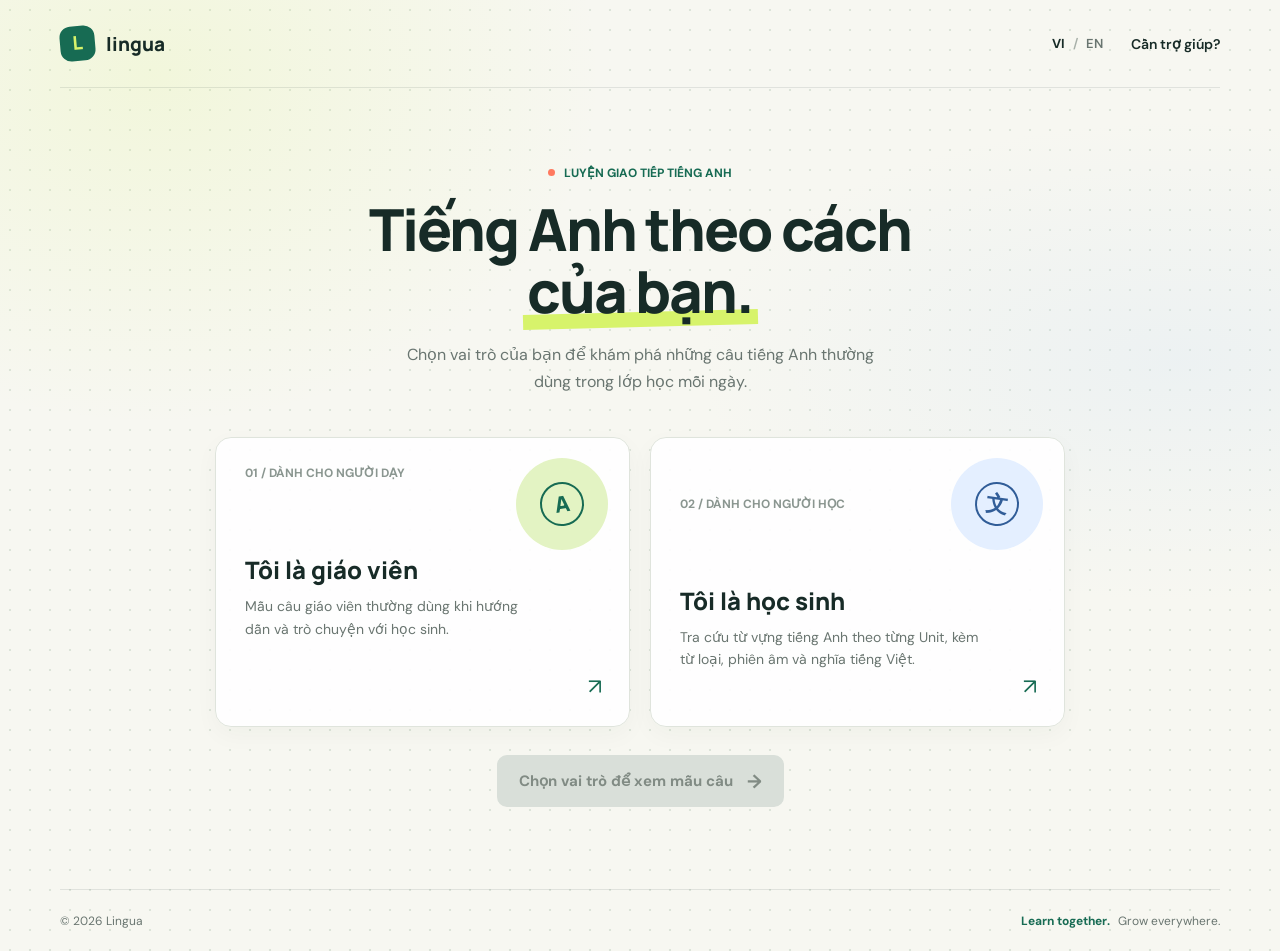
<file: index.html>
<!DOCTYPE html>
<html lang="vi">
<head>
  <meta charset="UTF-8">
  <meta name="viewport" content="width=device-width, initial-scale=1.0">
  <meta name="theme-color" content="#f7f7f1">
  <title>Lingua — Bắt đầu hành trình tiếng Anh</title>
  <link rel="preconnect" href="https://fonts.googleapis.com">
  <link rel="preconnect" href="https://fonts.gstatic.com" crossorigin>
  <link href="https://fonts.googleapis.com/css2?family=DM+Sans:wght@400;500;600;700&family=Manrope:wght@400;500;600;700;800&display=swap" rel="stylesheet">
  <style>
    :root {
      color-scheme: light;
      --paper: #f7f7f1;
      --ink: #172b27;
      --muted: #697570;
      --line: #dfe4dc;
      --green: #176b53;
      --green-dark: #10543f;
      --lime: #d7f36b;
      --coral: #ff795f;
      --blue: #bed8f8;
      --white: #fff;
      font-family: "DM Sans", sans-serif;
    }

    * { box-sizing: border-box; }

    body {
      min-width: 320px;
      min-height: 100vh;
      margin: 0;
      color: var(--ink);
      background-color: var(--paper);
      background-image: radial-gradient(#dce4d9 0.8px, transparent 0.8px);
      background-size: 20px 20px;
    }

    button, a { font: inherit; }
    button:focus-visible, a:focus-visible { outline: 3px solid var(--coral); outline-offset: 4px; }

    .page-shell {
      width: min(1160px, calc(100% - 64px));
      margin: 0 auto;
    }

    .topbar {
      height: 88px;
      display: flex;
      align-items: center;
      justify-content: space-between;
      border-bottom: 1px solid rgba(23, 43, 39, 0.1);
    }

    .brand {
      display: inline-flex;
      align-items: center;
      gap: 11px;
      color: var(--ink);
      text-decoration: none;
      font-family: "Manrope", sans-serif;
      font-size: 19px;
      font-weight: 800;
    }

    .brand-mark {
      width: 35px;
      height: 35px;
      display: grid;
      place-items: center;
      border-radius: 11px;
      background: var(--green);
      color: var(--lime);
      font-size: 19px;
      line-height: 1;
      transform: rotate(-5deg);
    }

    .topbar-right { display: flex; align-items: center; gap: 28px; }

    .language {
      color: var(--muted);
      font-size: 13px;
      font-weight: 600;
      letter-spacing: 0;
    }

    .language strong { color: var(--ink); }
    .language span { padding: 0 8px; color: #a8b0a9; }

    .help-link {
      color: var(--ink);
      text-decoration: none;
      font-size: 14px;
      font-weight: 600;
    }

    .main-content { padding: 72px 0 48px; }

    .intro {
      position: relative;
      max-width: 740px;
      margin: 0 auto 42px;
      text-align: center;
      animation: rise-in 650ms ease-out both;
    }

    .eyebrow {
      display: inline-flex;
      align-items: center;
      gap: 9px;
      margin: 0 0 17px;
      color: var(--green);
      font-size: 12px;
      font-weight: 700;
      letter-spacing: 0;
      text-transform: uppercase;
    }

    .eyebrow::before {
      width: 7px;
      height: 7px;
      border-radius: 50%;
      background: var(--coral);
      content: "";
    }

    h1 {
      margin: 0;
      font-family: "Manrope", sans-serif;
      font-size: clamp(36px, 5vw, 58px);
      font-weight: 800;
      line-height: 1.08;
      letter-spacing: 0;
    }

    h1 span {
      position: relative;
      z-index: 0;
      white-space: nowrap;
    }

    h1 span::after {
      position: absolute;
      z-index: -1;
      right: -4px;
      bottom: 3px;
      left: -4px;
      height: 15px;
      background: var(--lime);
      content: "";
      transform: rotate(-1.5deg);
    }

    .intro-copy {
      max-width: 470px;
      margin: 18px auto 0;
      color: var(--muted);
      font-size: 16px;
      line-height: 1.7;
    }

    .role-grid {
      display: grid;
      grid-template-columns: repeat(2, minmax(0, 1fr));
      gap: 20px;
      max-width: 850px;
      margin: 0 auto;
    }

    .role-card {
      position: relative;
      display: block;
      width: 100%;
      min-height: 290px;
      overflow: hidden;
      padding: 27px 29px 25px;
      border: 1px solid var(--line);
      border-radius: 8px;
      background: rgba(255, 255, 255, 0.88);
      color: var(--ink);
      font: inherit;
      text-align: left;
      text-decoration: none;
      cursor: pointer;
      transition: border-color 180ms ease, box-shadow 180ms ease, transform 180ms ease;
      animation: rise-in 650ms ease-out both;
    }

    .role-card:nth-child(2) { animation-delay: 100ms; }

    .role-card:hover {
      border-color: #a9cabb;
      box-shadow: 0 12px 30px rgba(23, 43, 39, 0.07);
      transform: translateY(-3px);
    }

    .role-card[aria-pressed="true"] {
      border: 2px solid var(--green);
      padding: 26px 28px 24px;
      box-shadow: 0 0 0 4px rgba(23, 107, 83, 0.09);
    }

    .role-art {
      position: absolute;
      top: 20px;
      right: 21px;
      width: 92px;
      height: 92px;
      display: grid;
      place-items: center;
      border-radius: 50%;
    }

    .teacher-art { background: #e3f3c3; }
    .student-art { background: #e4efff; }

    .art-sun {
      width: 44px;
      height: 44px;
      border: 2px solid var(--green);
      border-radius: 50%;
      color: var(--green);
      display: grid;
      place-items: center;
      font-family: "Manrope", sans-serif;
      font-size: 22px;
      font-weight: 800;
      transform: rotate(-9deg);
    }

    .student-art .art-sun {
      border-color: #315d98;
      color: #315d98;
      transform: rotate(8deg);
    }

    .role-number {
      display: block;
      margin-bottom: 72px;
      color: #8a9690;
      font-size: 12px;
      font-weight: 700;
    }

    .role-card h2 {
      margin: 0 0 9px;
      font-family: "Manrope", sans-serif;
      font-size: 24px;
      font-weight: 800;
      letter-spacing: 0;
    }

    .role-card p {
      max-width: 300px;
      margin: 0;
      color: var(--muted);
      font-size: 14px;
      line-height: 1.6;
    }

    .card-arrow {
      position: absolute;
      right: 27px;
      bottom: 25px;
      color: var(--green);
      font-size: 22px;
      transition: transform 180ms ease;
    }

    .role-card:hover .card-arrow { transform: translateX(4px); }

    .continue-area {
      display: flex;
      flex-direction: column;
      align-items: center;
      margin: 28px auto 0;
    }

    .continue-button {
      min-width: 240px;
      min-height: 52px;
      display: inline-flex;
      align-items: center;
      justify-content: center;
      gap: 14px;
      padding: 0 22px;
      border: 0;
      border-radius: 5px;
      background: var(--green);
      color: var(--white);
      font-size: 15px;
      font-weight: 700;
      cursor: pointer;
      transition: background 180ms ease, transform 180ms ease;
    }

    .continue-button:hover:not(:disabled) { background: var(--green-dark); transform: translateY(-2px); }

    .continue-button:disabled {
      background: #d9dfd9;
      color: #818b84;
      cursor: not-allowed;
    }

    .continue-button .arrow { font-size: 19px; line-height: 1; }

    .student-actions {
      display: flex;
      align-items: center;
      justify-content: center;
      gap: 12px;
    }

    .game-button {
      min-width: 150px;
      min-height: 52px;
      display: inline-flex;
      align-items: center;
      justify-content: center;
      gap: 10px;
      padding: 0 22px;
      border: 1px solid var(--green);
      border-radius: 5px;
      background: var(--white);
      color: var(--green-dark);
      font-size: 15px;
      font-weight: 700;
      text-decoration: none;
      transition: background 180ms ease, transform 180ms ease;
    }

    .game-button:hover { background: #edf5ef; transform: translateY(-2px); }
    .game-button[hidden] { display: none; }
    .game-button .arrow { font-size: 19px; line-height: 1; }

    .selection-message {
      min-height: 22px;
      margin: 12px 0 0;
      color: var(--green-dark);
      font-size: 13px;
      text-align: center;
    }

    .lesson-preview {
      max-width: 850px;
      margin: 44px auto 0;
      padding: 28px 0 12px;
      border-top: 1px solid var(--line);
      animation: rise-in 450ms ease-out both;
    }

    .lesson-heading { margin-bottom: 26px; }

    .lesson-heading .eyebrow { margin-bottom: 10px; }

    .lesson-heading h2 {
      margin: 0;
      font-family: "Manrope", sans-serif;
      font-size: 27px;
      font-weight: 800;
      letter-spacing: 0;
    }

    .lesson-description {
      margin: 8px 0 0;
      color: var(--muted);
      font-size: 14px;
      line-height: 1.6;
    }

    .lesson-groups {
      display: grid;
      grid-template-columns: repeat(2, minmax(0, 1fr));
      gap: 28px;
    }

    .lesson-group h3 {
      margin: 0;
      padding: 0 0 12px;
      border-bottom: 2px solid var(--green);
      color: var(--green-dark);
      font-size: 13px;
      font-weight: 700;
    }

    .phrase-list { margin: 0; padding: 0; list-style: none; }

    .phrase-row {
      display: grid;
      gap: 5px;
      padding: 14px 0;
      border-bottom: 1px solid var(--line);
    }

    .phrase-english { font-size: 14px; font-weight: 700; }
    .phrase-vietnamese { color: var(--muted); font-size: 13px; line-height: 1.5; }

    [hidden] { display: none !important; }

    .footer {
      min-height: 62px;
      display: flex;
      align-items: center;
      justify-content: space-between;
      border-top: 1px solid rgba(23, 43, 39, 0.1);
      color: var(--muted);
      font-size: 12px;
    }

    .footer-note { display: flex; align-items: center; gap: 8px; }
    .footer-note strong { color: var(--green); font-weight: 700; }

    @keyframes rise-in {
      from { opacity: 0; transform: translateY(12px); }
      to { opacity: 1; transform: translateY(0); }
    }

    @media (max-width: 640px) {
      .page-shell { width: min(100% - 36px, 460px); }
      .topbar { height: 72px; }
      .topbar-right { gap: 16px; }
      .help-link { font-size: 13px; }
      .main-content { padding: 51px 0 38px; }
      .intro { margin-bottom: 30px; }
      .intro-copy { max-width: 350px; font-size: 15px; }
      .role-grid { grid-template-columns: 1fr; gap: 13px; }
      .role-card { min-height: 220px; padding: 22px 23px; }
      .role-card[aria-pressed="true"] { padding: 21px 22px; }
      .role-number { margin-bottom: 38px; }
      .role-art { top: 16px; right: 17px; width: 75px; height: 75px; }
      .art-sun { width: 38px; height: 38px; font-size: 19px; }
      .role-card h2 { font-size: 21px; }
      .role-card p { max-width: 260px; padding-right: 5px; }
      .continue-area { margin-top: 20px; }
      .student-actions { width: 100%; flex-direction: column; }
      .continue-button, .game-button { width: 100%; }
      .lesson-preview { margin-top: 34px; padding-top: 23px; }
      .lesson-heading h2 { font-size: 23px; }
      .lesson-groups { grid-template-columns: 1fr; gap: 24px; }
      .footer { min-height: 58px; font-size: 11px; }
    }

    @media (prefers-reduced-motion: reduce) {
      *, *::before, *::after { animation-duration: 0.01ms !important; transition-duration: 0.01ms !important; }
    }
  </style>
  <link rel="stylesheet" href="shared.css">
</head>
<body>
  <div class="page-shell">
    <header class="topbar">
      <a class="brand" href="#top" aria-label="Lingua, trang chủ">
        <span class="brand-mark" aria-hidden="true">L</span>
        <span>lingua</span>
      </a>
      <div class="topbar-right">
        <span class="language" aria-label="Ngôn ngữ: Tiếng Việt"><strong>VI</strong><span>/</span>EN</span>
        <a class="help-link" href="mailto:hello@lingua.example">Cần trợ giúp?</a>
      </div>
    </header>

    <main class="main-content" id="top">
      <section class="intro" aria-labelledby="page-title">
        <p class="eyebrow">Luyện giao tiếp tiếng Anh</p>
        <h1 id="page-title">Tiếng Anh theo cách <span>của bạn.</span></h1>
        <p class="intro-copy">Chọn vai trò của bạn để khám phá những câu tiếng Anh thường dùng trong lớp học mỗi ngày.</p>
      </section>

      <section class="role-grid" aria-label="Chọn vai trò của bạn">
        <a class="role-card" href="teacher.html">
          <span class="role-art teacher-art" aria-hidden="true"><span class="art-sun">A</span></span>
          <span class="role-number">01 / DÀNH CHO NGƯỜI DẠY</span>
          <h2>Tôi là giáo viên</h2>
          <p>Mẫu câu giáo viên thường dùng khi hướng dẫn và trò chuyện với học sinh.</p>
          <span class="card-arrow" aria-hidden="true">↗</span>
        </a>

        <button class="role-card" type="button" data-role="student" aria-pressed="false">
          <span class="role-art student-art" aria-hidden="true"><span class="art-sun">文</span></span>
          <span class="role-number">02 / DÀNH CHO NGƯỜI HỌC</span>
          <h2>Tôi là học sinh</h2>
          <p>Tra cứu từ vựng tiếng Anh theo từng Unit, kèm từ loại, phiên âm và nghĩa tiếng Việt.</p>
          <span class="card-arrow" aria-hidden="true">↗</span>
        </button>
      </section>

      <div class="continue-area">
        <div class="student-actions">
          <button class="continue-button" id="continue-button" type="button" disabled>
            <span id="continue-label">Chọn vai trò để xem mẫu câu</span>
            <span class="arrow" aria-hidden="true">→</span>
          </button>
          <a class="game-button" id="game-button" href="https://fenrysargyle.github.io/english-rush/" hidden>
            <span>Trò chơi</span>
            <span class="arrow" aria-hidden="true">↗</span>
          </a>
        </div>
        <p class="selection-message" id="selection-message" aria-live="polite"></p>
      </div>

      <section class="lesson-preview" id="lesson-preview" aria-labelledby="lesson-title" hidden>
        <div class="lesson-heading">
          <p class="eyebrow">Mẫu câu giao tiếp</p>
          <h2 id="lesson-title"></h2>
          <p class="lesson-description" id="lesson-description"></p>
        </div>
        <div class="lesson-groups" id="lesson-groups"></div>
      </section>
    </main>

    <footer class="footer">
      <span>© 2026 Lingua</span>
      <span class="footer-note"><strong>Learn together.</strong> Grow everywhere.</span>
    </footer>
  </div>

  <script>
    const roleCards = document.querySelectorAll('.role-card[data-role="student"]');
    const continueButton = document.querySelector("#continue-button");
    const continueLabel = document.querySelector("#continue-label");
    const gameButton = document.querySelector("#game-button");
    const selectionMessage = document.querySelector("#selection-message");
    const lessonPreview = document.querySelector("#lesson-preview");
    const lessonTitle = document.querySelector("#lesson-title");
    const lessonDescription = document.querySelector("#lesson-description");
    const lessonGroups = document.querySelector("#lesson-groups");
    let selectedRole = null;

    const lessons = {
      teacher: {
        title: "Tiếng Anh giao tiếp dành cho giáo viên",
        description: "Mẫu câu dùng trong các tình huống thường gặp: chào lớp, điểm danh, hướng dẫn hoạt động và kết thúc buổi học.",
        groups: [
          {
            title: "CHÀO HỎI VÀ ỔN ĐỊNH LỚP",
            phrases: [
              ["Good morning, class!", "Chào buổi sáng cả lớp!"],
              ["How are you today?", "Hôm nay các em thế nào?"],
              ["Sit down, please.", "Mời các em ngồi xuống."],
              ["Stand up, please.", "Mời các em đứng lên."],
              ["Please settle down and get ready to start.", "Các em ổn định chỗ ngồi và chuẩn bị bắt đầu nhé."]
            ]
          },
          {
            title: "ĐIỂM DANH VÀ TRỰC NHẬT",
            phrases: [
              ["Who is absent today?", "Hôm nay bạn nào vắng mặt?"],
              ["Is everyone here today?", "Hôm nay các em có mặt đầy đủ không?"],
              ["Hoa is absent today.", "Hôm nay Hoa vắng mặt."],
              ["Hoa and Lan are absent today.", "Hôm nay Hoa và Lan vắng mặt."],
              ["Nobody is absent today.", "Hôm nay không có bạn nào vắng mặt."],
              ["Who is on duty today?", "Hôm nay bàn nào trực nhật?"]
            ]
          },
          {
            title: "HỎI NGÀY THÁNG",
            phrases: [
              ["What is the date today?", "Hôm nay là ngày bao nhiêu?"],
              ["What day is it today?", "Hôm nay là thứ mấy?"],
              ["Today is Tuesday, March 23rd.", "Hôm nay là thứ Ba, ngày 23 tháng 3."]
            ]
          },
          {
            title: "BẮT ĐẦU BÀI HỌC",
            phrases: [
              ["Is everybody ready to start?", "Các em đã sẵn sàng bắt đầu chưa?"],
              ["I think we can start now.", "Thầy/cô nghĩ chúng ta có thể bắt đầu rồi."],
              ["Let's start now.", "Chúng ta bắt đầu nhé."],
              ["I'm waiting for everyone to be quiet.", "Thầy/cô đang chờ cả lớp giữ trật tự."],
              ["Hurry up so that we can start the lesson.", "Các em nhanh lên để chúng ta bắt đầu bài học nhé."]
            ]
          },
          {
            title: "SÁCH VỞ VÀ BÀI TẬP",
            phrases: [
              ["Please take out your books.", "Các em lấy sách ra nhé."],
              ["Open your books to page 10.", "Mở sách đến trang 10 nhé."],
              ["Turn to page 10, please.", "Các em mở đến trang 10 nhé."],
              ["Close your books, please.", "Các em đóng sách lại nhé."],
              ["Look at exercise 1 on page 10.", "Nhìn vào bài tập 1 ở trang 10 nhé."],
              ["Let's look at the dialogue on page 10.", "Cùng xem đoạn hội thoại ở trang 10 nhé."],
              ["Try exercise 1, please.", "Các em thử làm bài tập 1 nhé."],
              ["You can leave out question 1.", "Các em có thể bỏ qua câu 1."],
              ["There is no need to translate everything.", "Không cần dịch tất cả mọi thứ đâu."]
            ]
          },
          {
            title: "HƯỚNG DẪN HOẠT ĐỘNG",
            phrases: [
              ["Work in pairs, please.", "Các em làm việc theo cặp nhé."],
              ["Work with the person next to you.", "Các em làm việc cùng bạn bên cạnh nhé."],
              ["Get into groups of four.", "Các em chia thành nhóm bốn người nhé."],
              ["Discuss it with your partner.", "Hãy thảo luận với bạn cùng cặp nhé."],
              ["Let's read the text aloud.", "Chúng ta cùng đọc to bài đọc nhé."],
              ["Listen and repeat after me.", "Hãy nghe và nhắc lại theo thầy/cô."],
              ["Time's up. Please stop working.", "Hết giờ rồi. Các em dừng làm bài nhé."],
              ["Put your pens down, please.", "Các em đặt bút xuống nhé."],
              ["Let's take a short break.", "Chúng ta nghỉ giải lao một lát nhé."]
            ]
          },
          {
            title: "ĐẶT CÂU HỎI VÀ GỌI TRẢ LỜI",
            phrases: [
              ["Does anyone have a question?", "Có bạn nào có câu hỏi không?"],
              ["Do you understand everything?", "Các em đã hiểu hết chưa?"],
              ["Can everyone see the board?", "Cả lớp nhìn rõ bảng không?"],
              ["Raise your hand if you know the answer.", "Bạn nào biết câu trả lời thì giơ tay nhé."],
              ["You answer this one, Mai.", "Mai, em trả lời câu này nhé."],
              ["Would someone like to answer?", "Có bạn nào muốn trả lời không?"],
              ["Do you agree with your classmate?", "Em có đồng ý với bạn không?"],
              ["Are you sure?", "Em chắc chắn chứ?"],
              ["Would you like to write your answer on the board?", "Em có muốn lên bảng viết câu trả lời không?"],
              ["Could you repeat what you just said?", "Em có thể nhắc lại điều vừa nói không?"]
            ]
          },
          {
            title: "TỪ VỰNG VÀ PHÁT ÂM",
            phrases: [
              ["What does this word mean?", "Từ này có nghĩa là gì?"],
              ["How do you spell this word?", "Từ này được đánh vần như thế nào?"],
              ["How do you pronounce this word?", "Từ này được phát âm như thế nào?"],
              ["Where is the stress in this word?", "Trọng âm của từ này nằm ở đâu?"],
              ["How do you say this in English?", "Từ này nói bằng tiếng Anh như thế nào?"],
              ["Let's translate these sentences together.", "Chúng ta cùng dịch những câu này nhé."]
            ]
          },
          {
            title: "NHẮC NHỞ VÀ GIỮ AN TOÀN",
            phrases: [
              ["Please be careful.", "Các em hãy cẩn thận nhé."],
              ["Watch your step.", "Các em chú ý bước chân nhé."],
              ["Please don't talk during the lesson.", "Các em đừng nói chuyện trong giờ học nhé."],
              ["Please don't open your books yet.", "Các em khoan mở sách nhé."],
              ["Please keep quiet for a moment.", "Các em giữ yên lặng một lát nhé."]
            ]
          },
          {
            title: "LÀM VIỆC TRÊN BẢNG",
            phrases: [
              ["Come to the board, please.", "Em lên bảng nhé."],
              ["Write the word on the board, please.", "Em viết từ này lên bảng nhé."],
              ["Take a piece of chalk and write the sentence.", "Em lấy viên phấn và viết câu lên bảng nhé."],
              ["Everyone, look at the board, please.", "Cả lớp nhìn lên bảng nhé."],
              ["Are these sentences on the board correct?", "Những câu trên bảng có đúng không?"],
              ["Is there anything wrong with sentence 1?", "Câu số 1 có chỗ nào sai không?"]
            ]
          },
          {
            title: "YÊU CẦU VÀ GIÚP ĐỠ",
            phrases: [
              ["Can you give me a hand, please?", "Em giúp thầy/cô một tay được không?"],
              ["Could you do me a favor?", "Em giúp thầy/cô một việc được không?"],
              ["Could you speak a little louder, please?", "Em nói to hơn một chút được không?"],
              ["Just a minute, please.", "Chờ thầy/cô một chút nhé."],
              ["Excuse me, may I speak with you for a minute?", "Thầy/cô có thể trao đổi với em một chút không?"]
            ]
          },
          {
            title: "SỬA LỖI VÀ XIN LỖI",
            phrases: [
              ["That's nearly right. Try again.", "Gần đúng rồi. Em thử lại nhé."],
              ["Not quite. Would someone else like to try?", "Chưa hoàn toàn đúng. Bạn nào khác muốn thử không?"],
              ["Take your time. There's no rush.", "Cứ từ từ nhé, không cần vội."],
              ["I made a mistake on the board.", "Thầy/cô đã viết nhầm trên bảng."],
              ["I'm sorry, I didn't notice that.", "Thầy/cô xin lỗi, thầy/cô đã không để ý điều đó."]
            ]
          },
          {
            title: "KẾT THÚC BUỔI HỌC",
            phrases: [
              ["It's almost time to stop.", "Sắp hết giờ học rồi."],
              ["We'll have to stop here for today.", "Hôm nay chúng ta dừng ở đây nhé."],
              ["We'll finish this next time.", "Chúng ta sẽ hoàn thành phần này vào buổi sau."],
              ["We'll continue this chapter next time.", "Buổi sau chúng ta sẽ học tiếp chương này."],
              ["Please review this lesson for Monday.", "Các em ôn lại bài này để chuẩn bị cho thứ Hai nhé."],
              ["Remember to do your homework.", "Các em nhớ làm bài tập về nhà nhé."],
              ["There will be a test next Monday.", "Thứ Hai tuần sau chúng ta sẽ có bài kiểm tra."],
              ["See you on Monday. Have a good weekend!", "Hẹn gặp lại các em vào thứ Hai. Chúc các em cuối tuần vui vẻ!"]
            ]
          }
        ]
      },
      student: {
        title: "Tiếng Anh giao tiếp dành cho học sinh",
        description: "Mẫu câu để trò chuyện với bạn cùng lớp và tự tin trao đổi với giáo viên trong ngày học.",
        groups: [
          {
            title: "NÓI CHUYỆN VỚI BẠN",
            phrases: [
              ["Would you like to work together?", "Bạn muốn làm bài cùng mình không?"],
              ["What did you get for number three?", "Câu số 3 bạn làm ra đáp án gì?"],
              ["Can I borrow your notes?", "Mình mượn vở ghi của bạn được không?"],
              ["Let's practice English together.", "Cùng luyện tiếng Anh nhé."]
            ]
          },
          {
            title: "NÓI CHUYỆN VỚI GIÁO VIÊN",
            phrases: [
              ["Could you explain that again, please?", "Thầy/cô có thể giải thích lại được không ạ?"],
              ["How do you spell this word?", "Từ này đánh vần như thế nào ạ?"],
              ["May I ask a question?", "Em có thể hỏi một câu được không ạ?"],
              ["I don't understand this part.", "Em chưa hiểu phần này ạ."]
            ]
          }
        ]
      }
    };

    function showLesson(role) {
      const lesson = lessons[role];
      lessonTitle.textContent = lesson.title;
      lessonDescription.textContent = lesson.description;
      lessonGroups.replaceChildren(...lesson.groups.map((group) => {
        const section = document.createElement("section");
        section.className = "lesson-group";
        const heading = document.createElement("h3");
        heading.textContent = group.title;
        const list = document.createElement("ul");
        list.className = "phrase-list";

        group.phrases.forEach(([english, vietnamese]) => {
          const row = document.createElement("li");
          row.className = "phrase-row";
          const englishText = document.createElement("span");
          englishText.className = "phrase-english";
          englishText.textContent = english;
          const vietnameseText = document.createElement("span");
          vietnameseText.className = "phrase-vietnamese";
          vietnameseText.textContent = vietnamese;
          row.append(englishText, vietnameseText);
          list.append(row);
        });

        section.append(heading, list);
        return section;
      }));
      lessonPreview.hidden = false;
      lessonPreview.scrollIntoView({ behavior: "smooth", block: "start" });
    }

    roleCards.forEach((card) => {
      card.addEventListener("click", () => {
        selectedRole = card.dataset.role;
        roleCards.forEach((item) => item.setAttribute("aria-pressed", String(item === card)));
        continueButton.disabled = false;
        continueLabel.textContent = "Mở trang từ vựng";
        gameButton.hidden = false;
        selectionMessage.textContent = "";
        lessonPreview.hidden = true;
      });
    });

    continueButton.addEventListener("click", () => {
      if (!selectedRole) return;
      window.location.href = "student.html";
    });
  </script>
</body>
</html>
</file>
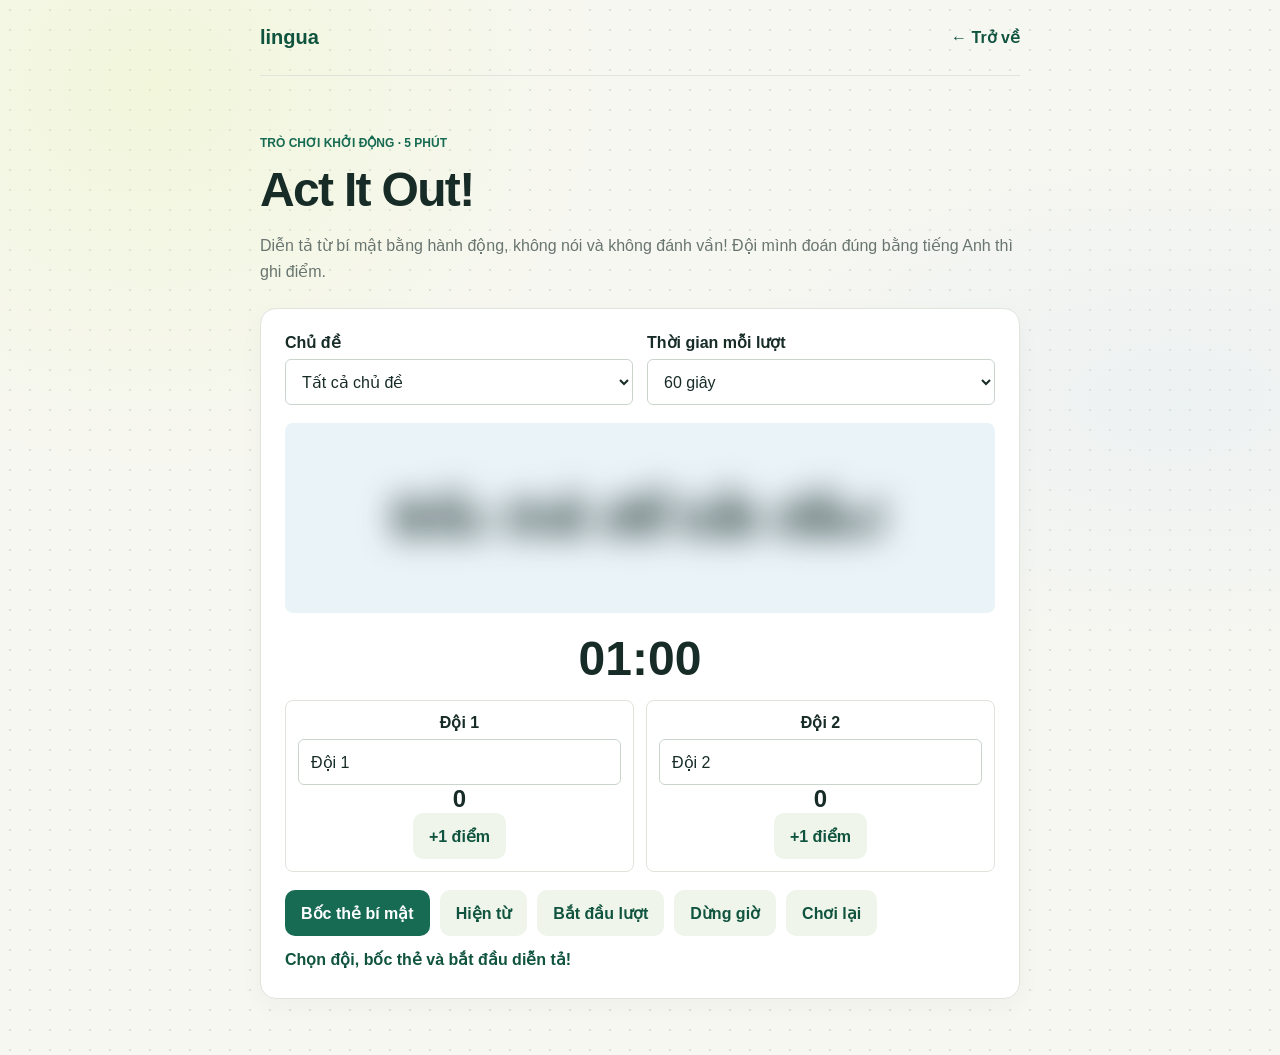
<file: act-it-out.html>
<!DOCTYPE html>
<html lang="vi">
<head>
  <meta charset="UTF-8">
  <meta name="viewport" content="width=device-width, initial-scale=1">
  <meta name="theme-color" content="#f7f7f1">
  <title>Act It Out! — Lingua</title>
  <style>
    :root { color-scheme:light; --paper:#f7f7f1; --ink:#172b27; --muted:#697570; --line:#dfe4dc; --green:#176b53; --dark:#10543f; --white:#fff; font-family:"Segoe UI",Arial,sans-serif; }
    * { box-sizing:border-box; } body { min-width:320px; min-height:100vh; margin:0; color:var(--ink); background:var(--paper); }
    a,button,select,input { font:inherit; } :focus-visible { outline:3px solid #ff795f; outline-offset:3px; }
    .shell { width:min(760px,calc(100% - 36px)); margin:auto; }
    header { height:76px; display:flex; align-items:center; justify-content:space-between; border-bottom:1px solid var(--line); }
    .brand,.back { color:var(--dark); font-weight:700; text-decoration:none; } .brand { font-size:20px; font-weight:800; }
    main { padding:48px 0 56px; } .eyebrow { color:var(--green); font-size:12px; font-weight:700; text-transform:uppercase; }
    h1 { margin:8px 0 10px; font-size:clamp(34px,7vw,48px); } .intro,.muted { color:var(--muted); line-height:1.6; }
    .card { margin-top:24px; padding:24px; border:1px solid var(--line); border-radius:10px; background:var(--white); }
    .settings { display:grid; grid-template-columns:1fr 1fr; gap:14px; } label { display:block; margin-bottom:7px; font-weight:700; }
    select,input { width:100%; min-height:46px; padding:0 12px; border:1px solid #cbd5cc; border-radius:6px; background:white; color:var(--ink); }
    .word-card { min-height:190px; display:grid; place-items:center; margin:18px 0; padding:20px; border-radius:8px; background:#eaf3f8; text-align:center; }
    .word { font-size:clamp(32px,8vw,52px); font-weight:800; } .word.is-hidden { filter:blur(16px); user-select:none; }
    .clock { margin:0 0 14px; text-align:center; font-variant-numeric:tabular-nums; font-size:48px; font-weight:800; }
    .scoreboard { display:grid; grid-template-columns:1fr 1fr; gap:12px; margin-bottom:18px; }
    .team { padding:12px; border:1px solid var(--line); border-radius:8px; text-align:center; } .team strong { display:block; font-size:24px; }
    .actions { display:flex; flex-wrap:wrap; gap:10px; }
    button { min-height:46px; padding:0 16px; border:0; border-radius:6px; background:var(--green); color:white; font-weight:700; cursor:pointer; }
    button.secondary { background:#eff5eb; color:var(--dark); } .status { min-height:24px; margin:14px 0 0; color:var(--dark); font-weight:700; }
    @media(max-width:520px) { .card { padding:18px; } .settings { grid-template-columns:1fr; } .actions button { flex:1 1 40%; } }
  </style>
  <link rel="stylesheet" href="shared.css">
</head>
<body>
  <div class="shell">
    <header><a class="brand" href="index.html">lingua</a><a class="back" href="teacher.html">← Trở về</a></header>
    <main>
      <p class="eyebrow">Trò chơi khởi động · 5 phút</p>
      <h1>Act It Out!</h1>
      <p class="intro">Diễn tả từ bí mật bằng hành động, không nói và không đánh vần! Đội mình đoán đúng bằng tiếng Anh thì ghi điểm.</p>
      <section class="card" aria-label="Trò chơi diễn tả đoán từ">
        <div class="settings">
          <div>
            <label for="category">Chủ đề</label>
            <select id="category">
              <option value="all">Tất cả chủ đề</option>
              <option value="animals">Động vật</option>
              <option value="actions">Hành động</option>
              <option value="feelings">Cảm xúc</option>
              <option value="jobs">Nghề nghiệp</option>
            </select>
          </div>
          <div>
            <label for="round-time">Thời gian mỗi lượt</label>
            <select id="round-time">
              <option value="30">30 giây</option>
              <option value="60" selected>60 giây</option>
              <option value="90">90 giây</option>
            </select>
          </div>
        </div>
        <div class="word-card"><span class="word is-hidden" id="word" aria-live="polite">Bốc thẻ để bắt đầu!</span></div>
        <p class="muted" id="progress" aria-live="polite"></p>
        <p class="clock" id="clock" aria-live="polite">01:00</p>
        <div class="scoreboard" aria-label="Điểm số">
          <div class="team"><label for="team-one-name">Đội 1</label><input id="team-one-name" value="Đội 1"><strong id="team-one-score">0</strong><button class="secondary score-button" data-team="one" type="button">+1 điểm</button></div>
          <div class="team"><label for="team-two-name">Đội 2</label><input id="team-two-name" value="Đội 2"><strong id="team-two-score">0</strong><button class="secondary score-button" data-team="two" type="button">+1 điểm</button></div>
        </div>
        <div class="actions">
          <button id="draw" type="button">Bốc thẻ bí mật</button>
          <button class="secondary" id="toggle" type="button">Hiện từ</button>
          <button class="secondary" id="start" type="button">Bắt đầu lượt</button>
          <button class="secondary" id="stop" type="button">Dừng giờ</button>
          <button class="secondary" id="reset" type="button">Chơi lại</button>
        </div>
        <p class="status" id="status" role="status">Chọn đội, bốc thẻ và bắt đầu diễn tả!</p>
      </section>
    </main>
  </div>
  <script>
    const deck = {
      animals: ["a cat", "a dog", "a monkey", "an elephant", "a rabbit", "a penguin", "a snake", "a frog", "a fish", "a bird", "a lion", "a kangaroo", "a turtle", "a chicken", "a butterfly"],
      actions: ["brushing your teeth", "swimming", "dancing", "sleeping", "running", "cooking", "singing", "reading a book", "riding a bike", "playing football", "taking a photo", "flying a kite", "walking a dog", "making a cake", "washing the dishes", "climbing a tree", "playing the piano", "catching a ball", "building a snowman", "driving a car"],
      feelings: ["happy", "sad", "angry", "sleepy", "surprised", "scared", "excited", "cold", "hot", "sick", "confused", "bored"],
      jobs: ["a teacher", "a doctor", "a chef", "a firefighter", "a singer", "a soccer player", "a dancer", "a police officer", "a farmer", "a dentist", "a painter", "a photographer"]
    };
    const word = document.querySelector("#word");
    const category = document.querySelector("#category");
    const roundTime = document.querySelector("#round-time");
    const clock = document.querySelector("#clock");
    const progress = document.querySelector("#progress");
    const status = document.querySelector("#status");
    const scores = { one: 0, two: 0 };
    const bags = new Map();
    let currentWord = "";
    let hidden = true;
    let remaining = 60;
    let timerId = null;
    function formatTime(seconds) {
      return `${String(Math.floor(seconds / 60)).padStart(2, "0")}:${String(seconds % 60).padStart(2, "0")}`;
    }
    function getWords(key) {
      return key === "all" ? Object.values(deck).flat() : deck[key];
    }
    function refillBag(key, previous = "") {
      const words = [...getWords(key)];
      for (let i = words.length - 1; i > 0; i -= 1) {
        const j = Math.floor(Math.random() * (i + 1));
        [words[i], words[j]] = [words[j], words[i]];
      }
      if (words.length > 1 && words[words.length - 1] === previous) {
        [words[words.length - 1], words[0]] = [words[0], words[words.length - 1]];
      }
      bags.set(key, { words, used: 0 });
    }
    function drawCard() {
      const key = category.value;
      let bag = bags.get(key);
      let reshuffled = false;
      if (!bag || bag.used === bag.words.length) {
        refillBag(key, currentWord);
        bag = bags.get(key);
        reshuffled = Boolean(currentWord);
      }
      currentWord = bag.words[bag.used++];
      hidden = true;
      word.textContent = currentWord;
      word.classList.add("is-hidden");
      document.querySelector("#toggle").textContent = "Hiện từ";
      progress.textContent = `${bag.used} / ${bag.words.length} thẻ trong bộ hiện tại`;
      status.textContent = reshuffled ? "Hết bộ thẻ rồi! Đã xáo bộ mới, chơi tiếp nhé." : "Chỉ cho người diễn xem từ bí mật!";
    }
    function stopTimer(message) {
      if (timerId !== null) window.clearInterval(timerId);
      timerId = null;
      status.textContent = message;
    }
    document.querySelector("#draw").addEventListener("click", drawCard);
    category.addEventListener("change", () => {
      currentWord = "";
      word.textContent = "Bốc thẻ để bắt đầu!";
      word.classList.add("is-hidden");
      progress.textContent = "";
      document.querySelector("#toggle").textContent = "Hiện từ";
      status.textContent = "Đã đổi chủ đề. Bốc thẻ mới nhé!";
    });
    document.querySelector("#toggle").addEventListener("click", (event) => {
      if (!currentWord) {
        status.textContent = "Hãy bốc thẻ trước nhé.";
        return;
      }
      hidden = !hidden;
      word.classList.toggle("is-hidden", hidden);
      event.currentTarget.textContent = hidden ? "Hiện từ" : "Che từ";
    });
    document.querySelector("#start").addEventListener("click", () => {
      if (timerId !== null) return;
      if (!currentWord) {
        status.textContent = "Hãy bốc thẻ trước khi bắt đầu lượt.";
        return;
      }
      remaining = Number(roundTime.value);
      clock.textContent = formatTime(remaining);
      status.textContent = "Bắt đầu diễn tả! Không nói nhé!";
      timerId = window.setInterval(() => {
        remaining -= 1;
        clock.textContent = formatTime(remaining);
        if (remaining <= 0) stopTimer("Hết giờ! Đổi đội thôi!");
      }, 1000);
    });
    roundTime.addEventListener("change", () => {
      if (timerId === null) {
        remaining = Number(roundTime.value);
        clock.textContent = formatTime(remaining);
      }
    });
    document.querySelector("#stop").addEventListener("click", () => {
      if (timerId !== null) stopTimer("Đã dừng đồng hồ.");
    });
    document.querySelectorAll(".score-button").forEach((button) => {
      button.addEventListener("click", () => {
        const team = button.dataset.team;
        scores[team] += 1;
        document.querySelector(`#team-${team}-score`).textContent = scores[team];
        status.textContent = `${document.querySelector(`#team-${team}-name`).value || `Đội ${team === "one" ? "1" : "2"}`} được 1 điểm!`;
      });
    });
    document.querySelector("#reset").addEventListener("click", () => {
      if (timerId !== null) window.clearInterval(timerId);
      timerId = null;
      scores.one = 0;
      scores.two = 0;
      document.querySelector("#team-one-score").textContent = "0";
      document.querySelector("#team-two-score").textContent = "0";
      bags.clear();
      currentWord = "";
      hidden = true;
      remaining = Number(roundTime.value);
      clock.textContent = formatTime(remaining);
      word.textContent = "Bốc thẻ để bắt đầu!";
      word.classList.add("is-hidden");
      progress.textContent = "";
      document.querySelector("#toggle").textContent = "Hiện từ";
      status.textContent = "Đã bắt đầu ván mới!";
    });
  </script>
</body>
</html>
</file>
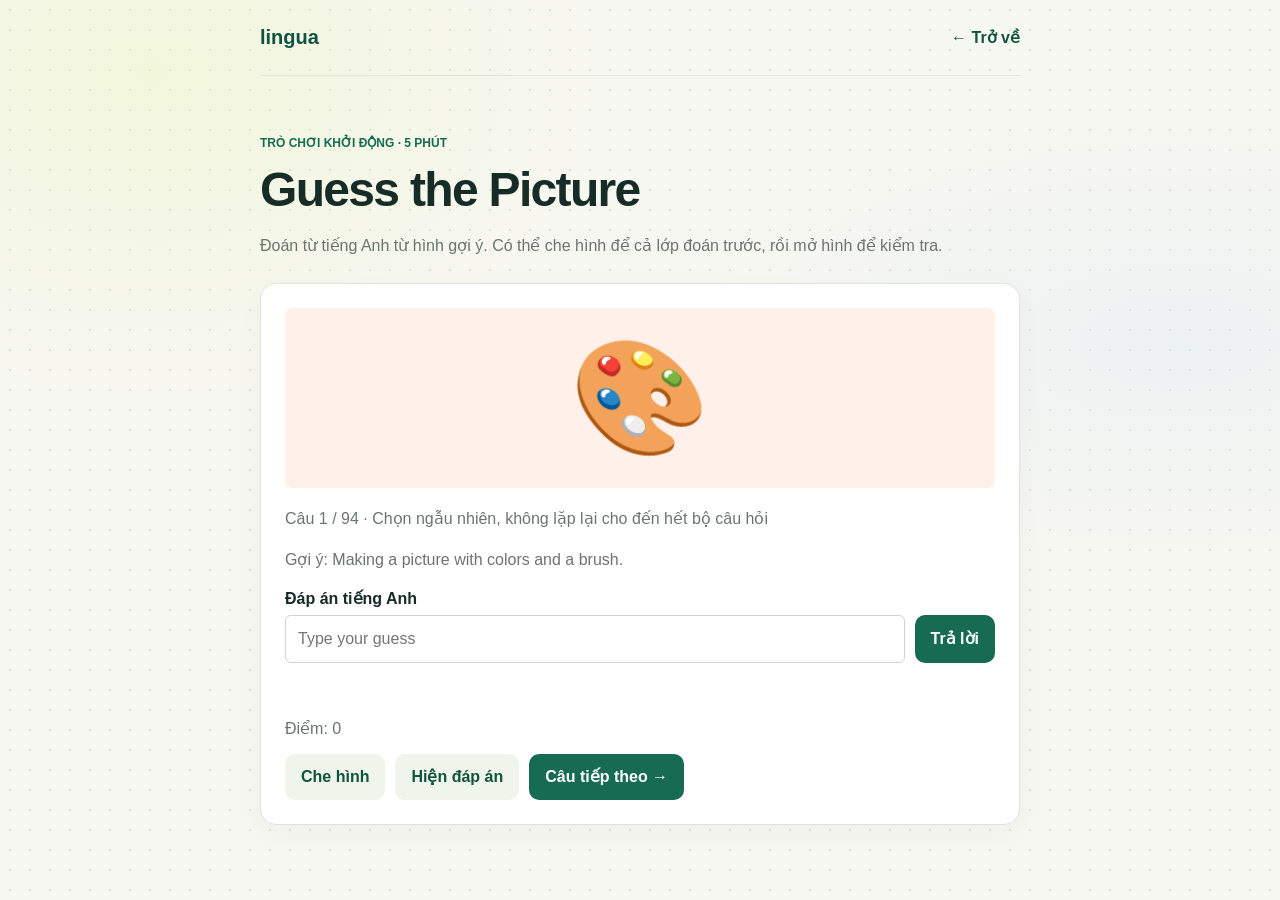
<file: guess-the-picture.html>
<!DOCTYPE html>
<html lang="vi">
<head>
  <meta charset="UTF-8">
  <meta name="viewport" content="width=device-width, initial-scale=1">
  <meta name="theme-color" content="#f7f7f1">
  <title>Guess the Picture — Lingua</title>
  <style>
    :root { color-scheme:light; --paper:#f7f7f1; --ink:#172b27; --muted:#697570; --line:#dfe4dc; --green:#176b53; --dark:#10543f; --white:#fff; font-family:"Segoe UI",Arial,sans-serif; }
    * { box-sizing:border-box; } body { min-width:320px; min-height:100vh; margin:0; color:var(--ink); background:var(--paper); } a,button,input { font:inherit; } :focus-visible { outline:3px solid #ff795f; outline-offset:3px; }
    .shell { width:min(760px,calc(100% - 36px)); margin:auto; } header { height:76px; display:flex; align-items:center; justify-content:space-between; border-bottom:1px solid var(--line); }
    .brand,.back { color:var(--dark); font-weight:700; text-decoration:none; } .brand { font-size:20px; font-weight:800; } main { padding:48px 0 56px; }
    .eyebrow { color:var(--green); font-size:12px; font-weight:700; text-transform:uppercase; } h1 { margin:8px 0 10px; font-size:clamp(34px,7vw,48px); }
    .intro,.muted { color:var(--muted); line-height:1.6; } .card { margin-top:24px; padding:24px; border:1px solid var(--line); border-radius:10px; background:var(--white); }
    .picture { min-height:180px; display:grid; place-items:center; margin-bottom:18px; border-radius:8px; background:#fff0e9; font-size:clamp(64px,18vw,112px); }
    .picture.hidden { color:transparent; user-select:none; } label { display:block; margin-bottom:7px; font-weight:700; } .row { display:flex; gap:10px; }
    input { flex:1; min-width:0; min-height:48px; padding:0 12px; border:1px solid #cbd5cc; border-radius:6px; } button { min-height:46px; padding:0 16px; border:0; border-radius:6px; background:var(--green); color:white; font-weight:700; cursor:pointer; }
    button.secondary { background:#eff5eb; color:var(--dark); } .actions { display:flex; flex-wrap:wrap; gap:10px; margin-top:15px; }
    .feedback { min-height:26px; margin:14px 0 0; font-weight:700; } .feedback.error { color:#b33d2c; } .score { color:var(--muted); }
    @media(max-width:520px) { .row { flex-direction:column; } .card { padding:18px; } }
  </style>
  <link rel="stylesheet" href="shared.css">
</head>
<body>
  <div class="shell">
    <header><a class="brand" href="index.html">lingua</a><a class="back" href="teacher.html">← Trở về</a></header>
    <main>
      <p class="eyebrow">Trò chơi khởi động · 5 phút</p>
      <h1>Guess the Picture</h1>
      <p class="intro">Đoán từ tiếng Anh từ hình gợi ý. Có thể che hình để cả lớp đoán trước, rồi mở hình để kiểm tra.</p>
      <section class="card" aria-label="Trò chơi đoán hình">
        <div class="picture" id="picture" role="img" aria-label="Hình gợi ý">🐘</div>
        <p class="muted" id="round-progress" aria-live="polite"></p>
        <p class="muted" id="hint">Gợi ý: An animal with a very long nose.</p>
        <form id="guess-form">
          <label for="guess-input">Đáp án tiếng Anh</label>
          <div class="row"><input id="guess-input" autocomplete="off" required placeholder="Type your guess"><button type="submit">Trả lời</button></div>
        </form>
        <p class="feedback" id="feedback" role="status"></p>
        <p class="score" id="score" aria-live="polite">Điểm: 0</p>
        <div class="actions">
          <button class="secondary" id="toggle-picture" type="button">Che hình</button>
          <button class="secondary" id="show-answer" type="button">Hiện đáp án</button>
          <button id="next" type="button">Câu tiếp theo →</button>
        </div>
      </section>
    </main>
  </div>
  <script>
    const rounds = [
      { word: "elephant", picture: "🐘", hint: "An animal with a very long nose." },
      { word: "rainbow", picture: "🌈", hint: "You may see this in the sky after rain." },
      { word: "bicycle", picture: "🚲", hint: "A vehicle with two wheels." },
      { word: "sunflower", picture: "🌻", hint: "A tall yellow flower that turns toward the sun." },
      { word: "pizza", picture: "🍕", hint: "A round Italian dish with cheese." },
      { word: "butterfly", picture: "🦋", hint: "An insect with colorful wings." },
      { word: "guitar", picture: "🎸", hint: "A musical instrument with strings." },
      { word: "turtle", picture: "🐢", hint: "A slow animal with a shell." },
      { word: "apple", picture: "🍎", hint: "A crunchy fruit that can be red or green." },
      { word: "banana", picture: "🍌", hint: "A long, yellow fruit." },
      { word: "watermelon", picture: "🍉", hint: "A large green fruit with a juicy red center." },
      { word: "strawberry", picture: "🍓", hint: "A small red fruit with tiny seeds on the outside." },
      { word: "carrot", picture: "🥕", hint: "An orange vegetable that grows underground." },
      { word: "broccoli", picture: "🥦", hint: "A green vegetable that looks like a tiny tree." },
      { word: "cake", picture: "🎂", hint: "A sweet dessert often eaten at birthdays." },
      { word: "ice cream", picture: "🍦", hint: "A cold, sweet dessert served in a cone." },
      { word: "hamburger", picture: "🍔", hint: "A sandwich with a patty inside a bun." },
      { word: "sushi", picture: "🍣", hint: "A Japanese dish often made with rice and fish." },
      { word: "cat", picture: "🐈", hint: "A small pet that says 'meow'." },
      { word: "dog", picture: "🐕", hint: "A loyal pet that says 'woof'." },
      { word: "lion", picture: "🦁", hint: "A big cat known as the king of the jungle." },
      { word: "giraffe", picture: "🦒", hint: "A tall animal with a very long neck." },
      { word: "monkey", picture: "🐒", hint: "An animal that climbs trees and likes bananas." },
      { word: "rabbit", picture: "🐇", hint: "A small animal with long ears that hops." },
      { word: "penguin", picture: "🐧", hint: "A black-and-white bird that cannot fly and loves cold places." },
      { word: "dolphin", picture: "🐬", hint: "A clever sea animal that jumps out of the water." },
      { word: "octopus", picture: "🐙", hint: "A sea animal with eight arms." },
      { word: "whale", picture: "🐳", hint: "A huge animal that lives in the ocean." },
      { word: "frog", picture: "🐸", hint: "A green animal that jumps and says 'ribbit'." },
      { word: "bee", picture: "🐝", hint: "A flying insect that makes honey." },
      { word: "owl", picture: "🦉", hint: "A bird that is awake at night and says 'hoot'." },
      { word: "snail", picture: "🐌", hint: "A very slow animal that carries its home." },
      { word: "house", picture: "🏠", hint: "A place where people live." },
      { word: "school", picture: "🏫", hint: "A place where students learn." },
      { word: "hospital", picture: "🏥", hint: "A place where doctors help sick people." },
      { word: "train", picture: "🚂", hint: "A long vehicle that travels on tracks." },
      { word: "airplane", picture: "✈️", hint: "A vehicle that flies people through the sky." },
      { word: "boat", picture: "⛵", hint: "A vehicle that travels on water." },
      { word: "rocket", picture: "🚀", hint: "A vehicle that travels into space." },
      { word: "key", picture: "🔑", hint: "You use this to open a lock." },
      { word: "umbrella", picture: "☂️", hint: "You hold this over your head when it rains." },
      { word: "camera", picture: "📷", hint: "You use this to take photos." },
      { word: "telephone", picture: "☎️", hint: "You use this to call and talk to someone far away." },
      { word: "computer", picture: "💻", hint: "You use this to type, study, and go online." },
      { word: "book", picture: "📚", hint: "You read stories and learn from these pages." },
      { word: "clock", picture: "⏰", hint: "You look at this to know the time." },
      { word: "glasses", picture: "👓", hint: "You wear these to help you see." },
      { word: "shoes", picture: "👟", hint: "You wear these on your feet when you walk." },
      { word: "heart", picture: "❤️", hint: "This red shape can mean love." },
      { word: "star", picture: "⭐", hint: "You can see this shining in the night sky." },
      { word: "moon", picture: "🌙", hint: "You can see this in the night sky." },
      { word: "mountain", picture: "⛰️", hint: "A very high area of land." },
      { word: "volcano", picture: "🌋", hint: "A mountain that can send out hot lava." },
      { word: "camping", picture: "🏕️", hint: "Sleeping in a tent outdoors is called this." },
      { word: "snowman", picture: "⛄", hint: "You build this from snow in winter." },
      { word: "football", picture: "⚽", hint: "A popular team sport played with a round ball." },
      { word: "basketball", picture: "🏀", hint: "A sport where players throw a ball through a hoop." },
      { word: "tennis", picture: "🎾", hint: "A sport played with a racket and a small fuzzy ball." },
      { word: "swimming", picture: "🏊", hint: "Moving through water using your arms and legs." },
      { word: "dancing", picture: "💃", hint: "Moving your body to music." },
      { word: "painting", picture: "🎨", hint: "Making a picture with colors and a brush." },
      { word: "music", picture: "🎵", hint: "Sounds with a rhythm or melody." },
      { word: "gift", picture: "🎁", hint: "A present you give someone for a special day." },
      { word: "birthday", picture: "🎈", hint: "The day each year when you celebrate being born." },
      { word: "fireworks", picture: "🎆", hint: "Bright colorful lights that explode in the night sky." },
      { word: "rain", picture: "🌧️", hint: "Water that falls from clouds." },
      { word: "lightning", picture: "🌩️", hint: "A bright flash in the sky during a storm." },
      { word: "cactus", picture: "🌵", hint: "A spiky plant that can live in the desert." },
      { word: "palm tree", picture: "🌴", hint: "A tall tropical tree with leaves at the top." },
      { word: "mushroom", picture: "🍄", hint: "A small fungus often drawn with a spotted cap." },
      { word: "cheese", picture: "🧀", hint: "A yellow food made from milk." },
      { word: "popcorn", picture: "🍿", hint: "A snack people often eat at the cinema." },
      { word: "chocolate", picture: "🍫", hint: "A sweet treat made from cocoa." },
      { word: "lemon", picture: "🍋", hint: "A yellow citrus fruit with a sour taste." },
      { word: "cherry", picture: "🍒", hint: "A small round red fruit that often grows in pairs." },
      { word: "panda", picture: "🐼", hint: "A black-and-white bear that eats bamboo." },
      { word: "fox", picture: "🦊", hint: "A clever wild animal with a bushy tail." },
      { word: "pig", picture: "🐷", hint: "A pink farm animal that says 'oink'." },
      { word: "chicken", picture: "🐔", hint: "A farm bird that lays eggs." },
      { word: "snake", picture: "🐍", hint: "A long animal with no legs." },
      { word: "koala", picture: "🐨", hint: "An Australian animal that lives in trees and eats eucalyptus." },
      { word: "camel", picture: "🐫", hint: "A desert animal with one or two humps." },
      { word: "bus", picture: "🚌", hint: "A large vehicle that carries many passengers." },
      { word: "taxi", picture: "🚕", hint: "A car you can pay to take you somewhere." },
      { word: "motorcycle", picture: "🏍️", hint: "A two-wheeled vehicle with an engine." },
      { word: "submarine", picture: "🚢", hint: "A vessel that travels deep under the sea." },
      { word: "pencil", picture: "✏️", hint: "You use this to write or draw on paper." },
      { word: "scissors", picture: "✂️", hint: "You use these to cut paper." },
      { word: "backpack", picture: "🎒", hint: "You carry books and school things in this bag." },
      { word: "crown", picture: "👑", hint: "A king or queen wears this on their head." },
      { word: "globe", picture: "🌍", hint: "A round model that shows the Earth." },
      { word: "mailbox", picture: "📮", hint: "Letters are delivered to this box." },
      { word: "candle", picture: "🕯️", hint: "A stick of wax that gives light when it burns." },
      { word: "raincoat", picture: "🧥", hint: "You wear this to stay dry in wet weather." }
    ];
    const picture = document.querySelector("#picture");
    const hint = document.querySelector("#hint");
    const feedback = document.querySelector("#feedback");
    const input = document.querySelector("#guess-input");
    const roundProgress = document.querySelector("#round-progress");
    let remainingRounds = [];
    let currentRoundIndex = -1;
    let points = 0;
    let answered = false;
    let hidden = false;
    let usedCount = 0;

    function drawRandomRound() {
      let newDeck = false;
      if (remainingRounds.length === 0) {
        remainingRounds = rounds.map((_, roundIndex) => roundIndex);
        if (remainingRounds.length > 1 && currentRoundIndex !== -1) {
          remainingRounds = remainingRounds.filter((roundIndex) => roundIndex !== currentRoundIndex);
        }
        usedCount = 0;
        newDeck = currentRoundIndex !== -1;
      }

      const randomPosition = Math.floor(Math.random() * remainingRounds.length);
      currentRoundIndex = remainingRounds.splice(randomPosition, 1)[0];
      usedCount += 1;
      return newDeck;
    }

    function render() {
      const round = rounds[currentRoundIndex];
      picture.textContent = round.picture;
      picture.setAttribute("aria-label", `Hình gợi ý cho câu ${usedCount}`);
      hidden = false;
      picture.classList.toggle("hidden", hidden);
      document.querySelector("#toggle-picture").textContent = "Che hình";
      roundProgress.textContent = `Câu ${usedCount} / ${rounds.length} · Chọn ngẫu nhiên, không lặp lại cho đến hết bộ câu hỏi`;
      hint.textContent = `Gợi ý: ${round.hint}`;
      feedback.textContent = "";
      feedback.classList.remove("error");
      input.value = "";
      answered = false;
    }
    document.querySelector("#guess-form").addEventListener("submit", (event) => {
      event.preventDefault();
      if (answered) {
        feedback.textContent = "Nhấn “Câu tiếp theo” để chơi tiếp nhé.";
        return;
      }
      if (input.value.trim().toLocaleLowerCase("en") === rounds[currentRoundIndex].word) {
        points += 1;
        document.querySelector("#score").textContent = `Điểm: ${points}`;
        feedback.textContent = "Chính xác! Great job!";
        answered = true;
      } else {
        feedback.textContent = "Chưa đúng, thử lại nhé!";
        feedback.classList.add("error");
        input.select();
      }
    });
    document.querySelector("#toggle-picture").addEventListener("click", (event) => {
      hidden = !hidden;
      picture.classList.toggle("hidden", hidden);
      event.currentTarget.textContent = hidden ? "Hiện hình" : "Che hình";
    });
    document.querySelector("#show-answer").addEventListener("click", () => {
      feedback.textContent = `Đáp án: ${rounds[currentRoundIndex].word}`;
      answered = true;
    });
    document.querySelector("#next").addEventListener("click", () => {
      const completedDeck = drawRandomRound();
      render();
      if (completedDeck) feedback.textContent = "Đã chơi hết bộ từ! Bộ mới đã được xáo để chơi tiếp.";
    });
    drawRandomRound();
    render();
  </script>
</body>
</html>
</file>
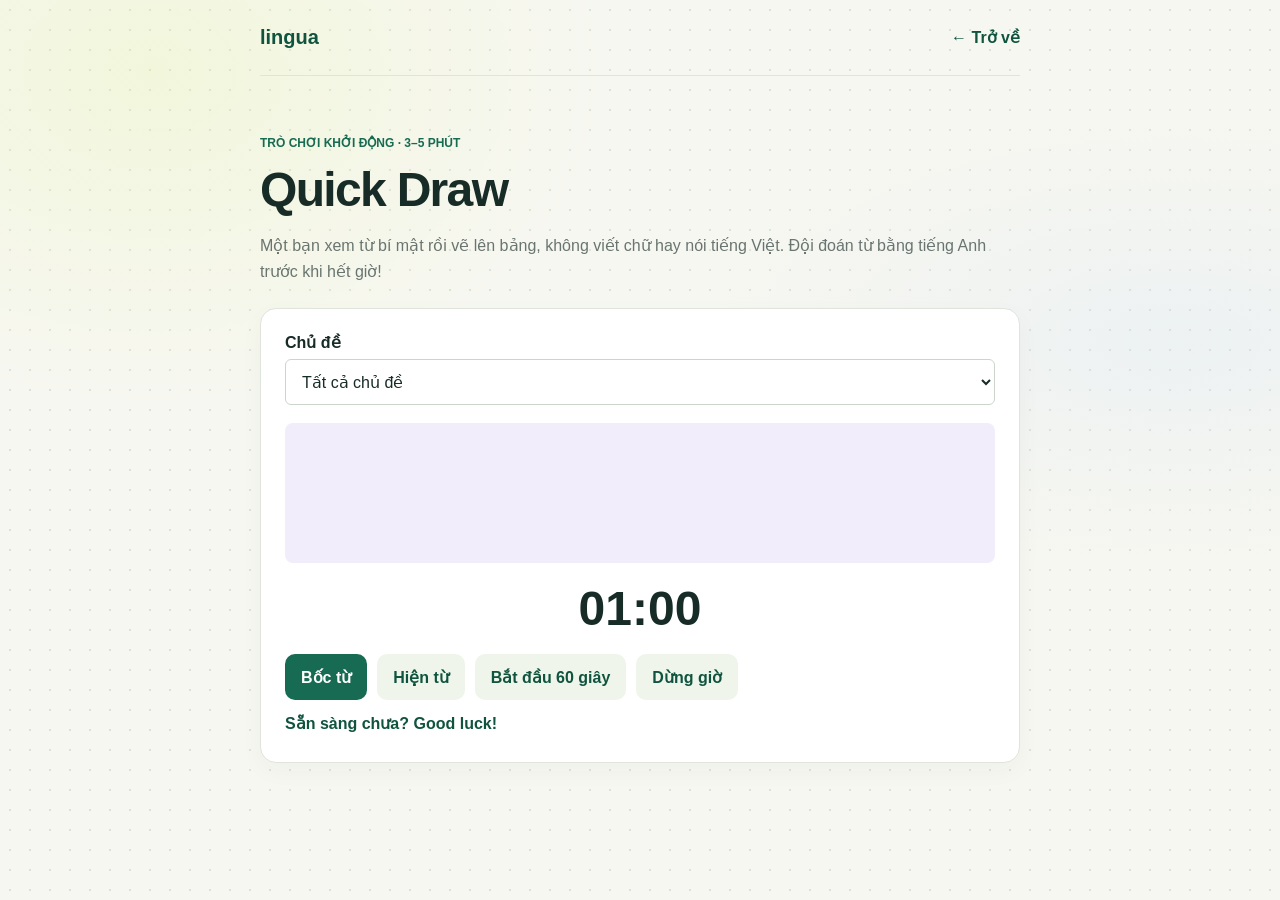
<file: quick-draw.html>
<!DOCTYPE html>
<html lang="vi">
<head>
  <meta charset="UTF-8">
  <meta name="viewport" content="width=device-width, initial-scale=1">
  <meta name="theme-color" content="#f7f7f1">
  <title>Quick Draw — Lingua</title>
  <style>
    :root { color-scheme:light; --paper:#f7f7f1; --ink:#172b27; --muted:#697570; --line:#dfe4dc; --green:#176b53; --dark:#10543f; --white:#fff; font-family:"Segoe UI",Arial,sans-serif; }
    * { box-sizing:border-box; } body { min-width:320px; min-height:100vh; margin:0; color:var(--ink); background:var(--paper); } a,button,select { font:inherit; } :focus-visible { outline:3px solid #ff795f; outline-offset:3px; }
    .shell { width:min(760px,calc(100% - 36px)); margin:auto; } header { height:76px; display:flex; align-items:center; justify-content:space-between; border-bottom:1px solid var(--line); }
    .brand,.back { color:var(--dark); font-weight:700; text-decoration:none; } .brand { font-size:20px; font-weight:800; } main { padding:48px 0 56px; }
    .eyebrow { color:var(--green); font-size:12px; font-weight:700; text-transform:uppercase; } h1 { margin:8px 0 10px; font-size:clamp(34px,7vw,48px); }
    .intro,.muted { color:var(--muted); line-height:1.6; } .card { margin-top:24px; padding:24px; border:1px solid var(--line); border-radius:10px; background:var(--white); }
    label { display:block; margin-bottom:7px; font-weight:700; } select { width:100%; min-height:46px; padding:0 12px; border:1px solid #cbd5cc; border-radius:6px; background:white; color:var(--ink); }
    .word { min-height:140px; display:grid; place-items:center; margin:18px 0; padding:16px; border-radius:8px; background:#f2edfa; text-align:center; font-size:clamp(28px,6vw,42px); font-weight:800; }
    .word.is-hidden { color:transparent; user-select:none; } .clock { margin:0 0 18px; text-align:center; font-variant-numeric:tabular-nums; font-size:48px; font-weight:800; }
    .actions { display:flex; flex-wrap:wrap; gap:10px; } button { min-height:46px; padding:0 16px; border:0; border-radius:6px; background:var(--green); color:white; font-weight:700; cursor:pointer; }
    button.secondary { background:#eff5eb; color:var(--dark); } .status { min-height:24px; margin:14px 0 0; color:var(--dark); font-weight:700; }
    @media(max-width:520px) { .card { padding:18px; } .actions button { flex:1; } }
  </style>
  <link rel="stylesheet" href="shared.css">
</head>
<body>
  <div class="shell">
    <header><a class="brand" href="index.html">lingua</a><a class="back" href="teacher.html">← Trở về</a></header>
    <main>
      <p class="eyebrow">Trò chơi khởi động · 3–5 phút</p>
      <h1>Quick Draw</h1>
      <p class="intro">Một bạn xem từ bí mật rồi vẽ lên bảng, không viết chữ hay nói tiếng Việt. Đội đoán từ bằng tiếng Anh trước khi hết giờ!</p>
      <section class="card" aria-label="Bốc từ vẽ nhanh">
        <label for="category">Chủ đề</label>
        <select id="category">
          <option value="all">Tất cả chủ đề</option>
          <option value="classroom">Đồ dùng trong lớp</option>
          <option value="animals">Động vật</option>
          <option value="weather">Thời tiết và thiên nhiên</option>
          <option value="actions">Hoạt động</option>
        </select>
        <div class="word is-hidden" id="word" aria-live="polite">Chọn “Bốc từ” để bắt đầu</div>
        <p class="muted" id="word-progress" aria-live="polite"></p>
        <p class="clock" id="clock" aria-live="polite">01:00</p>
        <div class="actions">
          <button id="draw" type="button">Bốc từ</button>
          <button class="secondary" id="toggle" type="button">Hiện từ</button>
          <button class="secondary" id="start" type="button">Bắt đầu 60 giây</button>
          <button class="secondary" id="stop" type="button">Dừng giờ</button>
        </div>
        <p class="status" id="status" role="status">Sẵn sàng chưa? Good luck!</p>
      </section>
    </main>
  </div>
  <script>
    const deck = {
      classroom: ["pencil", "book", "backpack", "ruler", "chair", "clock", "board", "scissors", "eraser", "notebook", "desk", "marker", "crayon", "glue", "paper", "pen", "schoolbag", "calculator", "map", "globe", "computer", "keyboard", "door", "window", "shelf", "stapler", "chalk", "sharpener", "lunchbox", "water bottle"],
      animals: ["elephant", "cat", "butterfly", "turtle", "rabbit", "giraffe", "fish", "monkey", "lion", "tiger", "bear", "panda", "fox", "wolf", "zebra", "horse", "cow", "pig", "sheep", "goat", "chicken", "duck", "penguin", "dolphin", "whale", "shark", "octopus", "crab", "frog", "snake", "crocodile", "parrot", "owl", "eagle", "bee", "snail", "kangaroo", "koala", "camel", "hippo", "rhino", "deer", "squirrel", "hamster", "peacock", "flamingo", "hedgehog", "donkey", "ant", "spider"],
      weather: ["rainbow", "sunny", "rain", "snowman", "cloud", "wind", "flower", "tree", "sun", "moon", "star", "thunder", "lightning", "storm", "snowflake", "umbrella", "raincoat", "puddle", "fog", "cactus", "palm tree", "mountain", "volcano", "river", "waterfall", "ocean", "beach", "island", "desert", "forest", "mushroom", "leaf", "rose", "tulip", "sunflower", "coconut", "fire", "ice", "planet", "earth", "comet", "tent", "campfire", "snowboard", "kite", "shell", "wave", "icicle", "rain boots"],
      actions: ["swim", "dance", "sleep", "run", "cook", "sing", "read", "ride a bike", "jump", "skip", "climb", "paint", "draw", "write", "laugh", "cry", "eat", "drink", "wash your hands", "play football", "play basketball", "play tennis", "kick a ball", "catch a ball", "throw a ball", "fly a kite", "ride a horse", "drive a car", "walk the dog", "feed a cat", "open a book", "take a photo", "play the guitar", "play the piano", "make a cake", "make a sandwich", "water the flowers", "plant a tree", "build a snowman", "make a snow angel", "do homework", "make your bed", "sweep the floor", "set the table", "wash the dishes", "pack a bag", "wave hello", "stretch", "yawn"]
    };
    const word = document.querySelector("#word");
    const category = document.querySelector("#category");
    const clock = document.querySelector("#clock");
    const status = document.querySelector("#status");
    let currentWord = "";
    let hidden = true;
    let remaining = 60;
    let timerId = null;
    const wordBags = new Map();
    const wordProgress = document.querySelector("#word-progress");
    const allWords = Object.values(deck).flat();
    const bagKeys = { all: [...new Set(allWords)], classroom: deck.classroom, animals: deck.animals, weather: [...new Set(deck.weather)], actions: deck.actions };
    function refillBag(key, previousWord = "") {
      const bag = [...bagKeys[key]];
      for (let i = bag.length - 1; i > 0; i -= 1) {
        const j = Math.floor(Math.random() * (i + 1));
        [bag[i], bag[j]] = [bag[j], bag[i]];
      }
      if (bag.length > 1 && bag[bag.length - 1] === previousWord) {
        const swapIndex = bag.findIndex((candidate) => candidate !== previousWord);
        [bag[bag.length - 1], bag[swapIndex]] = [bag[swapIndex], bag[bag.length - 1]];
      }
      wordBags.set(key, { words: bag, used: 0 });
    }
    function drawWord() {
      const key = category.value;
      let bag = wordBags.get(key);
      let isNewBag = false;
      if (!bag || bag.used === bag.words.length) {
        refillBag(key, currentWord);
        bag = wordBags.get(key);
        isNewBag = Boolean(currentWord);
      }
      currentWord = bag.words[bag.used];
      bag.used += 1;
      hidden = true;
      word.textContent = currentWord;
      word.classList.add("is-hidden");
      document.querySelector("#toggle").textContent = "Hiện từ";
      wordProgress.textContent = `${bag.used} / ${bag.words.length} từ trong bộ hiện tại`;
      status.textContent = isNewBag
        ? "Đã hết từ trong chủ đề này! Bộ từ mới đã được xáo."
        : "Đưa màn hình cho người vẽ, giữ bí mật từ nhé!";
    }
    function stopTimer(message) {
      if (timerId !== null) window.clearInterval(timerId);
      timerId = null;
      status.textContent = message;
    }
    document.querySelector("#draw").addEventListener("click", drawWord);
    category.addEventListener("change", () => {
      currentWord = "";
      word.textContent = "Chọn “Bốc từ” để bắt đầu";
      word.classList.add("is-hidden");
      document.querySelector("#toggle").textContent = "Hiện từ";
      wordProgress.textContent = "";
      status.textContent = "Chủ đề đã đổi. Bốc từ để bắt đầu!";
    });
    document.querySelector("#toggle").addEventListener("click", (event) => {
      if (!currentWord) {
        status.textContent = "Hãy bốc một từ trước nhé.";
        return;
      }
      hidden = !hidden;
      word.classList.toggle("is-hidden", hidden);
      event.currentTarget.textContent = hidden ? "Hiện từ" : "Che từ";
    });
    document.querySelector("#start").addEventListener("click", () => {
      if (timerId !== null) return;
      if (!currentWord) {
        status.textContent = "Hãy bốc một từ trước khi bắt đầu đồng hồ.";
        return;
      }
      remaining = 60;
      clock.textContent = "01:00";
      status.textContent = "Bắt đầu vẽ! Go!";
      timerId = window.setInterval(() => {
        remaining -= 1;
        clock.textContent = `00:${String(remaining).padStart(2, "0")}`;
        if (remaining <= 0) stopTimer("Hết giờ! Đổi lượt chơi nào.");
      }, 1000);
    });
    document.querySelector("#stop").addEventListener("click", () => {
      if (timerId !== null) stopTimer("Đã dừng đồng hồ.");
    });
  </script>
</body>
</html>
</file>
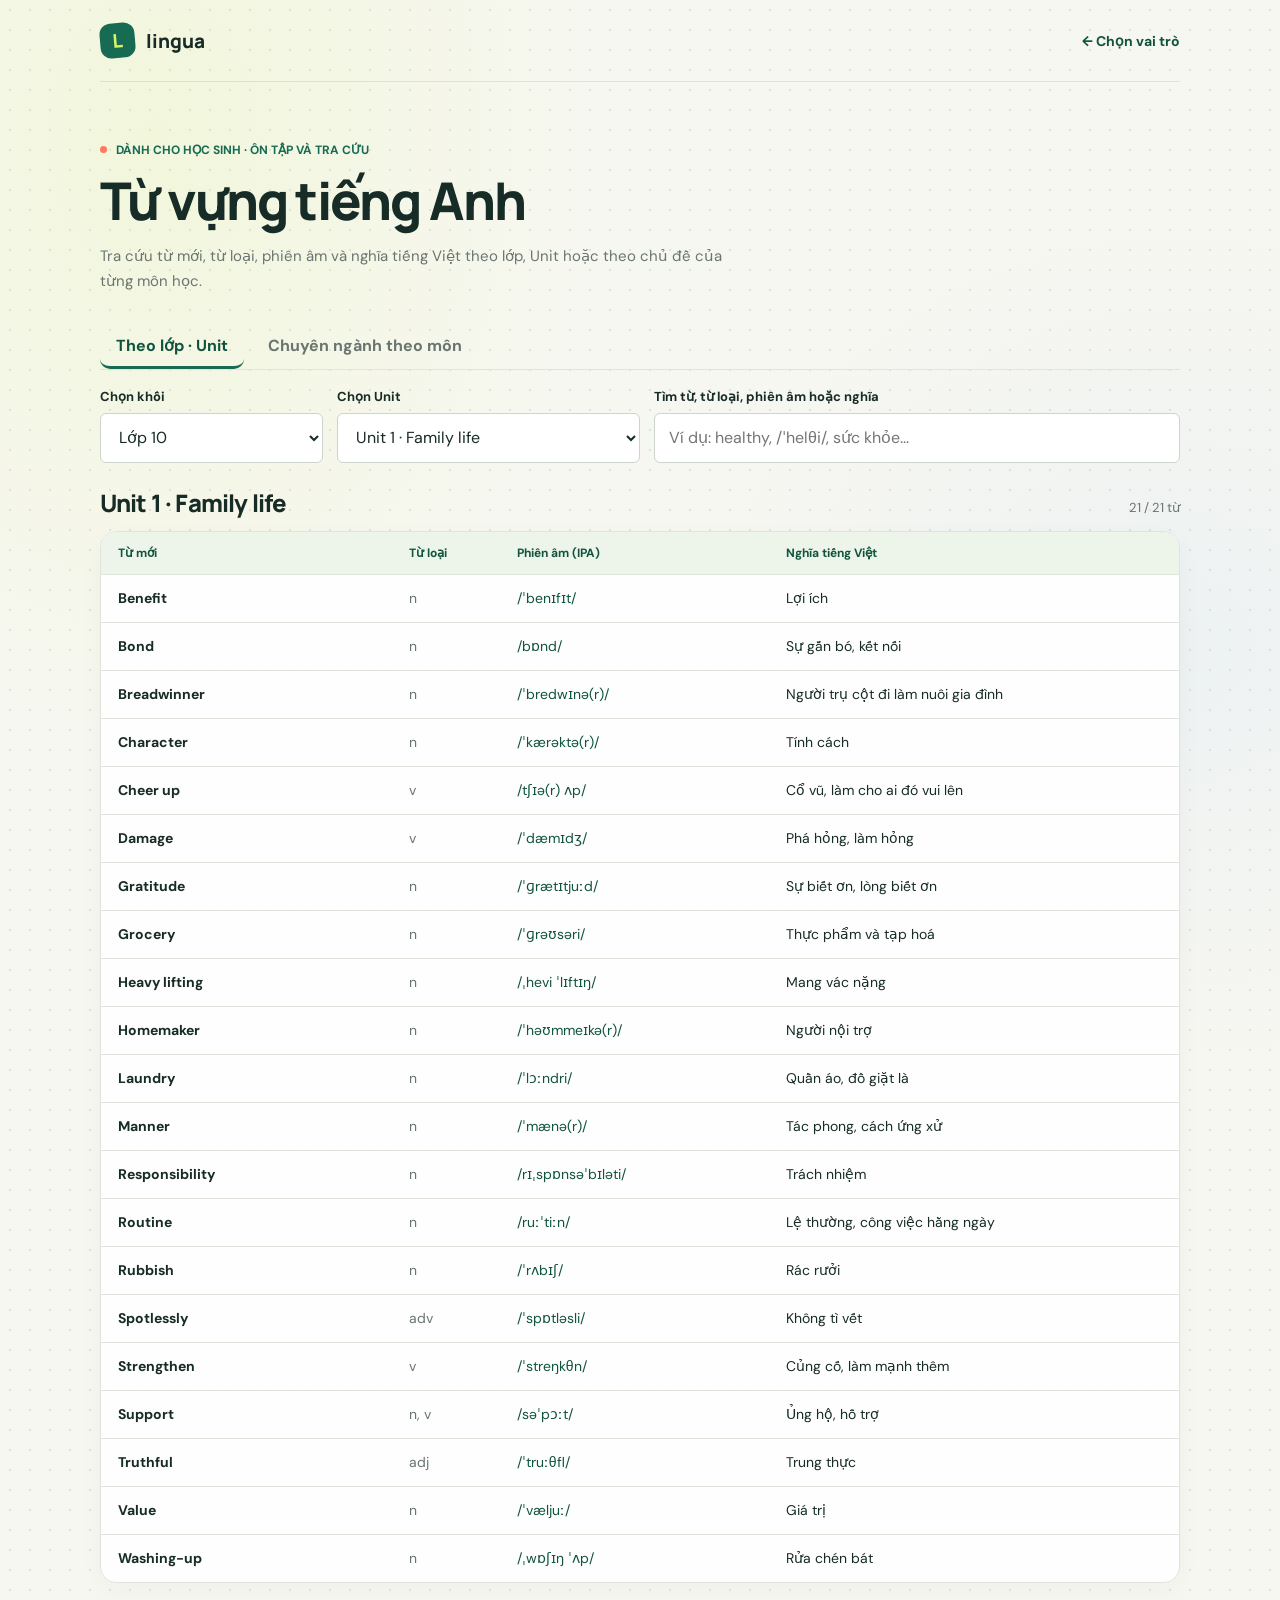
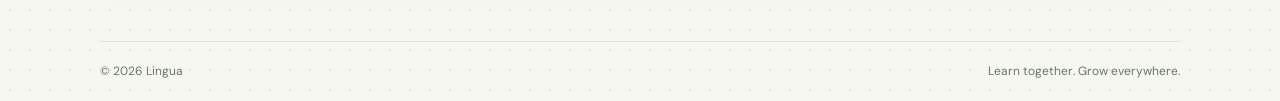
<file: student.html>
<!DOCTYPE html>
<html lang="vi">
<head>
  <meta charset="UTF-8">
  <meta name="viewport" content="width=device-width, initial-scale=1.0">
  <meta name="theme-color" content="#f7f7f1">
  <title>Từ vựng tiếng Anh — Lingua</title>
  <link rel="preconnect" href="https://fonts.googleapis.com">
  <link rel="preconnect" href="https://fonts.gstatic.com" crossorigin>
  <link href="https://fonts.googleapis.com/css2?family=DM+Sans:wght@400;500;600;700&family=Manrope:wght@400;500;600;700;800&display=swap" rel="stylesheet">
  <style>
    :root {
      color-scheme: light;
      --paper: #f7f7f1;
      --ink: #172b27;
      --muted: #697570;
      --line: #dfe4dc;
      --green: #176b53;
      --green-dark: #10543f;
      --lime: #d7f36b;
      --coral: #ff795f;
      --white: #fff;
      font-family: "DM Sans", sans-serif;
    }
    * { box-sizing: border-box; }
    body {
      min-width: 320px;
      min-height: 100vh;
      margin: 0;
      color: var(--ink);
      background: var(--paper) radial-gradient(#dce4d9 0.8px, transparent 0.8px);
      background-size: auto, 20px 20px;
    }
    a, input, button, select { font: inherit; }
    a:focus-visible, input:focus-visible, button:focus-visible, select:focus-visible {
      outline: 3px solid var(--coral);
      outline-offset: 3px;
    }
    .page-shell { width: min(1080px, calc(100% - 56px)); margin: 0 auto; }
    .topbar {
      height: 82px;
      display: flex;
      align-items: center;
      justify-content: space-between;
      border-bottom: 1px solid rgba(23, 43, 39, 0.1);
    }
    .brand {
      display: inline-flex;
      align-items: center;
      gap: 11px;
      color: var(--ink);
      font-family: "Manrope", sans-serif;
      font-size: 19px;
      font-weight: 800;
      text-decoration: none;
    }
    .brand-mark {
      width: 35px;
      height: 35px;
      display: grid;
      place-items: center;
      border-radius: 11px;
      background: var(--green);
      color: var(--lime);
      transform: rotate(-5deg);
    }
    .back-link { color: var(--green-dark); font-size: 14px; font-weight: 700; text-decoration: none; }
    .back-link:hover { text-decoration: underline; }
    main { padding: 55px 0 58px; }
    .intro { max-width: 730px; margin-bottom: 30px; }
    .eyebrow {
      display: inline-flex;
      align-items: center;
      gap: 9px;
      margin: 0 0 14px;
      color: var(--green);
      font-size: 12px;
      font-weight: 700;
      text-transform: uppercase;
    }
    .eyebrow::before { width: 7px; height: 7px; border-radius: 50%; background: var(--coral); content: ""; }
    h1 {
      margin: 0;
      font-family: "Manrope", sans-serif;
      font-size: clamp(34px, 5vw, 52px);
      font-weight: 800;
      line-height: 1.12;
    }
    .intro-copy { max-width: 650px; margin: 14px 0 0; color: var(--muted); font-size: 15px; line-height: 1.7; }
    .vocabulary-tabs {
      display: flex;
      gap: 8px;
      margin: 28px 0 18px;
      border-bottom: 1px solid var(--line);
    }
    .vocabulary-tab {
      min-height: 44px;
      padding: 0 16px;
      border: 0;
      border-bottom: 3px solid transparent;
      background: transparent;
      color: var(--muted);
      cursor: pointer;
      font-weight: 700;
    }
    .vocabulary-tab[aria-selected="true"] { border-bottom-color: var(--green); color: var(--green-dark); }
    .controls {
      display: grid;
      grid-template-columns: minmax(150px, 0.55fr) minmax(210px, 0.75fr) minmax(260px, 1.3fr);
      gap: 14px;
      margin: 0 0 18px;
    }
    .controls-specialized { grid-template-columns: minmax(170px, 0.8fr) minmax(220px, 1fr) minmax(260px, 1.3fr); }
    .control-label { display: block; margin-bottom: 8px; font-size: 13px; font-weight: 700; }
    .control-input {
      width: 100%;
      min-height: 50px;
      padding: 0 14px;
      border: 1px solid #cbd5cc;
      border-radius: 6px;
      background: var(--white);
      color: var(--ink);
    }
    .unit-info {
      display: flex;
      align-items: baseline;
      justify-content: space-between;
      gap: 14px;
      margin: 23px 0 12px;
    }
    .unit-info h2 {
      margin: 0;
      font-family: "Manrope", sans-serif;
      font-size: 24px;
      font-weight: 800;
    }
    .result-count { margin: 0; color: var(--muted); font-size: 13px; }
    .table-wrap {
      overflow: hidden;
      border: 1px solid var(--line);
      border-radius: 7px;
      background: rgba(255, 255, 255, 0.94);
    }
    table { width: 100%; border-collapse: collapse; text-align: left; }
    th {
      padding: 13px 17px;
      background: #edf4e9;
      color: var(--green-dark);
      font-size: 12px;
      font-weight: 700;
    }
    td { padding: 13px 17px; border-top: 1px solid var(--line); font-size: 14px; line-height: 1.5; }
    td:first-child { width: 27%; font-weight: 700; }
    td:nth-child(2) { width: 10%; color: var(--muted); }
    td:nth-child(3) { width: 25%; color: var(--green-dark); font-family: "DM Sans", sans-serif; }
    .word-entry { display: flex; align-items: center; justify-content: space-between; gap: 10px; }
    .word-label { cursor: pointer; }
    .speak-button {
      width: 34px;
      height: 32px;
      display: grid;
      flex: 0 0 auto;
      place-items: center;
      padding: 0;
      border: 1px solid #cbd5cc;
      border-radius: 6px;
      background: #f5f8f2;
      color: var(--green-dark);
      cursor: pointer;
    }
    .speak-button:hover { border-color: var(--green); background: #edf4e9; }
    .speak-button[hidden] { display: none; }
    .speech-status { margin: 0 0 8px; color: var(--muted); font-size: 13px; }
    .empty-state { padding: 22px 17px; color: var(--muted); }
    [hidden] { display: none !important; }
    footer {
      min-height: 60px;
      display: flex;
      align-items: center;
      justify-content: space-between;
      border-top: 1px solid rgba(23, 43, 39, 0.1);
      color: var(--muted);
      font-size: 12px;
    }
    @media (max-width: 700px) {
      .page-shell { width: min(100% - 36px, 540px); }
      .topbar { height: 72px; }
      main { padding: 42px 0 38px; }
      .controls { grid-template-columns: 1fr; gap: 12px; }
      .vocabulary-tabs { gap: 0; }
      .vocabulary-tab { flex: 1; padding: 0 8px; font-size: 13px; }
      .unit-info { align-items: flex-start; flex-direction: column; gap: 5px; }
      .table-wrap { overflow-x: auto; }
      table { min-width: 560px; }
      th, td { padding: 12px; }
      footer { min-height: 56px; }
    }
    @media (prefers-reduced-motion: reduce) {
      *, *::before, *::after { animation-duration: 0.01ms !important; transition-duration: 0.01ms !important; }
    }
  </style>
  <link rel="stylesheet" href="shared.css">
</head>
<body>
  <div class="page-shell">
    <header class="topbar">
      <a class="brand" href="index.html" aria-label="Lingua, trang chủ">
        <span class="brand-mark" aria-hidden="true">L</span>
        <span>lingua</span>
      </a>
      <a class="back-link" href="index.html">← Chọn vai trò</a>
    </header>
    <main>
      <section class="intro" aria-labelledby="page-title">
        <p class="eyebrow">Dành cho học sinh · Ôn tập và tra cứu</p>
        <h1 id="page-title">Từ vựng tiếng Anh</h1>
        <p class="intro-copy">Tra cứu từ mới, từ loại, phiên âm và nghĩa tiếng Việt theo lớp, Unit hoặc theo chủ đề của từng môn học.</p>
      </section>
      <section aria-label="Tra cứu từ vựng">
        <div class="vocabulary-tabs" role="tablist" aria-label="Loại từ vựng">
          <button class="vocabulary-tab" id="unit-tab" type="button" role="tab" aria-selected="true" aria-controls="unit-panel">Theo lớp · Unit</button>
          <button class="vocabulary-tab" id="specialized-tab" type="button" role="tab" aria-selected="false" aria-controls="specialized-panel">Chuyên ngành theo môn</button>
        </div>
        <div id="unit-panel" role="tabpanel" aria-labelledby="unit-tab">
        <div class="controls">
          <div>
            <label class="control-label" for="grade-select">Chọn khối</label>
            <select class="control-input" id="grade-select">
              <option value="10">Lớp 10</option>
              <option value="11">Lớp 11</option>
              <option value="12">Lớp 12</option>
            </select>
          </div>
          <div>
            <label class="control-label" for="unit-select">Chọn Unit</label>
            <select class="control-input" id="unit-select"></select>
          </div>
          <div>
            <label class="control-label" for="word-search">Tìm từ, từ loại, phiên âm hoặc nghĩa</label>
            <input class="control-input" id="word-search" type="search" placeholder="Ví dụ: healthy, /ˈhelθi/, sức khỏe..." autocomplete="off">
          </div>
        </div>
        </div>
        <div id="specialized-panel" role="tabpanel" aria-labelledby="specialized-tab" hidden>
          <div class="controls controls-specialized">
            <div>
              <label class="control-label" for="subject-select">Chọn môn học</label>
              <select class="control-input" id="subject-select"></select>
            </div>
            <div>
              <label class="control-label" for="topic-select">Chọn chủ đề</label>
              <select class="control-input" id="topic-select"></select>
            </div>
            <div>
              <label class="control-label" for="specialized-search">Tìm từ, từ loại, phiên âm hoặc nghĩa</label>
              <input class="control-input" id="specialized-search" type="search" placeholder="Ví dụ: algorithm, n, /ˈ/, thuật toán..." autocomplete="off">
            </div>
          </div>
        </div>
        <div class="unit-info">
          <h2 id="unit-title"></h2>
          <p class="result-count" id="result-count" aria-live="polite"></p>
        </div>
        <p class="speech-status" id="speech-status" role="status" aria-live="polite" hidden></p>
        <div class="table-wrap">
          <table>
            <thead><tr><th scope="col">Từ mới</th><th scope="col">Từ loại</th><th scope="col">Phiên âm (IPA)</th><th scope="col">Nghĩa tiếng Việt</th></tr></thead>
            <tbody id="vocabulary-rows"></tbody>
          </table>
          <p class="empty-state" id="empty-state" hidden>Không tìm thấy từ phù hợp trong Unit này. Thử từ khóa khác nhé.</p>
        </div>
      </section>
    </main>
    <footer><span>© 2026 Lingua</span><span>Learn together. Grow everywhere.</span></footer>
  </div>
  <script>
    const grade10Units = [
      { title: "Unit 1 · Family life", words: `
Benefit|n|/ˈbenɪfɪt/|Lợi ích
Bond|n|/bɒnd/|Sự gắn bó, kết nối
Breadwinner|n|/ˈbredwɪnə(r)/|Người trụ cột đi làm nuôi gia đình
Character|n|/ˈkærəktə(r)/|Tính cách
Cheer up|v|/tʃɪə(r) ʌp/|Cổ vũ, làm cho ai đó vui lên
Damage|v|/ˈdæmɪdʒ/|Phá hỏng, làm hỏng
Gratitude|n|/ˈɡrætɪtjuːd/|Sự biết ơn, lòng biết ơn
Grocery|n|/ˈɡrəʊsəri/|Thực phẩm và tạp hoá
Heavy lifting|n|/ˌhevi ˈlɪftɪŋ/|Mang vác nặng
Homemaker|n|/ˈhəʊmmeɪkə(r)/|Người nội trợ
Laundry|n|/ˈlɔːndri/|Quần áo, đồ giặt là
Manner|n|/ˈmænə(r)/|Tác phong, cách ứng xử
Responsibility|n|/rɪˌspɒnsəˈbɪləti/|Trách nhiệm
Routine|n|/ruːˈtiːn/|Lệ thường, công việc hằng ngày
Rubbish|n|/ˈrʌbɪʃ/|Rác rưởi
Spotlessly|adv|/ˈspɒtləsli/|Không tì vết
Strengthen|v|/ˈstreŋkθn/|Củng cố, làm mạnh thêm
Support|n, v|/səˈpɔːt/|Ủng hộ, hỗ trợ
Truthful|adj|/ˈtruːθfl/|Trung thực
Value|n|/ˈvæljuː/|Giá trị
Washing-up|n|/ˌwɒʃɪŋ ˈʌp/|Rửa chén bát
` },
      { title: "Unit 2 · Humans and the environment", words: `
Adopt|v|/əˈdɒpt/|Theo, chọn theo
Appliance|n|/əˈplaɪəns/|Thiết bị, dụng cụ
Awareness|n|/ˈweənəs/|Nhận thức
Calculate|v|/ˈkælkjuleɪt/|Tính toán
Carbon footprint|n|/ˌkɑːbən ˈfʊtprɪnt/|Dấu chân cacbon, vết cacbon
Chemical|n|/ˈkemɪkl/|Hoá chất
Eco-friendly|adj|/ˌiːkəʊ ˈfrendli/|Thân thiện với môi trường
Electrical|adj|/ɪˈlektrɪkl/|Thuộc về điện
Emission|n|/ɪˈmɪʃn/|Sự thải ra, thoát ra
Encourage|v|/ɪnˈkʌrɪdʒ/|Khuyến khích, động viên
Energy|n|/ˈenədʒi/|Năng lượng
Estimate|v|/ˈestɪmeɪt/|Ước tính, ước lượng
Global|adj|/ˈɡləʊbl/|Toàn cầu
Human|n|/ˈhjuːmən/|Con người
Issue|n|/ˈɪʃuː/|Vấn đề
Lifestyle|n|/ˈlaɪfstaɪl/|Lối sống, cách sống
Litter|n|/ˈliːtə(r)/|Rác thải
Material|n|/məˈtɪəriəl/|Nguyên liệu
Organic|adj|/ɔːˈɡænɪk/|Hữu cơ
Public transport|n|/ˌpʌblɪk ˈtrænspɔːt/|Giao thông công cộng
Refillable|adj|/ˌriːˈfɪləbl/|Có thể làm đầy lại
Resource|n|/rɪˈsɔːs/|Tài nguyên
Sustainable|adj|/ˌsəˈsteɪnəbl/|Bền vững
` },
      { title: "Unit 3 · Music", words: `
Bamboo clapper|n|/ˌbæmˈbuː ˈklæpə(r)/|Phách
Comment|n|/ˈkɒment/|Lời bình luận
Competition|n|/ˌkɒmpəˈtɪʃn/|Cuộc tranh tài, cuộc thi
Concert|n|/ˈkɒnsət/|Buổi hoà nhạc
Decoration|n|/ˌdekəˈreɪʃn/|Việc trang trí
Delay|v|/dɪˈleɪ/|Hoãn lại
Eliminate|v|/ɪˈlɪmɪneɪt/|Loại ra, loại trừ
Judge|n|/dʒʌdʒ/|Giám khảo
Live|adj, adv|/laɪv/|Trực tiếp
Location|n|/ləʊˈkeɪʃn/|Vị trí, địa điểm
Moon-shaped lute|n|/muːn ʃeɪpt luːt/|Đàn nguyệt
Musical instrument|n|/ˌmjuːzɪkl ˈɪnstrəmənt/|Nhạc cụ
Participant|n|/pɑːˈtɪsɪpənt/|Người tham dự, thí sinh
Performance|n|/pəˈfɔːməns/|Buổi biểu diễn, buổi trình diễn
Reach|v|/riːtʃ/|Đạt được
Single|n|/ˈsɪŋɡl/|Đĩa đơn
Social media|n|/ˈsəʊʃl ˈmiːdiə/|Mạng xã hội
Talented|adj|/ˈtæləntɪd/|Tài năng
Trumpet|n|/ˈtrʌmpɪt/|Kèn trumpet
Upload|v|/ˌʌpˈləʊd/|Tải lên
` },
      { title: "Unit 4 · For a better community", words: `
Access|n|/ˈækses/|Tiếp cận với
Announcement|n|/əˈnaʊnsmənt/|Thông báo
Boost|v|/buːst/|Thúc đẩy, làm tăng thêm
Cheerful|adj|/ˈtʃɪəfl/|Vui vẻ
Community|n|/kəˈmjuːnəti/|Cộng đồng
Community service|n|/kəˌmjuːnəti ˈsɜːvɪs/|Phục vụ cộng đồng
Confidence|n|/ˈkɒnfɪdəns/|Sự tự tin
Confused|adj|/kənˈfjuːzd/|Bối rối
Deliver|v|/dɪˈlɪvə(r)/|Phân phát, giao hàng
Donate|v|/dəʊˈneɪt/|Cho, hiến tặng
Donation|n|/dəʊˈneɪʃn/|Đồ mang cho, đồ hiến tặng
Generous|adj|/ˈdʒenərəs/|Hào phóng
Involved|adj|/ɪnˈvɒlvd/|Tham gia
Life-saving|adj|/ˈlaɪf seɪvɪŋ/|Cứu nạn, cứu sống
Non-governmental|adj|/ˌnɒn ˌɡʌvnˈmentl/|Phi chính phủ
Orphanage|n|/ˈɔːfənɪdʒ/|Trại trẻ mồ côi
Participate|v|/pɑːˈtɪsɪpeɪt/|Tham gia
Practical|adj|/ˈpræktɪkl/|Thực tế, thiết thực
Raise|v|/reɪz/|Quyên góp
Remote|adj|/rɪˈməʊt/|Hẻo lánh, xa xôi
Various|adj|/ˈveəriəs/|Khác nhau, đa dạng
Volunteer|n, v|/ˌvɒlənˈtɪə(r)/|Tình nguyện viên; làm việc thiện nguyện
` },
      { title: "Unit 5 · Inventions", words: `
3D printing|n|/ˌθriː ˈdiː ˈprɪntɪŋ/|In ba chiều
AI (artificial intelligence)|n|/ˌeɪ ˈaɪ/|Trí tuệ nhân tạo
App|n|/æp/|Ứng dụng trên điện thoại
Application|n|/ˌæplɪˈkeɪʃn/|Ứng dụng
Apply|v|/əˈplaɪ/|Áp dụng
Button|n|/ˈbʌtn/|Nút bấm
Charge|v|/tʃɑːdʒ/|Sạc pin
Communicate|v|/kəˈmjuːnɪkeɪt/|Giao tiếp
Computer|n|/kəmˈpjuːtə(r)/|Máy tính
Device|n|/dɪˈvaɪs/|Thiết bị
Display|n, v|/dɪˈspleɪ/|Hiển thị, trưng bày
Driverless|adj|/ˈdraɪvələs/|Không người lái
E-reader|n|/ˈiː riːdə(r)/|Thiết bị đọc sách điện tử
Experiment|n|/ɪkˈsperɪmənt/|Thí nghiệm
Hardware|n|/ˈhɑːdweə(r)/|Phần cứng máy tính
Install|v|/ɪnˈstɔːl/|Cài đặt phần mềm, chương trình máy tính
Invention|n|/ɪnˈvenʃn/|Phát minh
Laboratory|n|/ləˈbɒrətri/|Phòng thí nghiệm
Laptop|n|/ˈlæptɒp/|Máy tính xách tay
Processor|n|/ˈprəʊsesə(r)/|Bộ xử lí máy tính
RAM (Random Access Memory)|n|/ræm/|Bộ nhớ khả biến máy tính
Smartphone|n|/ˈsmɑːtfəʊn/|Điện thoại thông minh
Software|n|/ˈsɒftweə(r)/|Phần mềm máy tính
Stain|n|/steɪn/|Vết bẩn
Storage space|n|/ˈstɔːrɪdʒ speɪs/|Dung lượng lưu trữ máy tính
Store|v|/stɔː(r)/|Lưu trữ
Suitable|adj|/ˈsuːtəbl/|Phù hợp
Valuable|adj|/ˈvæljuəbl/|Có giá trị
` },
      { title: "Unit 6 · Gender equality", words: `
Cosmonaut|n|/ˈkɒzmənɔːt/|Nhà du hành vũ trụ
Domestic violence|n|/dəˈmestɪk ˈvaɪələns/|Bạo lực gia đình
Equal|adj|/ˈiːkwəl/|Bằng nhau, bình đẳng
Equality|n|/iˈkwɒləti/|Sự bình đẳng
Eyesight|n|/ˈaɪsaɪt/|Thị lực
Firefighter|n|/ˈfaɪəfaɪtə(r)/|Lính cứu hoả, chữa cháy
Kindergarten|n|/ˈkɪndəɡɑːtn/|Trường mẫu giáo
Mental|adj|/ˈmentl/|Thuộc tinh thần, tâm thần
Officer|n|/ˈɒfɪsə(r)/|Sĩ quan
Operation|n|/ˌɒpəˈreɪʃn/|Cuộc phẫu thuật
Parachute|v|/ˈpærəʃuːt/|Nhảy dù
Parachutist|n|/ˈpærəʃuːtɪst/|Người nhảy dù
Patient|n|/ˈpeɪʃnt/|Bệnh nhân
Physical|adj|/ˈfɪzɪkl/|Thuộc thể chất
Pilot|n|/ˈpaɪlət/|Phi công
Secretary|n|/ˈsekrətri/|Thư kí
Shop assistant|n|/ˈʃɒp əsɪstənt/|Nhân viên, người bán hàng
Skillful|adj|/ˈskɪlfl/|Lành nghề, khéo léo
Soviet|n, adj|/ˈsəʊviət/|Liên Xô, thuộc Liên Xô
Surgeon|n|/ˈsɜːdʒən/|Bác sĩ phẫu thuật
Uneducated|adj|/ʌnˈedʒukeɪtɪd/|Được học ít, không được học
Victim|n|/ˈvɪktɪm/|Nạn nhân
` },
      { title: "Unit 7 · Viet Nam and international organisations", words: `
Aim|n, v|/eɪm/|Mục tiêu; đặt ra mục tiêu
Commit|v|/kəˈmɪt/|Cam kết
Competitive|adj|/kəmˈpetətɪv/|Cạnh tranh
Economic|adj|/ˌiːkəˈnɒmɪk/|Thuộc về kinh tế
Economy|n|/ɪˈkɒnəmi/|Nền kinh tế
Enter|v|/ˈentə(r)/|Thâm nhập, đi vào
Essential|adj|/ɪˈsenʃl/|Cần thiết, cấp thiết
Expert|adj|/ˈekspɜːt/|Thuộc về chuyên môn
Harm|n|/hɑːm/|Hiểm hoạ, sự nguy hiểm
Invest|v|/ɪnˈvest/|Đầu tư
Peacekeeping|adj|/ˈpiːskiːpɪŋ/|Gìn giữ hoà bình
Poverty|n|/ˈpɒvəti/|Tình trạng đói nghèo
Promote|v|/prəˈməʊt/|Quảng bá, khuếch trương
Quality|n, adj|/ˈkwɒləti/|Có chất lượng
Regional|adj|/ˈriːdʒənl/|Thuộc về khu vực
Relation|n|/rɪˈleɪʃn/|Mối quan hệ
Respect|v|/rɪˈspekt/|Tôn trọng, ghi nhận
Technical|adj|/ˈteknɪkl/|Thuộc về kĩ thuật
Trade|n|/treɪd/|Thương mại
Vaccinate|v|/ˈvæksɪneɪt/|Tiêm vắc-xin
Welcome|v|/ˈwelkəm/|Đón chào, hoan nghênh
` },
      { title: "Unit 8 · New ways to learn", words: `
Blended learning|n|/ˌblendɪd ˈlɜːnɪŋ/|Phương pháp học tập kết hợp
Communicate|v|/kəˈmjuːnɪkeɪt/|Giao tiếp, trao đổi
Control|n|/kənˈtrəʊl/|Sự kiểm soát
Digital|adj|/ˈdɪdʒɪtl/|Kĩ thuật số
Distraction|n|/dɪˈstrækʃn/|Sự xao nhãng, mất tập trung
Exchange|v|/ɪksˈtʃeɪndʒ/|Trao đổi
Face-to-face|adj|/ˌfeɪs tə ˈfeɪs/|Trực tiếp
Flow chart|n|/ˈfləʊ tʃɑːt/|Lưu đồ, sơ đồ quy trình
Focus|v|/ˈfəʊkəs/|Tập trung
High-speed|adj|/ˌhaɪ ˈspiːd/|Tốc độ cao
Immediately|adv|/ɪˈmiːdiətli/|Ngay lập tức
Install|v|/ɪnˈstɔːl/|Lắp đặt
Online learning|n|/ˌɒnˈlaɪn ˈlɜːnɪŋ/|Học trực tuyến
Original|adj|/əˈrɪdʒənl/|Sáng tạo, độc đáo
Real-world|adj|/ˈriːəl wɜːld/|Thực tế
Resource|n|/rɪˈsɔːs/|Nguồn lực
Schedule|n|/ˈʃedjuːl/|Lịch trình
Strategy|n|/ˈstrætədʒi/|Chiến lược
Teamwork|n|/ˈtiːmwɜːk/|Hoạt động nhóm
Voice recorder|n|/vɔɪs rɪˈkɔːdə(r)/|Máy thu âm
` },
      { title: "Unit 9 · Protecting the environment", words: `
Balance|n|/ˈbæləns/|Sự cân bằng
Biodiversity|n|/ˌbaɪəʊdaɪˈvɜːsəti/|Đa dạng sinh học
Climate change|n|/ˈklaɪmət tʃeɪndʒ/|Sự thay đổi khí hậu
Consequence|n|/ˈkɒnsɪkwəns/|Hậu quả
Deforestation|n|/ˌdiːˌfɒrɪˈsteɪʃn/|Nạn phá rừng
Ecosystem|n|/ˈiːkəʊsɪstəm/|Hệ sinh thái
Endangered|adj|/ɪnˈdeɪndʒəd/|Bị nguy hiểm
Environmental protection|n|/ɪnˌvaɪrənˈmentl prəˈtekʃn/|Bảo vệ môi trường
Extreme|adj|/ɪkˈstriːm/|Cực đoan, khắc nghiệt
Giant|adj|/ˈdʒaɪənt/|To lớn, khổng lồ
Habitat|n|/ˈhæbɪtæt/|Môi trường sống
Heatwave|n|/ˈhiːtweɪv/|Sóng nhiệt, đợt không khí nóng
Ice melting|n|/aɪs ˈmeltɪŋ/|Sự tan băng
Issue|n|/ˈɪʃuː/|Vấn đề
Panda|n|/ˈpændə/|Gấu trúc
Practical|adj|/ˈpræktɪkl/|Thực tế, thiết thực
Respiratory|adj|/rəˈspɪrətri/|Thuộc về hô hấp
Tortoise|n|/ˈtɔːtəs/|Con rùa
Trade|n|/treɪd/|Buôn bán
Upset|v|/ˌʌpˈset/|Làm rối loạn, xáo trộn
Wildlife|n|/ˈwaɪldlaɪf/|Động vật hoang dã
` },
      { title: "Unit 10 · Ecotourism", words: `
Aware|adj|/əˈweə(r)/|Có nhận thức, ý thức được
Brochure|n|/ˈbrəʊʃə(r)/|Tờ quảng cáo
Craft|n|/krɑːft/|Đồ thủ công
Crowd|v|/kraʊd/|Đổ về, kéo về
Culture|n|/ˈkʌltʃə(r)/|Văn hoá
Damage|v|/ˈdæmɪdʒ/|Làm hư hại
Ecotourism|n|/ˈiːkəʊtʊərɪzəm/|Du lịch sinh thái
Explore|v|/ɪkˈsplɔː(r)/|Khám phá
Floating market|n|/ˈfləʊtɪŋ ˈmɑːkɪt/|Chợ nổi
Follow|v|/ˈfɒləʊ/|Đi theo
Host|n|/həʊst/|Chủ nhà
Hunt|v|/hʌnt/|Săn bắn
Impact|n|/ˈɪmpækt/|Tác động
Local|adj|/ˈləʊkl/|Tại địa phương
Mass|adj|/mæs/|Theo số đông
Path|n|/pɑːθ/|Lối đi
Profit|n|/ˈprɒfɪt/|Lợi nhuận
Protect|v|/prəˈtekt/|Bảo vệ
Responsible|adj|/rɪˈspɒnsəbl/|Có trách nhiệm
Souvenir|n|/ˌsuːvəˈnɪə(r)/|Quà lưu niệm
Stalactite|n|/ˈstæləktaɪt/|Nhũ đá trong hang động
Trail|n|/treɪl/|Đường mòn
Waste|v|/weɪst/|Lãng phí
Weave|v|/wiːv/|Dệt
` }
    ];
    const grade11Units = [
      { title: "Unit 1 · A long and healthy life", words: "antibiotic|n|/ˌæntibaɪˈɒtɪk/|thuốc kháng sinh\nbacteria|n|/bækˈtɪəriə/|vi khuẩn\nbalanced (diet)|adj|/ˈbælənst/|(chế độ ăn) cân bằng, cân đối\ncut down on|phr.v|/kʌt daʊn ɒn/|cắt giảm\ndiameter|n|/daɪˈæmɪtər/|đường kính\ndiet|n|/ˈdaɪət/|chế độ ăn kiêng\ndisease|n|/dɪˈziːz/|bệnh tật\nenergy|n|/ˈenədʒi/|năng lượng\nexamine|v|/ɪɡˈzæmɪn/|khám bệnh\nexercise|n, v|/ˈeksəsaɪz/|bài tập, tập thể dục\nfitness|n|/ˈfɪtnəs/|sự khỏe khoắn, thể chất tốt\nfood poisoning|n.p|/ˈfuːd pɔɪzənɪŋ/|ngộ độc thực phẩm\nfull of|adj|/fʊl əv/|tràn đầy\ngerm|n|/dʒɜːm/|mầm bệnh, vi trùng\nget over|phr.v|/ɡet ˈəʊvər/|vượt qua, bình phục\ngive up|phr.v|/ɡɪv ʌp/|từ bỏ\nhabit|n|/ˈhæbɪt/|thói quen\nheadache|n|/ˈhedeɪk/|chứng đau đầu\nhealthy|adj|/ˈhelθi/|khỏe mạnh, lành mạnh\nhealthy lifestyle|n.p|/ˈhelθi ˈlaɪfstaɪl/|lối sống lành mạnh\nillness|n|/ˈɪlnəs/|sự ốm đau\nimmune system|n.p|/ɪˈmjuːn sɪstəm/|hệ miễn dịch\nimportant|adj|/ɪmˈpɔːrtnt/|quan trọng\ninfection|n|/ɪnˈfekʃn/|sự lây nhiễm\ningredient|n|/ɪnˈɡriːdiənt/|thành phần (trong món ăn)\njunk food|n.p|/ˈdʒʌŋk fuːd/|đồ ăn vặt, đồ ăn nhanh\nlife expectancy|n.p|/ˈlaɪf ɪkspektənsi/|tuổi thọ\nlongevity|n|/lɒnˈdʒevəti/|tuổi thọ, sự trường thọ\nmuscle|n|/ˈmʌsl/|cơ bắp\nmyth|n|/mɪθ/|quan niệm sai lầm, hoang đường\nnutrient|n|/ˈnjuːtriənt/|chất dinh dưỡng\norganism|n|/ˈɔːɡənɪzəm/|sinh vật, thực thể sống\npress-up|n|/ˈpres ʌp/|động tác hít đất\nprevent|v|/prɪˈvent/|ngăn ngừa, phòng tránh\nproperly|adv|/ˈprɒpəli/|một cách đúng đắn, hợp lý\nrecipe|n|/ˈresəpi/|công thức nấu ăn\nregular|adj|/ˈreɡjələr/|đều đặn, thường xuyên\nregularly|adv|/ˈreɡjələli/|một cách đều đặn\nsleep|n, v|/sliːp/|giấc ngủ, ngủ\nspread|v|/spred/|lan truyền, lây lan\nstar jump|n|/ˈstɑːr dʒʌmp/|động tác nhảy dang tay chân\nstay in shape|v.p|/steɪ ɪn ʃeɪp/|giữ dáng, giữ cơ thể cân đối\nstay up late|v.p|/steɪ ʌp leɪt/|thức khuya\nstrength|n|/streŋθ/|sức mạnh, sự dẻo dai\nstress|n|/stres/|sự căng thẳng\nsuffer from|v|/ˈsʌfər frəm/|chịu đựng, bị bệnh\nsurvive|v|/sərˈvaɪv/|sống sót, tồn tại\nsymptom|n|/ˈsɪmptəm/|triệu chứng\ntreatment|n|/ˈtriːtmənt/|sự điều trị\ntuberculosis|n|/tjuːˌbɜːrkjuˈloʊsɪs/|bệnh lao\nvegetarian|n|/ˌvedʒəˈteriən/|người ăn chay\nvirus|n|/ˈvaɪrəs/|vi-rút\nweight|n|/weɪt/|cân nặng\nwork out|phr.v|/wɜːk aʊt/|tập thể dục" },
      { title: "Unit 2 · The Generation Gap", words: "adapt|v|/əˈdæpt/|thích nghi, thích ứng\nadvice|n|/ədˈvaɪs/|lời khuyên\nargument|n|/ˈɑːɡjumənt/|sự tranh luận, tranh cãi\nAsian American|n.p|/ˌeɪʒn əˈmerɪkən/|người Mỹ gốc Á\nbelief|n|/bɪˈliːf/|niềm tin, tín ngưỡng\nbreadwinner|n|/ˈbredwɪnər/|người trụ cột gia đình\nburden|n|/ˈbɜːdn/|gánh nặng\ncharacteristic|n|/ˌkærəktəˈrɪstɪk/|đặc điểm, đặc tính\nchildcare|n|/ˈtʃaɪldker/|việc chăm sóc con cái\ncommon|adj|/ˈkɒmən/|chung, phổ biến\nconflict|n|/ˈkɒnflɪkt/|sự xung đột, mâu thuẫn\nconservative|adj|/kənˈsɜːvətɪv/|bảo thủ\ncurious|adj|/ˈkjʊəriəs/|tò mò, hiếu kỳ\ncultural|adj|/ˈkʌltʃərəl/|thuộc về văn hóa\ncustom|n|/ˈkʌstəm/|phong tục, tục lệ\ndigital native|n.p|/ˈdɪdʒɪtl ˈneɪtɪv/|người sinh ra trong thời đại số\nexperience|n, v|/ɪkˈspɪəriəns/|kinh nghiệm, trải nghiệm\nextended family|n.p|/ɪkˈstendɪd ˈfæməli/|gia đình đa thế hệ\nexperiment|v|/ɪkˈsperɪment/|thử nghiệm\nfail|v|/feɪl/|thất bại\nfollow in sb\u0027s footsteps|idiom||nối nghiệp, theo bước chân ai đó\nforce|v|/fɔːs/|ép buộc\nfreedom|n|/ˈfriːdəm/|sự tự do\nhairstyle|n|/ˈherstaɪl/|kiểu tóc\nhire|v|/ˈhaɪər/|thuê, tuyển dụng\nhonesty|n|/ˈɒnəsti/|sự trung thực\nhousework|n|/ˈhaʊswɜːk/|việc nhà\nimpose|v|/ɪmˈpəʊz/|áp đặt\nindividualism|n|/ˌɪndɪˈvɪdʒuəlɪzəm/|chủ nghĩa cá nhân\ninfluence|v|/ˈɪnfluəns/|ảnh hưởng, tác động\ninteract|v|/ˌɪntərˈækt/|tương tác\njudge|v|/dʒʌdʒ/|phán xét, đánh giá\nlifestyle|n|/ˈlaɪfstaɪl/|lối sống\nlimit|v|/ˈlɪmɪt/|giới hạn\nlose|v|/luːz/|mất, đánh mất\nmanners|n|/ˈmænərz/|cách cư xử, thái độ\nMillennials|n|/mɪˈleniəlz/|thế hệ Millennials (sinh 1980-1990s)\nmultigenerational|adj|/ˌmʌltiˌdʒenəˈreɪʃənl/|đa thế hệ\nnative|adj|/ˈneɪtɪv/|bản địa, bản xứ\nnuclear family|n.p|/ˈnjuːkliə ˈfæməli/|gia đình hạt nhân\nobey|v|/əˈbeɪ/|vâng lời, tuân theo\nopinion|n|/əˈpɪnjən/|ý kiến, quan điểm\npermission|n|/pəˈmɪʃn/|sự cho phép\npierce|v|/pɪəs/|xỏ khuyên\nprivacy|n|/ˈprɪvəsi/|sự riêng tư" },
      { title: "Unit 3 · Cities of the future", words: "advantage|n|/ədˈvɑːntɪdʒ/|lợi thế, ưu điểm\nAI technology|n.p|/ˌeɪˈaɪ tekˈnɒlədʒi/|công nghệ trí tuệ nhân tạo\nair pollution|n.p|/eə pəˈluːʃən/|ô nhiễm không khí\nannoying|adj|/əˈnɔɪɪŋ/|phiền phức, khó chịu\ncarbon footprint|n.p|/ˈkɑːbən ˈfʊtprɪnt/|dấu chân carbon\ncard reader|n.p|/ˈkɑːd ˌriːdər/|đầu đọc thẻ\ncity dweller|n.p|/ˈsɪti ˈdwelər/|cư dân thành phố\nclean energy|n.p|/kliːn ˈenədʒi/|năng lượng sạch\ncongested|adj|/kənˈdʒestɪd/|tắc nghẽn\nconvenient|adj|/kənˈviːniənt/|thuận tiện\ncrowded|adj|/ˈkraʊdɪd/|đông đúc\ncybercrime|n|/ˈsaɪbəkraɪm/|tội phạm mạng\ndetect|v|/dɪˈtekt/|phát hiện, dò tìm\ndisadvantage|n|/ˌdɪsədˈvɑːntɪdʒ/|bất lợi, nhược điểm\neco-friendly|adj|/ˈiːkəʊ ˈfrendli/|thân thiện với môi trường\neffectively|adv|/ɪˈfektɪvli/|một cách hiệu quả\nefficiently|adv|/ɪˈfɪʃntli/|một cách hiệu quả, năng suất\nelectronic device|n.p|/ɪˌlekˈtrɒnɪk dɪˈvaɪs/|thiết bị điện tử\nexhibition|n|/ˌeksɪˈbɪʃn/|cuộc triển lãm\nexpress|v|/ɪkˈspres/|bày tỏ, thể hiện\nfeature|n|/ˈfiːtʃər/|đặc điểm, tính năng\ngas emissions|n.p|/ɡæs ɪˈmɪʃənz/|khí thải\ngreen area|n.p|/ɡriːn ˈeəriə/|khu vực xanh\ngreen city|n.p|/ɡriːn ˈsɪti/|thành phố xanh\nhigh-rise building|n.p|/ˈhaɪ raɪz ˈbɪldɪŋ/|tòa nhà cao tầng\nhousehold chores|n.p|/ˈhaʊshəʊld tʃɔːz/|việc nhà\nhousing problem|n.p|/ˈhaʊzɪŋ ˈprɒbləm/|vấn đề nhà ở\nimprove|v|/ɪmˈpruːv/|cải thiện\ninfrastructure|n|/ˈɪnfrəˌstrʌktʃər/|cơ sở hạ tầng\ninhabitant|n|/ɪnˈhæbɪtənt/|cư dân\ninnovation|n|/ˌɪnəˈveɪʃn/|sự đổi mới, sáng kiến\ninstall|v|/ɪnˈstɔːl/|lắp đặt, cài đặt\nintelligent|adj|/ɪnˈtelɪdʒənt/|thông minh\ninteract|v|/ˌɪntərˈækt/|tương tác\nliveable|adj|/ˈlɪvəbl/|đáng sống\nlocation|n|/ləʊˈkeɪʃn/|vị trí, địa điểm\nmodern|adj|/ˈmɒdən/|hiện đại\nmodel|n|/ˈmɒdl/|mô hình\nnegative impact|n.p|/ˈneɡətɪv ˈɪmpækt/|tác động tiêu cực\noperate|v|/ˈɒpəreɪt/|vận hành, hoạt động\npedestrian|n|/pəˈdestriən/|người đi bộ\npersonal information|n.p|/ˌpɜːsənl ˌɪnfəˈmeɪʃən/|thông tin cá nhân\npollution|n|/pəˈluːʃən/|sự ô nhiễm\npopulation|n|/ˌpɒpjuˈleɪʃn/|dân số\nprivacy|n|/ˈprɪvəsi/|sự riêng tư\nprivate vehicle|n.p|/ˈpraɪvət ˈviːəkl/|phương tiện cá nhân\nprovide|v|/prəˈvaɪd/|cung cấp\npublic transport|n.p|/ˈpʌblɪk ˈtrænspɔːt/|giao thông công cộng\nquality of life|n.p|/ˌkwɒləti əv ˈlaɪf/|chất lượng cuộc sống\nreduce|v|/rɪˈdjuːs/|giảm bớt\nrenewable energy|n.p|/rɪˈnjuːəbl ˈenədʒi/|năng lượng tái tạo\nrobot|n|/ˈrəʊbɒt/|người máy\nroof garden|n.p|/ˈruːf ɡɑːdn/|vườn trên sân thượng\nsensor|n|/ˈsensər/|cảm biến\nskyscraper|n|/ˈskaɪskreɪpər/|nhà chọc trời\nsmart city|n.p|/smɑːt ˈsɪti/|thành phố thông minh\nsolution|n|/səˈluːʃn/|giải pháp\nsolve|v|/sɒlv/|giải quyết\nsustainable|adj|/səˈsteɪnəbl/|bền vững\ntechnology|n|/tekˈnɒlədʒi/|công nghệ\ntraffic jam|n.p|/ˈtræfɪk dʒæm/|tắc đường\nunderground|adj, adv|/ˌʌndəˈɡraʊnd/|dưới lòng đất\nurban|adj|/ˈɜːbən/|thuộc về đô thị\nurban centre|n.p|/ˈɜːbən ˈsentər/|trung tâm đô thị\nurban dweller|n.p|/ˈɜːbən ˈdwelər/|cư dân đô thị\nurban plan|n.p|/ˈɜːbən plæn/|quy hoạch đô thị\nwaste collection|n.p|/weɪst kəˈlekʃən/|thu gom rác thải" },
      { title: "Unit 4 · ASEAN and Viet Nam", words: "aim|n|/eɪm/|mục tiêu, mục đích\napply for|v.p|/əˈplaɪ fɔːr/|nộp đơn, ứng tuyển\nASEAN|n|/ˈɑːsiɑːn/|Hiệp hội các quốc gia Đông Nam Á\naware of|adj.p|/əˈweər əv/|nhận thức về\nbenefit|n|/ˈbenɪfɪt/|lợi ích\nbrochure|n|/ˈbrəʊʃər/|tờ rơi quảng cáo\nBuddhism|n|/ˈbʊdɪzəm/|Phật giáo\ncelebrate|v|/ˈselɪbreɪt/|kỷ niệm, ăn mừng\ncelebration|n|/ˌselɪˈbreɪʃn/|lễ kỷ niệm\ncharity|n|/ˈtʃærəti/|từ thiện\ncollaboration|n|/kəˌlæbəˈreɪʃn/|sự hợp tác\ncommission|n|/kəˈmɪʃn/|ủy ban, hội đồng\ncommunity|n|/kəˈmjuːnəti/|cộng đồng\nconfident|adj|/ˈkɒnfɪdənt/|tự tin\ncontribution|n|/ˌkɒntrɪˈbjuːʃn/|sự đóng góp\ncooperation|n|/kəʊˌɒpəˈreɪʃn/|sự hợp tác\ncoordinate|v|/kəʊˈɔːdɪneɪt/|phối hợp, điều phối\ncultural exchange|n.p|/ˈkʌltʃərəl ɪksˈtʃeɪndʒ/|trao đổi văn hóa\ncurrent|adj|/ˈkʌrənt/|hiện tại, hiện hành\ncurrent issue|n.p|/ˈkʌrənt ˈɪʃuː/|vấn đề hiện tại\ncustom|n|/ˈkʌstəm/|phong tục, tập quán\ndecoration|n|/ˌdekəˈreɪʃn/|sự trang trí\ndevelopment|n|/dɪˈveləpmənt/|sự phát triển\ndonation|n|/dəʊˈneɪʃn/|sự quyên góp\neconomy|n|/ɪˈkɒnəmi/|nền kinh tế\neffective|adj|/ɪˈfektɪv/|hiệu quả\neffort|n|/ˈefərt/|nỗ lực\nenergetic|adj|/ˌenərˈdʒetɪk/|năng động, tràn đầy năng lượng\nessential|adj|/ɪˈsenʃəl/|thiết yếu, cần thiết\neye-opening|adj|/ˈaɪˌəʊpənɪŋ/|mở rộng tầm mắt\nfestival|n|/ˈfestɪvəl/|lễ hội\nforeign|adj|/ˈfɒrən/|nước ngoài\ngoal|n|/ɡəʊl/|mục tiêu\nheritage|n|/ˈherɪtɪdʒ/|di sản\nhonor|v|/ˈɒnər/|tôn vinh, vinh danh\nhuge|adj|/hjuːdʒ/|to lớn, khổng lồ\nhuman|n|/ˈhjuːmən/|con người\nimprove|v|/ɪmˈpruːv/|cải thiện\ninternational|adj|/ˌɪntərˈnæʃənəl/|quốc tế\nissue|n|/ˈɪʃuː/|vấn đề\njoin|v|/dʒɔɪn/|tham gia\nleadership skills|n.p|/ˈliːdərʃɪp skɪlz/|kỹ năng lãnh đạo\nlive-stream|v|/ˈlaɪv striːm/|phát trực tiếp\nlocal|adj|/ˈləʊkəl/|địa phương\nluck|n|/lʌk/|may mắn\nmain|adj|/meɪn/|chính, chủ yếu\nmember|n|/ˈmembər/|thành viên\nofficial|adj|/əˈfɪʃəl/|chính thức\nopportunity|n|/ˌɒpərˈtuːnəti/|cơ hội\norganize|v|/ˈɔːrɡənaɪz/|tổ chức\nparticipant|n|/pɑːrˈtɪsɪpənt/|người tham gia\npeace|n|/piːs/|hòa bình\nposter|n|/ˈpəʊstər/|áp phích, tranh cổ động\nprogramme|n|/ˈprəʊɡræm/|chương trình\npromote|v|/prəˈməʊt/|thúc đẩy, quảng bá\nproposal|n|/prəˈpəʊzəl/|bản đề xuất\nprovide|v|/prəˈvaɪd/|cung cấp\nqualified|adj|/ˈkwɒlɪfaɪd/|đủ điều kiện, đủ tiêu chuẩn\nregion|n|/ˈriːdʒən/|khu vực, vùng\nscholarship|n|/ˈskɒlərʃɪp/|học bổng\nselect|v|/sɪˈlekt/|lựa chọn\nsolve|v|/sɒlv/|giải quyết\nstrengthen|v|/ˈstreŋθən/|củng cố, làm mạnh thêm\nsupport|v|/səˈpɔːrt/|hỗ trợ\nteamwork|n|/ˈtiːmwɜːrk/|làm việc nhóm\ntheme|n|/θiːm/|chủ đề\ntradition|n|/trəˈdɪʃən/|truyền thống\ntraditional|adj|/trəˈdɪʃənəl/|thuộc về truyền thống\nunforgettable|adj|/ˌʌnfərˈɡetəbl/|không thể quên\nvalues|n|/ˈvæljuːz/|những giá trị\nvolunteer|n, v|/ˌvɒlənˈtɪər/|tình nguyện viên, đi tình nguyện\nwebsite|n|/ˈwebsaɪt/|trang web\nworkshop|n|/ˈwɜːrkʃɒp/|hội thảo\nyouth|n|/juːθ/|thanh niên" },
      { title: "Unit 5 · Global warming", words: "absorb|v|/əbˈzɔːb/|hấp thụ\nagreement|n|/əˈɡriːmənt/|hiệp định, sự thỏa thuận\natmosphere|n|/ˈætməsfɪər/|khí quyển\nbalance|n|/ˈbæləns/|sự cân bằng\nban|v|/bæn/|cấm\nblack carbon|n.p|/blæk ˈkɑːbən/|carbon đen\ncampaign|n|/kæmˈpeɪn/|chiến dịch\ncapture|v|/ˈkæptʃər/|bắt giữ, giữ lại\ncarbon|n|/ˈkɑːbən/|carbon\ncarbon dioxide|n.p|/ˌkɑːbən daɪˈɒksaɪd/|khí CO₂\ncatastrophic|adj|/ˌkætəˈstrɒfɪk/|thảm khốc, thảm họa\nclimate change|n.p|/ˈklaɪmət tʃeɪndʒ/|biến đổi khí hậu\ncoal|n|/kəʊl/|than đá\nconference|n|/ˈkɒnfərəns/|hội nghị\nconsequence|n|/ˈkɒnsɪkwəns/|hậu quả\ncrop|n|/krɒp/|mùa màng, cây trồng\ncut down|phr.v|/kʌt daʊn/|chặt hạ, đốn ngã\ndangerous|adj|/ˈdeɪndʒərəs/|nguy hiểm\ndeforestation|n|/diːˌfɒrɪˈsteɪʃn/|sự phá rừng\ndestroy|v|/dɪˈstrɔɪ/|phá hủy\ndisaster|n|/dɪˈzɑːstər/|thảm họa\ndisease|n|/dɪˈziːz/|bệnh tật\ndrought|n|/draʊt/|hạn hán\necological|adj|/ˌiːkəˈlɒdʒɪkl/|thuộc về sinh thái\necosystem|n|/ˈiːkəʊˌsɪstəm/|hệ sinh thái\nemission|n|/ɪˈmɪʃn/|sự phát thải, khí thải\nenergy|n|/ˈenədʒi/|năng lượng\nenvironment|n|/ɪnˈvaɪrənmənt/|môi trường\nenvironmental|adj|/ɪnˌvaɪrənˈmentl/|thuộc về môi trường\nfarming|n|/ˈfɑːmɪŋ/|nông nghiệp\nflood|n|/flʌd/|lũ lụt\nfossil fuel|n.p|/ˈfɒsl fjuːəl/|nhiên liệu hóa thạch\ngas|n|/ɡæs/|khí\nglobal|adj|/ˈɡləʊbl/|toàn cầu\nglobal warming|n.p|/ˌɡləʊbl ˈwɔːmɪŋ/|sự nóng lên toàn cầu\ngreenhouse|n|/ˈɡriːnhaʊs/|nhà kính\ngreenhouse gas|n.p|/ˈɡriːnhaʊs ɡæs/|khí nhà kính\nheat|n|/hiːt/|nhiệt, sức nóng\nheat-trapping|adj|/ˈhiːtˌtræpɪŋ/|giữ nhiệt\nhuman activity|n.p|/ˈhjuːmən ækˈtɪvəti/|hoạt động của con người\nice cap|n.p|/ˈaɪs kæp/|chỏm băng\nimpact|n|/ˈɪmpækt/|tác động, ảnh hưởng\nincrease|v|/ɪnˈkriːs/|tăng lên\nlandfill|n|/ˈlændfɪl/|bãi rác\nleaflet|n|/ˈliːflət/|tờ rơi\nlevel|n|/ˈlevl/|mức độ, cấp độ\nmelt|v|/melt/|tan chảy\nmethane|n|/ˈmiːθeɪn/|khí metan\noil|n|/ɔɪl/|dầu mỏ\npollutant|n|/pəˈluːtənt/|chất gây ô nhiễm\nreduce|v|/rɪˈdjuːs/|giảm\nrelease|v|/rɪˈliːs/|thải ra, giải phóng\nrenewable|adj|/rɪˈnjuːəbl/|có thể tái tạo\nsea level|n.p|/ˈsiː levl/|mực nước biển\nsoil|n|/sɔɪl/|đất\nsoot|n|/sʊt/|bồ hóng, muội than\nstore|v|/stɔːr/|lưu trữ\ntemperature|n|/ˈtemprətʃər/|nhiệt độ\ntrap|v|/træp/|giữ lại, bẫy\nwaste|n|/weɪst/|rác thải\nwildfire|n|/ˈwaɪldfaɪər/|cháy rừng" },
      { title: "Unit 6 · Preserving our heritage", words: "absorb|v|/əbˈzɔːb/|hấp thụ\nair conditioner|n|/eə kənˈdɪʃənə/|điều hòa\nancient|adj|/ˈeɪnʃənt/|cổ kính\nappreciate|v|/əˈpriːʃieɪt/|đánh giá cao\narchitecture|n|/ˈɑːkɪtektʃə(r)/|kiến trúc\natmosphere|n|/ˈætməsfɪər/|khí quyển\nbalance|n|/ˈbæləns/|sự cân bằng\nban|v|/bæn/|cấm\nbase on|v.phr|/beɪs ɒn/|dựa vào\nbin|n|/bɪn/|thùng rác\nblack carbon|n.p|/blæk ˈkɑːbən/|carbon đen\nboat|n|/bəʊt/|thuyền\ncampaign|n|/kæmˈpeɪn/|chiến dịch\ncapture|v|/ˈkæptʃər/|bắt giữ, giữ lại\ncarbon|n|/ˈkɑːbən/|carbon\ncarbon dioxide|n.p|/ˌkɑːbən daɪˈɒksaɪd/|khí CO₂\ncatastrophic|adj|/ˌkætəˈstrɒfɪk/|thảm khốc, thảm họa\ncave|n|/keɪv/|hang động\ncitadel|n|/ˈsɪtədəl/|thành luỹ\nclimate change|n.p|/ˈklaɪmət tʃeɪndʒ/|biến đổi khí hậu\ncomplex|n|/ˈkɒmpleks/|quần thể, tổ hợp\nconsequence|n|/ˈkɒnsɪkwəns/|hậu quả\ncrowdfunding|n|/ˈkraʊd.fʌn.dɪŋ/|huy động vốn từ cộng đồng\ncultural|adj|/ˈkʌltʃərəl/|thuộc về văn hóa\ncustom|n|/ˈkʌstəm/|phong tục, tục lệ\ndamage|v|/ˈdæmɪdʒ/|gây thiệt hại\ndangerous|adj|/ˈdeɪndʒərəs/|nguy hiểm\ndeforestation|n|/diːˌfɒrɪˈsteɪʃn/|sự phá rừng\ndie out|v.phr|/ˈdaɪ aʊt/|chết dần, mai một\ndonation|n|/dəʊˈneɪʃn/|quyên góp\ndrought|n|/draʊt/|hạn hán\neco-tour|n|/ˈiːkəʊ tʊə/|du lịch sinh thái\necological|adj|/ˌiːkəˈlɒdʒɪkl/|thuộc về sinh thái\necosystem|n|/ˈiːkəʊˌsɪstəm/|hệ sinh thái\nelectricity|n|/ɪˌlekˈtrɪsəti/|điện\nentry|n|/ˈentri/|bài viết\nexplore|v|/ɪkˈsplɔː(r)/|khám phá\nfashionable|adj|/ˈfæʃnəbl/|sành điệu\nfield|n|/fiːld/|thực địa\nfine|n|/faɪn/|tiền phạt\nfloating|adj|/ˈfləʊ.tɪŋ/|nổi\nfolk|adj|/fəʊk/|thuộc về dân gian\nfossil fuel|n.p|/ˈfɒsl fjuːəl/|nhiên liệu hóa thạch\ngive voice to sth|idiom||đưa ra tiếng nói\nglobal|adj|/ˈɡləʊbl/|toàn cầu\nglobal warming|n.p|/ˌɡləʊbl ˈwɔːmɪŋ/|sự nóng lên toàn cầu\ngreenhouse|n|/ˈɡriːnhaʊs/|nhà kính\ngreenhouse gas|n.p|/ˈɡriːnhaʊs ɡæs/|khí nhà kính\nhabitat|n|/ˈhæbɪtæt/|môi trường sống\nharsh|adj|/hɑːʃ/|khắc nghiệt\nheritage|n|/ˈherɪtɪdʒ/|di sản\nhistoric|adj|/hɪˈstɒrɪk/|quan trọng, có giá trị lịch sử\nhistorical|adj|/hɪˈstɒrɪkl/|thuộc về lịch sử\nimperial|adj|/ɪmˈpɪəriəl/|hoàng gia\nimpact|n|/ˈɪmpækt/|tác động, ảnh hưởng\nincrease|v|/ɪnˈkriːs/|tăng lên\ninstrument|n|/ˈɪnstrəmənt/|nhạc cụ\njoke|n|/dʒəʊk/|trò đùa\nlandscape|n|/ˈlændskeɪp/|phong cảnh\nleaflet|n|/ˈliːflət/|tờ rơi\nlevel|n|/ˈlevl/|mức độ, cấp độ\nlimestone|n|/ˈlaɪmstəʊn/|đá vôi\nlocal authority|n|/ˌləʊ.kəl ɔːˈθɒr.ɪ.ti/|chính quyền địa phương\nmass|adj|/mæs/|đại chúng\nmethod|n|/ˈmeθəd/|phương pháp\nmonument|n|/ˈmɒnjumənt/|đài tưởng niệm, công trình kiến trúc\nmountain|n|/ˈmaʊntən/|núi\nmuseum|n|/mjuˈziːəm/|bảo tàng\nnon-profit|adj|/ˌnɒn ˈprɒfɪt/|phi lợi nhuận\noriginal|adj|/əˈrɪdʒənl/|ban đầu\npagoda|n|/pəˈɡəʊdə/|chùa" },
      { title: "Unit 7 · Education options for school-leavers", words: "Academic|a|/ˌækəˈdemɪk/|có tính chất học thuật, liên quan tới học tập\nAdvertisement|n|/ədˈvɜːtɪsmənt/|quảng cáo\nAlternatively|adv|/ɔːlˈtɜːnətɪvli/|ngoài ra\nApply|v|/əˈplaɪ/|nộp đơn\nApprentice|n|/əˈprentɪs/|người học việc\nApprenticeship|n|/əˈprentɪʃɪp/|học nghề\nattend|v|/əˈtend/|tham dự\nbachelor’s degree|n.p|/ˌbætʃ.əl.əz dɪˈɡriː/|bằng cử nhân\nBiology|n|/baɪˈɒlədʒi/|sinh học\nBroad|a|/brɔːd/|nhiều, rộng\nBrochure|n|/ˈbrəʊʃə(r)/|tài liệu quảng cáo\ncritical thinking|n.p|/ˌkrɪt̬.ɪ.kəl ˈθɪŋ.kɪŋ/|tư duy phản biện\ndegree|n|/dɪˈɡriː/|bằng cấp\ndoctorate|n|/ˈdɒktərət/|bằng tiến sĩ\nduration|n|/dʒʊəˈreɪ.ʃən/|khoảng thời gian\neducation fair|n.p|/ˌedʒ.ʊˈkeɪ.ʃən feər/|hội chợ giáo dục\nentrance exam|n.p|/ˈen.trəns ɪɡˌzæm/|kì thi đầu vào\nfee|n|/fiː/|học phí\nfocus on|phr.v|/ˈfəʊkəs ɒn/|tập trung\nFormal|a|/ˈfɔːml/|chính thức\ngo on|phr.v|/gəʊ ɒn/|tiếp tục\ngraduation|n|/ˌɡrædʒuˈeɪʃn/|tốt nghiệp\nHands-on|a|/ˌhændz ˈɒn/|thực tế\nhigher education|n.p|/ˌhaɪ.ər ed.jʊˈkeɪ.ʃən/|giáo dục cao hơn\nImmediately|adv|/ɪˈmiːdiətli/|ngay lập tức\nIndependently|adv|/ˌɪn.dɪˈpen.dənt.li/|độc lập\ninstitution|n|/ˌɪnstɪˈtjuːʃn/|hành trình\nManage|v|/ˈmænɪdʒ/|quản lý\nmaster’s degree|n.p|/ˌmɑː.stəz dɪˈɡriː/|bằng thạc sĩ\nMechanic|a|/məˈkænɪk/|thợ cơ khí\noption|n|/ˈɒpʃn/|lựa chọn\npractical skill|n.p|/ˈpræk.tɪ.kəl skɪl/|kỹ năng thực tế\npresentation|n|/ˌpreznˈteɪʃn/|bài thuyết trình\nProfessional|a|/prəˈfeʃənl/|chuyên nghiệp\nPursue|v|/pəˈsjuː/|theo đuổi\nqualification|n|/ˌkwɒlɪfɪˈkeɪʃn/|bằng cấp\nrefer|v|/rɪˈfɜː(r)/|nhắc đến\nsalary|n|/ˈsæləri/|tiền lương cố định\nschool-leaver|n|/ˌskuːlˈliː.vər/|học sinh tốt nghiệp trung học phổ thông\nscientist|n|/ˈsaɪəntɪst/|nhà khoa học\nSensible|a|/ˈsensəbl/|hợp lý\nsixth-form college|n.p|/ˈsɪksθ ˌfɔːm ˈkɒl.ɪdʒ/|trường dành cho học sinh 16–19 tuổi\nspecific|a|/spəˈsɪfɪk/|cụ thể\nSuit|v|/suːt/|phù hợp\ntechnical|a|/ˈteknɪkl/|kỹ thuật\ntrade|v|/treɪd/|nghề nghiệp\nuseful|a|/ˈjuːs.fəl/|hữu ích\nvocational school|n.p|/vəʊˈkeɪ.ʃən.əl ˌskuːl/|trường dạy nghề\nwage|n|/weɪdʒ/|tiền lương theo khối lượng công việc" },
      { title: "Unit 8 · Becoming independent", words: "contact|n|/ˈkɒntækt/|liên hệ\nconfidence|n|/ˈkɒnfɪdəns/|sự tự tin\nconvince|v|/kənˈvɪns/|thuyết phục\ndo laundry|v.phr|/də ˈlɔːn.dri/|giặt quần áo\nclean the house|v.phr|/kliːn ðə haʊs/|dọn dẹp nhà cửa\nschedule|n|/ˈʃedjuːl/|kế hoạch\napp|n|/æp/|ứng dụng\nencourage|v|/ɪnˈkʌrɪdʒ/|khuyến khích\npart-time job|n.phr|/ˌpɑːtˈtaɪm dʒɒb/|công việc bán thời gian\ndeal with|v.phr|/diːl wɪð/|giải quyết, đối phó\ngood at|adj.phr|/ɡʊd æt/|giỏi về\nindependent|adj|/ˌɪndɪˈpendənt/|độc lập, không lệ thuộc\nresponsibility|n|/rɪˌspɒnsəˈbɪləti/|trách nhiệm\nresponsible|adj|/rɪˈspɒnsəbl/|có trách nhiệm\nbelief|n|/bɪˈliːf/|niềm tin\nsoftware|n|/ˈsɒftweə(r)/|phần mềm\npay attention|v.phr|/peɪ əˈtenʃən/|chú ý\nself-motivated|adj|/ˌself ˈməʊtɪveɪtɪd/|năng động\nself-study|n|/ˌself ˈstʌdi/|sự tự học\nmanage|v|/ˈmænɪdʒ/|quản lý\ntrust|n|/trʌst/|tin tưởng\nlife skill|n|/laɪf skɪl/|kỹ năng sống\ntime-management skill|n.phr|/ˈtaɪm ˌmæn.ɪdʒ.mənt skɪl/|kỹ năng quản lý thời gian\ntime-management tool|n.phr|/ˈtaɪm ˌmæn.ɪdʒ.mənt tuːl/|công cụ quản lý thời gian\nget around|phrasal verb|/gɛt əˈraʊnd/|đi lại\nachieve|v|/əˈtʃiːv/|đạt được, giành được\nindependence|n|/ˌɪndɪˈpendəns/|sự độc lập\ncome up with|phrasal verb|/kʌm ʌp wɪð/|nghĩ ra, nảy ra\ncarry out|phrasal verb|/\u0027kæri \u0027aut/|tiến hành\nget into the habit of|v.phr|/ɡet ˈɪn.tuː ðiː ˈhæb.ɪt əv/|tạo thói quen\nmake use of|v.phr|/meɪk juːz əv/|tận dụng\nmaking decision|n.phr|/meɪ dɪˈsɪʒən/|đưa ra quyết định\nidentify|v|/aɪˈdentɪfaɪ/|xác định\nto-do-list|n|/təˈduː ˌlɪst/|danh sách việc cần làm\nhang|v|/hæŋ/|treo\nfold|v|/fəʊld/|gấp\nstore|v|/stɔː(r)/|cất\nremove|v|/rɪˈmuːv/|lấy ra, loại bỏ\nwashing powder|n|/ˈwɒʃ.ɪŋ ˌpaʊ.dər/|bột giặt\nsort|v|/sɔːt/|phân loại\nseparate|v|/ˈseprət/|chia ra\ndryer|n|/ˈdraɪ.ər/|máy sấy\niron|v|/ˈaɪən/|ủi\nwardrobe|n|/ˈwɔːdrəʊb/|tủ quần áo\npacket|n|/ˈpækɪt/|gói\nrinse|v|/rɪns/|rửa sạch\ncombine|v|/kəmˈbaɪn/|kết hợp\ndrawer|n|/drɔː(r)/|ngăn kéo\nrice cooker|n.phr|/raɪs ˈkʊk.ər/|nồi cơm điện\nwashing machine|n|/ˈwɒʃɪŋ məʃiːn/|máy giặt\nlearner|n|/ˈlɜː.nər/|người học\nsense of responsibility|n.phr|/sens əv rɪˌspɒn.sɪˈbɪl.ə.ti/|tinh thần trách nhiệm\ngive up|phrasal verb|/gɪv ʌp/|bỏ cuộc\ncurious|adj|/ˈkjʊəriəs/|tò mò\ncharacteristic|n|/ˌkærəktəˈrɪstɪk/|đặc điểm\nfreedom|n|/ˈfriːdəm/|tự do\nlearning goal|n.phr|/ˈlɜː.nɪŋ ɡəʊl/|mục tiêu học tập\nacademic skill|n.phr|/ˌæk.əˈdem.ɪk skɪl/|kỹ năng học thuật\ndiploma|n|/dɪˈpləʊmə/|bằng tốt nghiệp\nextracurricular|adj|/ˌekstrəkəˈrɪkjələ(r)/|ngoại khóa\nbabysitting|n|/ˈbeɪ.biˌsɪt̬.ɪŋ/|trông trẻ\nadmission|n|/ədˈmɪʃn/|nhận vào\ndog walking|n.phr|/dɒɡ ˈwɔː.kɪŋ/|dắt chó đi dạo\nfood bank|n|/ˈfuːd ˌbæŋk/|ngân hàng thực phẩm\npocket money|n|/ˈpɑː.kɪt ˌmʌn.i/|tiền tiêu vặt\ndecision-maker|n|/dɪˈsɪʒn meɪkə(r)/|người ra quyết định\npresentation|n|/ˌpreznˈteɪʃn/|thuyết trình" },
      { title: "Unit 9 · Social issues", words: "campaign|n|/kæmˈpeɪn/|chiến dịch\ncrime|n|/kraɪm/|tội phạm\noverpopulation|n|/ˌəʊvəˌpɒpjuˈleɪʃn/|sự quá tải dân số\nbullying|n|/ˈbʊliɪŋ/|bắt nạt\npeer pressure|n|/ˈpɪə ˌpreʃ.ər/|áp lực từ bạn bè\nbody shaming|n|/ˈbɒd.i ˌʃeɪ.mɪŋ/|sự chế nhạo ngoại hình người khác\nsocial issue|n.phr|/ˈsəʊ.ʃəl ˈɪʃ.uː/|vấn đề xã hội\nstruggle|v|/\u0027strʌgl/|đấu tranh\nawareness|n|/əˈweənəs/|nhận thức\ndecide on|phrasal verb|/dɪˈsaɪd ɒn/|quyết định\ncomfortable|adj|/ˈkʌmftəbl/|thoải mái\nalcohol|n|/ˈælkəhɒl/|đồ uống có cồn\nwine|n|/waɪn/|rượu\nfrighten|v|/ˈfraɪtn/|hoảng sợ\nviolent|adj|/ˈvaɪələnt/|bạo lực\npoverty|n|/ˈpɒvəti/|sự nghèo đói\nthe odd one out|idiom|/ðiː ɒd wʌn aʊt/|người khác biệt\nfingernail|n|/ˈfɪŋ.ɡə.neɪl/|móng tay\ndepression|n|/dɪˈpreʃn/|sự trầm cảm\nself-confidence|n|/ˌselfˈkɒn.fɪ.dəns/|sự tự tin vào bản thân\nperformance|n|/pəˈfɔːməns/|hiệu suất\nsurvey|n|/ˈsɜːveɪ/|khảo sát\nstand up to|phrasal verb|/stænd ʌp tuː/|đứng lên chống lại\nhesitate|v|/ˈhezɪteɪt/|ngần ngại\nhang out|phrasal verb|/hæŋ aʊt/|đi chơi\napprove|v|/əˈpruːv/|chấp thuận\nappearance|n|/əˈpɪərəns/|ngoại hình\nvalued|adj|/ˈvæljuːd/|được đánh giá cao\nslim|adj|/slɪm/|mỏng\nobey|v|/əˈbeɪ/|tuân thủ\nskip|v|/skɪp/|bỏ, trốn\npretend|v|/prɪˈtend/|giả vờ\npermission|n|/pəˈmɪʃn/|sự cho phép\nabsent|adj|/ˈæbsənt/|nghỉ học\nlie|n|/laɪ/|lời nói dối\nrevise|v|/rɪˈvaɪz/|ôn tập\nconsequence|n|/ˈkɒnsɪkwəns/|hậu quả\nfrequently|adv|/ˈfriːkwəntli/|thường xuyên\noffensive|adj|/əˈfen.sɪv/|gây xúc phạm\napologize|v|/əˈpɒlədʒaɪz/|xin lỗi\nashamed|adj|/əˈʃeɪmd/|xấu hổ\nembarrassed|adj|/ɪmˈbærəst/|xấu hổ\ncyberbullying|n|/ˈsaɪbəbʊliɪŋ/|bắt nạt trên mạng\nphysical|adj|/ˈfɪzɪkl/|về mặt thể chất\nverbal|adj|/ˈvɜːbl/|bằng lời\nproposal|n|/prəˈpəʊzl/|đề xuất\nvictim|n|/ˈvɪktɪm/|nạn nhân\npolicy|n|/ˈpɒləsi/|chính sách\ndisappointment|n|/ˌdɪsəˈpɔɪntmənt/|sự thất vọng\nsympathy|n|/ˈsɪmpəθi/|sự thông cảm\npainful|adj|/ˈpeɪnfl/|đau đớn\ngrow up|phrasal verb|/ɡrəʊ ʌp/|lớn lên\nanxiety|n|/æŋˈzaɪəti/|sự lo lắng\nadmit|v|/ədˈmɪt/|thú nhận\nthe poverty line|n.phr|/ðiː ˈpɒv.ə.ti ˌlaɪn/|ngưỡng nghèo\ntake care of|v.phr|/teɪk ker ɒv/|chăm sóc\nillegal|adj|/ɪˈliːɡl/|bất hợp pháp" },
      { title: "Unit 10 · The ecosystem", words: "insect|n|/ˈɪnsekt/|côn trùng\nbutterfly|n|/ˈbʌtəflaɪ/|bươm bướm\necosystem|n|/ˈiːkəʊsɪstəm/|hệ sinh thái\nflora|n|/ˈflɔːrə/|thực vật\nfauna|n|/ˈfɔːnə/|động vật\nessential|adj|/ɪˈsenʃl/|cần thiết\nnatural resource|n|/ˈnætʃ·ər·əl ˈri·sɔrs/|tài nguyên thiên nhiên\nbiodiversity|n|/ˌbaɪəʊdaɪˈvɜːsəti/|sự đa dạng sinh học\nnational park|n|/ˈnæʃənl pɑːk/|vườn quốc gia\noveruse|v|/ˌəʊ.vəˈjuːz/|sử dụng quá mức\ndestroy|v|/di\u0027strɔi/|phá hủy\nnative|adj|/ˈneɪtɪv/|bản địa\ntropical forest|n.phr|/ˈtrɒp.ɪ.kəl ˈfɒr.ɪst/|rừng nhiệt đới\nspecies|n|/ˈspi·ʃiz/|loài\nconservation|n|/ˌkɒnsəˈveɪʃn/|bảo tồn\nmammal|n|/ˈmæm.əl/|động vật có vú\nmangrove|n|/ˈmæŋ.ɡrəʊv/|rừng ngập mặn\npangolin|n|/pæŋˈɡəʊ.lɪn/|tê tê\ndelta|n|/ˈdeltə/|đồng bằng\nrare|adj|/reə(r)/|quý hiếm\nwetland|n|/ˈwet.lənd/|vùng đất ngập nước\nhabitat|n|/ˈhæbɪtæt/|môi trường sống\neagle|n|/ˈiːɡl/|đại bàng\nendanger|v|/in\u0027deindʒə(r)/|nguy cơ tuyệt chủng\nbat|n|/bæt/|dơi\nattract|v|/əˈtrækt/|hấp dẫn\nhunt|v|/hʌnt/|săn bắn\nban|v|/bæn/|cấm\nshelter|n|/ˈʃeltə(r)/|nơi ở\ndisappear|v|/ˌdɪsəˈpɪə(r)/|biến mất\nharm|n|/hɑːm/|gây hại\neffect on|v.phr|/ɪˈfekt ɒn/|ảnh hưởng\ncoral reef|n|/ˌkɔːr.əl ˈriːf/|rạn san hô\nfood chain|n|/ˈfuːd ˌtʃeɪn/|chuỗi thức ăn\nrun out|phrasal verb|/ˈrʌn aʊt/|hết\nbreak down|phrasal verb|/breɪk daʊn/|phá vỡ\ndisaster|n|/dɪˈzɑːstə(r)/|thiên tai\nrestore|v|/rɪˈstɔː(r)/|khôi phục\nimpact on|v.phr|/ˈɪm.pækt ɒn/|tác động\ninvest|v|/ɪnˈvest/|đầu tư\nunemployment|n|/ˌʌnɪmˈplɔɪmənt/|thất nghiệp\naffect|v|/əˈfekt/|ảnh hưởng\nfancy|v|/ˈfænsi/|thích\ncreature|n|/ˈkriːtʃə(r)/|sinh vật\nbird-watching|n|/bɜːd wɒtʃɪŋ/|ngắm chim\nrestoration|n|/ˌrestəˈreɪʃn/|phục hồi\ncontinent|n|/ˈkɒntɪnənt/|lục địa\necological|adj|/ˌiːkəˈlɒdʒɪkl/|sinh thái\ngreen|adj|/ɡriːn/|(lối sống xanh)\nreef|n|/riːf/|rạn san hô\nscuba diving|n|/ˈskuːbə ˈdaɪvɪŋ/|hoạt động lặn biển\nsnorkeling|n|/ˈsnɔː.kəl.ɪŋ/|ống thở\ndeclare|v|/dɪˈkleər/|tuyên bố\nreserve|v|/riˈzəːv/|bảo tồn\nget off|phrasal verb|/ɡet ɒf/|xuống xe\nsightsee|v|/ˈsaɪt.siː/|tham quan\nwildlife|n|/ˈwaɪldlaɪf/|động vật hoang dã" }
    ];
    const grade12Units = [
      { title: "Unit 1 · Life stories we admire", words: "account|n|/ə\u0027kaʊnt/|câu chuyện\nachievement|n|/ə\u0027tʃi:vmənt/|thành tích, thành tựu\nadmire|v|/əd\u0027maɪə/|ngưỡng mộ\nadopt|v|/ə\u0027dɒpt/|nhận con nuôi\nanimated|adj|/\u0027ænɪmeɪtɪd/|hoạt hình\nattack|n,v|/ə\u0027tæk/|cuộc tấn công, tấn công\nattend (school/college)|v|/ə\u0027tend (sku:l/kɒlɪdʒ)/|đi học (trường, trường đại học, cao đẳng)\nbattle|n|/\u0027bætl/|chiến trường\nbiography|n|/baɪ\u0027ɒgrəfi/|tiểu sử\nbiological|adj|/,baɪə\u0027lɒdʒɪkl/|(quan hệ) ruột thịt\nbond|v|/bɒnd/|kết thân (với ai)\ncancer|n|/\u0027kænsə/|ung thư\ncarry out||/\u0027kæri aʊt/|tiến hành\nchildhood|n|/\u0027tʃaɪldhʊd/|tuổi thơ\nCommunist Party of Viet Nam||/\u0027kɒmjənɪst pa:ti əv vi:et\u0027na:m/|Đảng Cộng sản Việt Nam\ndeath|n|/deθ/|cái chết\ndefeat|v|/dɪ\u0027fi:t/|đánh bại\ndevote to||/dɪ\u0027vaʊt tə/|cống hiến (cho)\ndrop out (of)||/\u0027drɒp aʊt (ɒv)/|bỏ học\nenemy|n|/\u0027enəmi/|kẻ thù\ngenius|n|/\u0027dʒi:niəs/|thiên tài\nhero|n|/\u0027hɪərəʊ/|anh hùng\nmarriage|n|/\u0027mærɪdʒ/|cuộc hôn nhân\nmilitary|n|/\u0027mɪlɪtri/|quân đội\non cloud nine/on top of the world/over the moon||/ɒn klaʊd naɪn/ɒn tɒp ɒv ðə wɜ:ld//\u0027əʊvə ðə mu:n/|rất vui sướng, hạnh phúc\npancreatic|adj|/,pæŋkri\u0027ætɪk/|liên quan tới tuyến tụy\npass away||/pɑ:s ə\u0027weɪ/|qua đời\npoem|n|/\u0027pəʊm/|bài thơ\npoetry|n|/\u0027pəʊətri/|thơ ca\nresign|v|/rɪ\u0027zaɪn/|từ chức\nresistance war||/rɪ\u0027zɪstəns wɔ:/|cuộc kháng chiến\nrule|n, v|/ru:l/|sự trị vì, trị vì\nyouth|n|/ju:θ/|tuổi trẻ" },
      { title: "Unit 2 · A multicultural world", words: "admire|v|/əd\u0027maɪə/|ngắm nhìn, chiêm ngưỡng\nanxiety|n|/æŋ\u0027zaɪəti/|sự bồn chồn, lo lắng\nappreciate|v|/ə\u0027pri:ʃieɪt/|thưởng thức, trân trọng\nbamboo dancing|np|/,bæm\u0027bu: \u0027dænsɪŋ/|nhảy sạp\ncaptivate|v|/\u0027kæptɪveɪt/|thu hút, cuốn hút\ncelebrate|v|/\u0027selɪbreɪt/|tổ chức, mừng\nconfusion|n|/kən\u0027fju:ʒn/|sự khó hiểu, sự hỗn độn, sự rối rắm\ncostume|n|/\u0027kɒstju:m/|trang phục\ncuisine|n|/kwɪ\u0027zi:n/|ẩm thực\ncultural|adj|/\u0027kʌltʃərəl/|thuộc về văn hóa\nculture shock|n|/\u0027kʌltʃə ʃɒk/|sốc văn hóa\ncustom|n|/\u0027kʌstəm/|phong tục\ndiversity|n|/daɪ\u0027vɜ:səti/|sự đa dạng\nextracurricular|adj|/,ekstrəkə\u0027rɪkjələ/|ngoại khóa\nfestivity|n|/fe\u0027stɪvəti/|ngày hội\nglobalisation|n|/,gləʊbəlaɪ\u0027zeɪʃn/|sự toàn cầu hóa\nidentity|n|/aɪ\u0027dentəti/|bản sắc, đặc điểm nhận dạng\nkeep up with||/\u0027ki:p ʌp wɪθ/|bắt kịp với, theo kịp\nlifestyle|n|/\u0027laɪfstaɪl/|lối sống\nmulticultural|adj|/,mʌlti\u0027kʌltʃərəl/|tính đa văn hóa\norigin|n|/\u0027ɒrɪdʒɪn/|nguồn gốc\npopularity|n|/,pɒpju\u0027lærəti/|sự phổ biến, sự thông dụng\nspeciality|n|/,speʃi\u0027æləti/|đặc sản\nstaple|adj|/\u0027steɪpl/|cơ bản, chủ yếu\ntasty|adj|/\u0027teɪsti/|ngon\ntraditional|adj|/trə\u0027dɪʃənl/|truyền thống\ntrend|n|/trend/|xu hướng\ntug of war|n|/,tʌg əv \u0027wɔ:/|trò chơi kéo co" },
      { title: "Unit 3 · Green living", words: "carbon footprint|n|/,ka:bən \u0027fʊtprɪnt/|tổng lượng phát thải khí nhà kính\ncardboard|n, adj|/\u0027ka:dbɔ:d/|bìa cứng, làm bằng bìa cứng\nclean up||/\u0027kli:n ʌp/|dọn dẹp\ncompost|n|/\u0027kɒmpɒst/|phân hữu cơ\ncontainer|n|/kən\u0027teɪnə/|thùng, hộp, gói\ncontaminated|adj|/kən\u0027tæmɪneɪtɪd/|nhiễm độc, nhiễm khuẩn\ndecompose|v|/,di:kəm\u0027pəʊz/|phân hủy\neco-friendly|adj|/,i:kəʊ \u0027frendli/|thân thiện/tốt cho hệ sinh thái, môi trường\nfruit peel|np|/\u0027fru:t pi:l/|vỏ hoa quả\nhousehold waste|np|/\u0027haʊshəʊld weɪst/|rác thải sinh hoạt\nin the long run||/ɪn ðə lɒŋ rʌn/|về lâu dài\nin the long/medium/short term||/ɪn ðə lɒŋ/ \u0027mi:diəm/ ʃɔ:t tɜ:m/|về lâu dài/trong thời gian không xa/trong thời gian trước mắt\nlandfill|n|/\u0027lændfɪl/|bãi chôn rác\nlayer|n|/\u0027leɪə/|lớp\nleftover|n, adj|/\u0027leftəʊvə/|thức ăn thừa\npackaging|n|/\u0027pækɪdʒɪŋ/|bao bì\npile|n|/paɪl/|chồng, đống\nreusable|adj|/ri:\u0027ju:zəbl/|tái sử dụng được\nreuse|v|/ri:\u0027ju:z/|tái sử dụng\nrinse out||/\u0027rɪns aʊt/|xối nước, rửa sạch\nsingle-use|adj|/,sɪŋgl \u0027ju:s/|dùng một lần\nwaste|n|/weɪst/|rác thải" },
      { title: "Unit 4 · Urbanisation", words: "afford|v|/ə\u0027fɔ:d/|có đủ tiền, có khả năng chi trả\ncolonial|adj|/kə\u0027ləʊniəl/|thuộc địa, thuộc dân\nconcern|n|/kən\u0027sɜ:n/|sự lo lắng\ndecrease|v|/dɪ\u0027kri:s/|giảm, hạ xuống\nexpand|v|/ɪk\u0027spænd/|mở rộng (về diện tích)\ngradually|adv|/\u0027grædʒuəli/|dần dần, từ từ\nhousing|n|/\u0027haʊzɪŋ/|nhà ở\nleisure|n|/\u0027leʒə/|sự giải trí, thư giãn\nproportion|n|/prə\u0027pɔ:ʃn/|tỉ lệ\nrapidly|adv|/\u0027ræpɪdli/|rất nhanh, với tốc độ cao\nreliable|adj|/rɪ\u0027laɪəbl/|đáng tin cậy\nresident|n|/\u0027rezɪdənt/|người dân\nrush hour||/\u0027rʌʃ aʊə/|giờ cao điểm\nseek|v|/si:k/|tìm kiếm\nunemployment|n|/,ʌnɪm\u0027plɔɪmənt/|tình trạng thất nghiệp, số người không có việc làm\nurban|adj|/\u0027ɜ:bən/|thuộc về đô thị" },
      { title: "Unit 5 · The world of work", words: "application letter|n|/,æplɪ\u0027keɪʃn \u0027letə/|thư xin việc\nbonus|n|/\u0027bəʊnəs/|tiền thưởng\ncasual|adj|/\u0027kæʒuəl/|theo thời vụ, tạm thời\nchallenging|adj|/\u0027tʃælɪndʒɪŋ/|thách thức\nflexible|adj|/\u0027fleksəbl/|linh hoạt\nfootstep|n|/\u0027fʊtstep/|bước chân; truyền thống gia đình\nemploy|v|/ɪm\u0027plɔɪ/|tuyển dụng\nnine-to-five|adj|/\u0027naɪn tə faɪv/|giờ hành chính\non-the-job|adj|/ɒn ðə \u0027dʒɒb/|trong công việc, khi đang làm việc\novertime|adv|/\u0027əʊvətaɪm/|ngoài giờ\npart-time|adj|/,pɑːt \u0027taɪm/|bán thời gian\nrepetitive|adj|/rɪ\u0027petətɪv/|lặp đi lặp lại\nrewarding|adj|/rɪ\u0027wɔːdɪŋ/|xứng đáng\nshift|n|/ʃɪft/|ca làm việc\nstressful|adj|/\u0027stresfl/|áp lực, căng thẳng\nunpaid|adj|/,ʌn\u0027peɪd/|không được trả lương\nwage|n|/weɪdʒ/|tiền công (trả theo giờ hoặc theo khối lượng công việc)\nwait on tables||/weɪt ɒn \u0027teɪblz/|phục vụ đồ ăn thức uống cho khách trong nhà hàng\nwell-paid|adj|/,wel \u0027peɪd/|được trả lương cao\nvacancy|n|/\u0027veɪkənsi/|vị trí công việc còn trống" },
      { title: "Unit 6 · Artificial intelligence", words: "activate|v|/\u0027æktɪveɪt/|kích hoạt, khởi động\nadvanced|adj|/əd\u0027vɑːnst/|tiên tiến, trình độ cao\nanalyse|v|/\u0027ænəlaɪz/|phân tích\napplication|n|/,æplɪ\u0027keɪʃn/|sự ứng dụng, sự áp dụng\nartificial intelligence (AI)|n|/,ɑːtɪ\u0027fɪʃl ɪn\u0027telɪdʒəns/ (,eɪ \u0027aɪ)/|trí thông minh nhân tạo\ncapable|adj|/\u0027keɪpəbl/|có khả năng\nchatbot|n|/\u0027tʃætbɒt/|hộp trò chuyện\ndata|n|/\u0027deɪtə/|dữ liệu\ndigital|adj|/\u0027dɪdʒɪtl/|thuộc kĩ thuật số\nevolution|n|/,iːvə\u0027luːʃn/|sự tiến hóa, sự phát triển\nfacial recognition|n|/,feɪʃl rekəg\u0027nɪʃn/|khả năng nhận diện khuôn mặt\nfunction|n|/\u0027fʌŋkʃn/|chức năng, nhiệm vụ\nhands-on|adj|/,hændz \u0027ɒn/|thực tiễn, trực tiếp\nhuman-like|adj|/\u0027hjuːmən laɪk/|giống con người\ninteract|v|/,ɪntər\u0027ækt/|tương tác\npersonalised|adj|/\u0027pɜːsənəlaɪzd/|được cá nhân hóa\nplatform|n|/\u0027plætfɔːm/|nền tảng (công nghệ)\nportfolio|n|/pɔːt\u0027fəʊliəʊ/|hồ sơ\nprogramme|v|/\u0027prəʊgræm/|lập trình\nrobotic|adj|/rəʊ\u0027bɒtɪk/|thuộc rô bốt\nupgrade|v|/ʌp\u0027greɪd/|nâng cấp\nvirtual reality|n|/,vɜːtʃuəl ri\u0027æləti/|thực tế ảo\nvoice command|np|/vɔɪs kə\u0027mɑːnd/|ra lệnh bằng giọng nói" },
      { title: "Unit 7 · The world of mass media", words: "accessible|adj|/ək\u0027sesəbl/|có thể tiếp cận được\naccount for||/ə\u0027kaʊnt fɔː/|chiếm (tỉ lệ)\nadvert|n|/\u0027ædvɜːt/|quảng cáo\nas opposed to||/æz ə\u0027pəʊzd tuː/|khác với, đối lập với\naudio|adj|/\u0027ɔːdiəʊ/|bằng/có âm thanh\nbias|n|/\u0027baɪəs/|thiên kiến, thiên vị\nbroadcast|n, v|/\u0027brɔːdkɑːst/|(chương trình) phát sóng\nby contrast||/baɪ \u0027kɒntrɑːst/|ngược lại\ncredible|adj|/\u0027kredəbl/|đáng tin cậy\ndigital billboard|np|/\u0027dɪdʒɪtl \u0027bɪlbɔːd/|bảng quảng cáo kỹ thuật số\ndiscount|n|/\u0027dɪskaʊnt/|sự hạ giá\ndistribute|v|/dɪ\u0027strɪbjuːt/|phân phát, phân phối\nfact-check|v|/\u0027fækt tʃek/|kiểm chứng thông tin\nfake news|n|/feɪk \u0027njuːz/|tin giả, tin bịa đặt\ninstant|adj|/\u0027ɪnstənt/|nhanh chóng, ngay lập tức\ninteractive|adj|/ɪntər\u0027æktɪv/|có thể tương tác được\nloudspeaker|n|/laʊd\u0027spiːkə/|loa phát thanh\nmass media|n|/mæs \u0027miːdiə/|phương tiện truyền thông đại chúng\nmeanwhile|adv|/\u0027miːnwaɪl/|trong khi đó\nplace|v|/pleɪs/|đặt, rao, đăng (tin, quảng cáo)\npresence|n|/\u0027prezns/|sức thu hút, sức ảnh hưởng\nprofit-making|adj|/\u0027prɒfɪt meɪkɪŋ/|tạo lợi nhuận\npublicity|n|/pʌb\u0027lɪsəti/|sự quan tâm, chú ý của công chúng\nreliable|adj|/rɪ\u0027laɪəbl/|xác thực\nsource|n|/sɔːs/|nguồn tin\nspread|v|/spred/|lan truyền\nthe press|n|/ðə pres/|báo chí\nupdate|v|/ʌp\u0027deɪt/|cập nhật\nviewer|n|/\u0027vjuːə/|người xem\nvisual|adj|/\u0027vɪʒuəl/|bằng/có hình ảnh" },
      { title: "Unit 8 · Wildlife conservation", words: "body part|np|/\u0027bɒdi pɑːt/|bộ phận cơ thể\ncaptivity|n|/kæp\u0027tɪvəti/|sự nuôi nhốt\nconservation|n|/,kɒnsə\u0027veɪʃn/|sự bảo vệ, sự bảo tồn\nconserve|v|/kən\u0027sɜːv/|bảo vệ, bảo tồn\ncoral|n|/\u0027kɒrəl/|san hô\ncritically endangered||/\u0027krɪtɪkli ɪn\u0027deɪndʒəd/|bị đe dọa nghiêm trọng\ndebris|n|/\u0027debriː/|mảnh vỡ, mảnh vụn\ndegrade|v|/dɪ\u0027greɪd/|xuống cấp\nenclosure|n|/ɪn\u0027kləʊʒə/|chuồng thú\nendangered|adj|/ɪn\u0027deɪndʒəd/|bị đe dọa, gặp nguy hiểm\nextinct|adj|/ɪk\u0027stɪŋkt/|tuyệt chủng\nforest clearance|np|/\u0027fɒrɪst \u0027klɪərəns/|sự chặt, phá rừng\nhouse|v|/haʊs/|cung cấp nơi ở\nmammal|n|/\u0027mæml/|động vật có vú\nmarine|adj|/mə\u0027riːn/|thuộc về biển\nmonitor|v|/\u0027mɒnɪtə/|giám sát\nnursery|n|/\u0027nɜːsəri/|vườn ươm\npoach|v|/pəʊtʃ/|săn bắn bất hợp pháp\nprimate|n|/\u0027praɪmeɪt/|bộ (họ) linh trưởng\nrare|adj|/reə/|hiếm, quý hiếm\nrelease|v|/rɪ\u0027liːs/|thả\nrescue|v|/\u0027reskjuː/|giải cứu\nsea turtle|n|/\u0027siː tɜːtl/|rùa biển\nsign language|n|/\u0027saɪn læŋgwɪdʒ/|ngôn ngữ ký hiệu\nspawning ground|np|/\u0027spɔːnɪŋ graʊnd/|nơi đẻ trứng\nsurvive|v|/sə\u0027vaɪv/|tồn tại\nthreatened|adj|/\u0027θretnd/|bị đe dọa\nvulnerable|adj|/\u0027vʌlnərəbl/|dễ bị tổn thương" },
      { title: "Unit 9 · Career paths", words: "automate|v|/ˈɔːtəmeɪt/|tự động hóa\nadapt|v|/əˈdæpt/|thay đổi cho phù hợp, thích ứng theo, thích nghi\ncharacter|n|/ˈkærəktə/|phẩm chất, đặc điểm tính cách\nchildminder|n|/ˈtʃaɪldmaɪndə/|người trông trẻ\ncut down on||/ˈkʌt daʊn ɒn/|cắt giảm, giảm bớt\nCV (curriculum vitae)||/siː ˈviː/ (/kəˌrɪkjələm ˈviːtaɪ)/|sơ yếu lí lịch\nfascinating|adj|/ˈfæsɪneɪtɪŋ/|cực kì thú vị và hấp dẫn\nin demand||/ɪn dɪˈmɑːnd/|có nhu cầu, được mọi người mong muốn\nget on with||/ˈget ɒn wɪθ/|hòa hợp với, có mối quan hệ tốt với\ngo in for||/ˈgəʊ ɪn fɔː/|đam mê, theo đuổi một sở thích\nlive up to||/ˈlɪv ʌp tə/|làm theo sự mong muốn, kì vọng của ai đó\nlook down on||/ˈlʊk daʊn ɒn/|coi thường người khác, cho rằng mình hơn người\nobsolete|adj|/ˈɒbsəliːt/|lỗi thời, không còn được sử dụng, không thịnh hành\npassion|n|/ˈpæʃn/|niềm đam mê, say mê\npassionate|adj|/ˈpæʃənət/|có niềm đam mê với/dành cho\nposition|n|/pəˈzɪʃn/|vị trí việc làm\npursue|v|/pəˈsjuː/|theo đuổi\nput up with||/ˈpʊt ʌp wɪθ/|chịu đựng\nsoft skills|n|/ˈsɒft skɪlz/|các kĩ năng mềm\nspecialty|n|/ˈspeʃəlti/|chuyên ngành\ntake into account||/ˈteɪk ɪntə əˈkaʊnt/|cân nhắc, xem xét\ntutor|n|/ˈtjuːtə/|gia sư, giáo viên dạy kèm nhóm học sinh\nwork experience|n|/ˈwɜːk ɪkˈspɪəriəns/|kinh nghiệm làm việc" },
      { title: "Unit 10 · Lifelong learning", words: "acquire|v|/ə\u0027kwaɪə/|có được, đạt được\nadult education|n|/,ædʌlt edʒu\u0027keɪʃn/|giáo dục cho người lớn\nboost|v|/bu:st/|tăng cường, cải thiện\nbroaden|v|/\u0027brɔ:dn/|mở mang, mở rộng\nbrush up||/\u0027brʌʃ ʌp/|ôn lại, học lại\ncomplex|adj|/\u0027kɒmpleks/|phức tạp\ndetermination|n|/dɪ,tɜ:mɪ\u0027neɪʃn/|sự quyết tâm\ndistance learning|n|/,dɪstəns \u0027lɜ:nɪŋ/|học từ xa\ndistraction|n|/dɪ\u0027strækʃn/|sự phân tâm, sự sao lãng\nhardship|n|/\u0027hɑ:dʃɪp/|sự khó khăn, vất vả\ngoverness|n|/\u0027gʌvənəs/|gia sư, giáo viên dạy kèm tại nhà\nimprison|v|/ɪm\u0027prɪzn/|giam cầm, cầm tù\ninformed|adj|/ɪn\u0027fɔ:md/|có kiến thức về, có hiểu biết, được cung cấp đầy đủ thông tin\nintelligence|n|/ɪn\u0027telɪdʒəns/|trí thông minh, tình báo\nlearning community|np|/\u0027lɜ:nɪŋ kə,mju:nəti/|cộng đồng học tập\nmaintain|v|/meɪn\u0027teɪn/|duy trì, giữ được\nmartial art|n|/,mɑ:ʃl \u0027ɑ:t/|võ thuật\nMolecular Biology|np|/mə\u0027lekjələ baɪ\u0027ɒlədʒi/|ngành sinh học phân tử\nnight school|n|/\u0027naɪt sku:l/|lớp học buổi tối (dành cho người lớn)\npsychology|n|/saɪ\u0027kɒlədʒi/|ngành tâm lí học\nrelevant|adj|/\u0027reləvənt/|phù hợp, thích hợp\nwell-rounded|adj|/,wel \u0027raʊndɪd/|được phát triển một cách toàn diện\nwiden|v|/\u0027waɪdn/|mở rộng, tăng thêm\nwonder|v|/\u0027wʌndə/|thắc mắc, băn khoăn" }
    ];
    const specializedSubjects = [
      { name: "Tin học", topics: [
        { title: "Máy tính và phần mềm", words: `
Algorithm|n|/ˈælgɜːˌɪðʌm/|Thuật toán
Application|n|/ˌæplʌkˈeɪʃʌn/|Ứng dụng
Artificial Intelligence (AI)|n|/ˌɑrtʌfˈɪʃʌl ˌɪntˈelʌdʒʌns ˈaɪ/|Trí tuệ nhân tạo
Backup|n|/bˈækˌʌp/|Sao lưu
Browser|n|/brˈaʊzɜː/|Trình duyệt
Byte|n|/bˈaɪt/|Byte
Computer|n|/kʌmpjˈuːtɜː/|Máy tính
Cursor|n|/kˈɜːsɜː/|Con trỏ
Data|n|/dˈeɪtʌ/|Dữ liệu
Database|n|/dˈeɪtʌbˌeɪs/|Cơ sở dữ liệu
Debugging|n|/diːbˈʌgɪŋ/|Gỡ lỗi
Digital|adj|/dˈɪdʒʌtʌl/|Kỹ thuật số
File|n|/fˈaɪl/|Tệp tin
Hardware|n|/hˈɑrdwˌer/|Phần cứng
Interface|n|/ˈɪntɜːfˌeɪs/|Giao diện
Multimedia|n|/mˌʌltiːmˈiːdiːʌ/|Đa phương tiện
Operating System|n|/ˈɑpɜːˌeɪtɪŋ sˈɪstʌm/|Hệ điều hành
Program|n|/prˈoʊgrˌæm/|Chương trình
Software|n|/sˈɔftwˌer/|Phần mềm
Virus|n|/vˈaɪrʌs/|Vi-rút
Website|n|/wˈebsˌaɪt/|Trang web
` },
        { title: "Mạng và an toàn thông tin", words: `
Bandwidth|n|/bˈændwɪdθ/|Băng thông
Biometrics|n|/baɪˈoʊmetrɪks/|Sinh trắc học
Cloud Computing|n|/klˈaʊd kʌmpjˈuːtɪŋ/|Điện toán đám mây
Cybersecurity|n|/ˈsaɪbərsɪkjʊərəti/|An ninh mạng
DNS (Domain Name System)|n|/dˌiːˌenˈes doʊmˈeɪn nˈeɪm sˈɪstʌm/|Hệ thống phân giải tên miền
Encryption|n|/enkrˈɪpʃʌn/|Mã hóa
Firewall|n|/fˈaɪrwɑl/|Tường lửa
Gateway|n|/gˈeɪtwˌeɪ/|Cổng kết nối mạng
IP Address|n|/ˈaɪpˈiː ˈædrˌes/|Địa chỉ IP
Malware|n|/mˈælwˌer/|Phần mềm độc hại
Modem|n|/mˈoʊdʌm/|Modem
Network|n|/nˈetwˌɜːk/|Mạng máy tính
Password|n|/pˈæswˌɜːd/|Mật khẩu
Protocol|n|/prˈoʊtʌkˌɑl/|Giao thức
Router|n|/rˈuːtɜː/|Bộ định tuyến
Two-Factor Authentication|n|/tˈuː fˈæktɜː ɔθˌentʌkˈeɪʃʌn/|Xác thực hai yếu tố
Troubleshoot|n|/trˈʌbʌlʃˌuːt/|Khắc phục sự cố
Vulnerability|n|/vˌʌlnɜːʌbˈɪlɪtiː/|Lỗ hổng bảo mật
` }
      ] },
      { name: "Mĩ thuật", topics: [
        { title: "Màu sắc và yếu tố tạo hình", words: `
Color|n|/kˈʌlɜː/|Màu sắc
Hue|n|/hjˈuː/|Sắc độ
Primary color|n|/prˈaɪmˌeriː kˈʌlɜː/|Màu cơ bản
Secondary color|n|/sˈekʌndˌeriː kˈʌlɜː/|Màu thứ cấp
Complementary colors|n|/kˌɑmplʌmˈentriː kˈʌlɜːz/|Các màu bổ túc
Warm colors|n|/wˈɔrm kˈʌlɜːz/|Màu nóng
Cool colors|n|/kˈuːl kˈʌlɜːz/|Màu lạnh
Shade|n|/ʃˈeɪd/|Sắc tối
Tint|n|/tˈɪnt/|Sắc sáng
Tone|n|/tˈoʊn/|Sắc điệu
Line|n|/lˈaɪn/|Đường nét
Shape|n|/ʃˈeɪp/|Hình dạng
Form|n|/fˈɔrm/|Khối hình
Texture|n|/tˈekstʃɜː/|Chất liệu, bề mặt
Space|n|/spˈeɪs/|Không gian
Value|n|/vˈæljuː/|Độ sáng tối
` },
        { title: "Bố cục và chất liệu", words: `
Composition|n|/kˌɑmpʌzˈɪʃʌn/|Bố cục
Balance|n|/bˈælʌns/|Sự cân bằng
Contrast|n|/kˈɑntræst/|Sự tương phản
Emphasis|n|/ˈemfʌsʌs/|Điểm nhấn
Pattern|n|/pˈætɜːn/|Họa tiết lặp
Proportion|n|/prʌpˈɔrʃʌn/|Tỷ lệ
Perspective|adj|/pɜːspˈektɪv/|Phối cảnh
Symmetry|n|/sˈɪmʌtriː/|Tính đối xứng
Drawing|n|/drˈɔɪŋ/|Bản vẽ, sự vẽ
Painting|n|/pˈeɪntɪŋ/|Tranh vẽ, hội họa
Portrait|n|/pˈɔrtrʌt/|Tranh chân dung
Landscape|n|/lˈændskˌeɪp/|Tranh phong cảnh
Still life|n|/stˈɪl lˈaɪf/|Tranh tĩnh vật
Sketch|n|/skˈetʃ/|Phác họa
Canvas|n|/kˈænvʌs/|Vải vẽ
Brush|n|/brˈʌʃ/|Cọ vẽ
Palette|n|/pˈælʌt/|Bảng pha màu
Sculpture|n|/skˈʌlptʃɜː/|Điêu khắc
Collage|n|/kʌlˈɑʒ/|Tranh ghép
Printmaking|n|/prˈɪntmˌeɪkɪŋ/|Nghệ thuật in
` }
      ] },
      { name: "Vật lý", topics: [
        { title: "Cơ học và lực", words: `
Acceleration|n|/ˌæksˌelɜːˈeɪʃʌn/|Gia tốc
Accelerator|n|/æksˈelɜːˌeɪtɜː/|Máy gia tốc
Action|n|/ˈækʃʌn/|Tác dụng
Angular Moment|v|/ˈæŋgjʌlɜː mˈoʊmʌnt/|Mô-men động lượng
Angular Velocity|n|/ˈæŋgjʌlɜː vʌlˈɑsʌtiː/|Vận tốc góc
Centrifugal|adj|/sˈentrɪfjˌuːgʌl/|Ly tâm
Centripetal|adj|/senˈtrɪpɪtl/|Hướng tâm
Collision|n|/kʌlˈɪʒʌn/|Va chạm
Density|n|/dˈensʌtiː/|Mật độ
Displacement|v|/dɪsplˈeɪsmʌnt/|Độ dịch chuyển
Elasticity|n|/ˌiːlˌæstˈɪsʌtiː/|Tính đàn hồi
Equilibrium|n|/ˌiːkwʌlˈɪbriːʌm/|Cân bằng
Force|n|/fˈɔrs/|Lực
Friction|n|/frˈɪkʃʌn/|Ma sát
Gravity|n|/grˈævʌtiː/|Trọng lực
Inertia|n|/ˌɪnˈɜːʃʌ/|Quán tính
Kinematics|n|/ˌkɪnəˈmætɪks/|Động học
Kinetic Energy|n|/kʌnˈetɪk ˈenɜːdʒiː/|Động năng
Mass|n|/mˈæs/|Khối lượng
Momentum|n|/moʊmˈentʌm/|Động lượng
Newton's First Law of Motion|n|/nˈuːtʌnz fˈɜːst lˈɔ ˈʌv mˈoʊʃʌn/|Định luật I Newton
Newton's Second Law of Motion|n|/nˈuːtʌnz sˈekʌnd lˈɔ ˈʌv mˈoʊʃʌn/|Định luật II Newton
Newton's Third Law of Motion|n|/nˈuːtʌnz θˈɜːd lˈɔ ˈʌv mˈoʊʃʌn/|Định luật III Newton
Pendulum|n|/pˈendʒʌlʌm/|Con lắc
Potential Energy|n|/pʌtˈenʃʌl ˈenɜːdʒiː/|Thế năng
Power|n|/pˈaʊɜː/|Công suất
Pressure|n|/prˈeʃɜː/|Áp suất
Pulley|n|/pˈʊliː/|Ròng rọc
Speed|n|/spˈiːd/|Tốc độ
Velocity|n|/vʌlˈɑsʌtiː/|Vận tốc
Weight|n|/wˈeɪt/|Trọng lượng
` },
        { title: "Điện, từ và mạch điện", words: `
Alternating Current|adj|/ˈɔltɜːnˌeɪtɪŋ kˈɜːʌnt/|Dòng điện xoay chiều
Amplifier|n|/ˈæmplʌfˌaɪɜː/|Bộ khuếch đại
Anode|n|/ˈænˌoʊd/|Anốt
Battery|n|/bˈætɜːiː/|Pin
Capacitance|n|/kʌpˈæsʌtʌns/|Điện dung
Cathode|n|/kˈæθˌoʊd/|Catốt
Conductor|n|/kʌndˈʌktɜː/|Vật dẫn
Direct Current|adj|/dɜːˈekt kˈɜːʌnt/|Dòng điện một chiều
Electric Charge|n|/ɪlˈektrɪk tʃˈɑrdʒ/|Điện tích
Electric Circuit|n|/ɪlˈektrɪk sˈɜːkʌt/|Mạch điện
Electric Current|adj|/ɪlˈektrɪk kˈɜːʌnt/|Dòng điện
Electric Field|n|/ɪlˈektrɪk fˈiːld/|Điện trường
Electric Resistance|n|/ɪlˈektrɪk rɪzˈɪstʌns/|Điện trở
Electromotive Force|n|/fˈɔrs/|Suất điện động
Electrode|n|/ˌɪlˈektroʊd/|Điện cực
Electron|n|/ˌɪlˈektrɑn/|Electron
Fuse|n|/fjˈuːz/|Cầu chì
Generator|n|/dʒˈenɜːˌeɪtɜː/|Máy phát điện
Magnetic Field|n|/mægnˈetɪk fˈiːld/|Từ trường
Magnetic Force|n|/mægnˈetɪk fˈɔrs/|Lực từ
Resistance|n|/rɪzˈɪstʌns/|Điện trở
Solenoid|n|/ˈsoʊlənɔɪd/|Cuộn dây hình ống
Transformer|n|/trænsfˈɔrmɜː/|Máy biến áp
Voltmeter|n|/ˈvoʊltmiːtə/|Vôn kế
Watt|n|/wˈɑt/|Oát
` },
        { title: "Quang học, sóng và nhiệt", words: `
Angle of Incidence|n|/ˈæŋgʌl ˈʌv ˈɪnsʌdʌns/|Góc tới
Angle of Reflection|n|/ˈæŋgʌl ˈʌv rɪflˈekʃʌn/|Góc phản xạ
Concave Lens|n|/kɑnkˈeɪv lˈenz/|Thấu kính lõm
Concave Mirror|n|/kɑnkˈeɪv mˈɪrɜː/|Gương cầu lõm
Convex Lens|n|/kʌnvˈeks lˈenz/|Thấu kính lồi
Convex Mirror|n|/kʌnvˈeks mˈɪrɜː/|Gương cầu lồi
Diffraction|n|/dɪfrˈækʃʌn/|Nhiễu xạ
Focal Length|n|/fˈoʊkʌl lˈeŋkθ/|Tiêu cự
Frequency|n|/frˈiːkwʌnsiː/|Tần số
Interference|n|/ˌɪntɜːfˈɪrʌns/|Sự giao thoa
Light|n|/lˈaɪt/|Ánh sáng
Longitudinal Wave|n|/lˌɑndʒʌtˈuːdʌnʌl wˈeɪv/|Sóng dọc
Magnifying Power|n|/mˈægnʌfˌaɪɪŋ pˈaʊɜː/|Độ phóng đại
Optics|n|/ˈɑptɪks/|Quang học
Plane Mirror|n|/plˈeɪn mˈɪrɜː/|Gương phẳng
Reflection|n|/rɪflˈekʃʌn/|Sự phản xạ
Refraction|n|/rɪˈfrækʃən/|Sự khúc xạ
Spectrum|n|/spˈektrʌm/|Quang phổ
Surface Tension|n|/sˈɜːfʌs tˈenʃʌn/|Sức căng bề mặt
Temperature|n|/tˈemprʌtʃɜː/|Nhiệt độ
Thermodynamics|n|/θˌɜːmoʊdˌaɪnˈæmɪks/|Nhiệt động lực học
Ultrasonic Waves|n|/ˌʌltrʌsˈɑnɪk wˈeɪvz/|Sóng siêu âm
Ultraviolet Rays|n|/ˌʌltrʌvˈaɪʌlɪt rˈeɪz/|Tia cực tím
Wavelength|n|/wˈeɪvlˌeŋθ/|Bước sóng
X-rays|n|/ˈeks rˈeɪz/|Tia X
` },
        { title: "Nguyên tử và hạt nhân", words: `
Atom|n|/ˈætʌm/|Nguyên tử
Atomic Number|n|/ʌtˈɑmɪk nˈʌmbɜː/|Số nguyên tử
Binding Energy|n|/bˈaɪndɪŋ ˈenɜːdʒiː/|Năng lượng liên kết
Ion|n|/ˈaɪʌn/|Ion
Ionization|n|/ˌaɪʌnʌzˈeɪʃʌn/|Sự ion hóa
Isotope|n|/ˈaɪsʌtˌoʊp/|Đồng vị
Nuclear Energy|n|/nˈuːkliːɜː ˈenɜːdʒiː/|Năng lượng hạt nhân
Nuclear Fission|n|/nˈuːkliːɜː fˈɪʃʌn/|Sự phân hạch hạt nhân
Nuclear Fusion|n|/nˈuːkliːɜː fjˈuːʒʌn/|Phản ứng tổng hợp hạt nhân
Nuclear Radiation|n|/nˈuːkliːɜː rˌeɪdiːˈeɪʃʌn/|Bức xạ hạt nhân
Nucleus|n|/nˈuːkliːʌs/|Hạt nhân
Quantum|n|/kwˈɑntʌm/|Lượng tử
Quantum Mechanics|n|/kwˈɑntʌm mʌkˈænɪks/|Cơ học lượng tử
Radioactivity|n|/rˈeɪdiːoʊˌæktˌɪvʌtˌiː/|Tính phóng xạ
` }
      ] },
      { name: "Hóa học", topics: [
        { title: "Nguyên tử, phân tử và liên kết", words: `
Atom|n|/ˈætʌm/|Nguyên tử
Molecule|n|/mˈɑlʌkjˌuːl/|Phân tử
Ion|n|/ˈaɪʌn/|Ion
Compound|n|/kˈɑmpaʊnd/|Hợp chất
Element|v|/ˈelʌmʌnt/|Nguyên tố
Chemical Formula|n|/kˈemʌkʌl fˈɔrmjʌlʌ/|Công thức hóa học
Valence|n|/vˈeɪlʌns/|Hóa trị
Chemical Bond|n|/kˈemʌkʌl bˈɑnd/|Liên kết hóa học
Covalent Bond|n|/koʊvˈɑlʌnt bˈɑnd/|Liên kết cộng hóa trị
Ionic Bond|n|/ˌaɪˈɑnɪk bˈɑnd/|Liên kết ion
Substance|n|/sˈʌbstʌns/|Chất
Mixture|n|/mˈɪkstʃɜː/|Hỗn hợp
` },
        { title: "Hóa học hữu cơ", words: `
Hydrocarbon|n|/hˌaɪdroʊkˈɑrbʌn/|Hiđrocacbon
Alkane|n|/ˈælkeɪn/|Ankan
Alkene|n|/ˈælkˌiːn/|Anken
Alkyne|n|/ˈælkaɪn/|Ankin
Aromatic Compound|n|/ˌerʌmˈætɪk kˈɑmpaʊnd/|Hợp chất thơm
Functional Group|n|/fˈʌŋkʃʌnʌl grˈuːp/|Nhóm chức
Alcohol|n|/ˈælkʌhˌɑl/|Ancol, rượu
Aldehyde|n|/ˈældɪhaɪd/|Anđehit
Ketone|n|/kˈiːtoʊn/|Xeton
Carboxylic Acid|adj|/kɑrbɔksˈɪlɪk ˈæsʌd/|Axit cacboxylic
Ester|n|/ˈestɜː/|Este
Polymer|n|/pˈɑlʌmɜː/|Polime
Isomer|n|/ˈaɪsʌmɜː/|Đồng phân
` },
        { title: "Hóa học vô cơ", words: `
Acid|adj|/ˈæsʌd/|Axit
Base|n|/bˈeɪs/|Bazơ
Salt|n|/sˈɔlt/|Muối
pH Scale|n|/pˈiːˈeɪtʃ skˈeɪl/|Thang pH
Oxide|n|/ˈɑksˌaɪd/|Ôxít
Acidic Oxide|n|/ʌsˈɪdɪk ˈɑksˌaɪd/|Ôxít axit
Basic Oxide|n|/bˈeɪsɪk ˈɑksˌaɪd/|Ôxít bazơ
Metal|adj|/mˈetʌl/|Kim loại
Non-metal|adj|/nˈɑn mˈetʌl/|Phi kim
Coordination Compound|n|/koʊˌɔrdʌnˈeɪʃʌn kˈɑmpaʊnd/|Hợp chất phối trí
Alloy|n|/ˈælˌɔɪ/|Hợp kim
Mineral|adj|/mˈɪnɜːʌl/|Khoáng vật
` },
        { title: "Dụng cụ phòng thí nghiệm", words: `
Beaker|n|/bˈiːkɜː/|Cốc thủy tinh
Test Tube|n|/tˈest tˈuːb/|Ống nghiệm
Burette|n|/bjʊˈret/|Buret
Pipette|n|/pˌaɪpˈet/|Pipet
Funnel|n|/fˈʌnʌl/|Phễu
Balance|n|/bˈælʌns/|Cân
Microscope|n|/mˈaɪkrʌskˌoʊp/|Kính hiển vi
` },
        { title: "Phản ứng và dung dịch", words: `
Chemical Reaction|n|/kˈemʌkʌl riːˈækʃʌn/|Phản ứng hóa học
Reactant|n|/riˈæktənt/|Chất phản ứng
Reagent|adj|/riːˈeɪdʒʌnt/|Thuốc thử
Product|n|/prˈɑdʌkt/|Sản phẩm
Catalyst|n|/kˈætʌlʌst/|Chất xúc tác
Synthesis|n|/sˈɪnθʌsʌs/|Phản ứng tổng hợp
Decomposition|n|/dˌiːkʌmpoʊzˈɪʃʌn/|Phản ứng phân hủy
Single Displacement|v|/sˈɪŋgʌl dɪsplˈeɪsmʌnt/|Phản ứng thế đơn
Double Displacement|v|/dˈʌbʌl dɪsplˈeɪsmʌnt/|Phản ứng trao đổi
Oxidation-Reduction (Redox)|n|/ˌɑksʌdˈeɪʃʌn rʌdˈʌkʃʌn/|Phản ứng ôxi hóa - khử
Neutralization|n|/nˌuːtrʌlʌzˈeɪʃʌn/|Phản ứng trung hòa
Precipitation|n|/prɪsˌɪpɪtˈeɪʃʌn/|Phản ứng kết tủa
Solution|n|/sʌlˈuːʃʌn/|Dung dịch
Solute|n|/sˈɑljuːt/|Chất tan
Solvent|adj|/sˈɑlvʌnt/|Dung môi
Concentration|n|/kˌɑnsʌntrˈeɪʃʌn/|Nồng độ
` }
      ] },
      { name: "Địa lý", topics: [
        { title: "Địa hình và thủy quyển", words: `
Mountain Range|n|/mˈaʊntʌn rˈeɪndʒ/|Dãy núi
Ocean|n|/ˈoʊʃʌn/|Đại dương
Island|n|/ˈaɪlʌnd/|Hòn đảo
Peninsula|n|/pʌnˈɪnsʌlʌ/|Bán đảo
Continent|adj|/kˈɑntʌnʌnt/|Lục địa
Valley|n|/vˈæliː/|Thung lũng
River|n|/rˈɪvɜː/|Sông
Lake|n|/lˈeɪk/|Hồ
Forest|n|/fˈɔrʌst/|Rừng
Desert|n|/dˈezɜːt/|Sa mạc
Volcano|n|/vɑlkˈeɪnoʊ/|Núi lửa
Plateau|n|/plætˈoʊ/|Cao nguyên
Plain|n|/plˈeɪn/|Đồng bằng
Glacier|n|/glˈeɪʃɜː/|Sông băng
Landform|n|/lˈændfˌɔrm/|Địa hình
` },
        { title: "Khí hậu và thiên tai", words: `
Climate|v|/klˈaɪmʌt/|Khí hậu
Weather|n|/wˈeðɜː/|Thời tiết
Elevation|n|/ˌelʌvˈeɪʃʌn/|Độ cao
Sea Level|n|/sˈiː lˈevʌl/|Mực nước biển
Equator|n|/ɪkwˈeɪtɜː/|Xích đạo
Hemisphere|n|/hˈemɪsfˌɪr/|Bán cầu
Latitude|n|/lˈætʌtˌuːd/|Vĩ độ
Longitude|n|/lˈɑndʒʌtˌuːd/|Kinh độ
Tropic of Cancer|n|/trˈɑpɪk ˈʌv kˈænsɜː/|Chí tuyến Bắc
Tropic of Capricorn|n|/trˈɑpɪk ˈʌv kˈæprʌkɔrn/|Chí tuyến Nam
Arctic Circle|n|/ˈɑrktɪk sˈɜːkʌl/|Vòng Bắc Cực
Antarctic Circle|n|/æntˈɑrktɪk sˈɜːkʌl/|Vòng Nam Cực
Earthquake|n|/ˈɜːθkwˌeɪk/|Động đất
Tsunami|n|/tsuːnˈɑmiː/|Sóng thần
Hurricane|n|/hˈɜːʌkˌeɪn/|Bão
Typhoon|n|/tˌaɪfˈuːn/|Bão nhiệt đới
Cyclone|n|/sɪklˈoʊn/|Lốc xoáy
Flood|n|/flˈʌd/|Lũ lụt
Drought|n|/drˈaʊt/|Hạn hán
Seismic Activity|n|/sˈaɪzmɪk æktˈɪvʌtiː/|Hoạt động địa chấn
Geological Fault|n|/dʒˌiːʌlˈɑdʒɪkʌl fˈɔlt/|Đứt gãy địa chất
Tectonic Plate|v|/tektˈɑnɪk plˈeɪt/|Mảng kiến tạo
Precipitation|n|/prɪsˌɪpɪtˈeɪʃʌn/|Lượng mưa, giáng thủy
Humidity|n|/hjuːmˈɪdʌtiː/|Độ ẩm
Atmospheric Pressure|n|/ˌætmʌsfˈerɪk prˈeʃɜː/|Áp suất khí quyển
Wind Direction|n|/wˈaɪnd dɜːˈekʃʌn/|Hướng gió
Wind Speed|n|/wˈaɪnd spˈiːd/|Tốc độ gió
` },
        { title: "Môi trường và tài nguyên", words: `
Biosphere|n|/bˈaɪoʊsfˌɪr/|Sinh quyển
Atmosphere|n|/ˈætmʌsfˌɪr/|Khí quyển
Lithosphere|n|/ˈlɪθəˌsfɪər/|Thạch quyển
Hydrosphere|n|/ˈhaɪdrəˌsfɪər/|Thủy quyển
Ecosystem|n|/ˈiːkoʊsˌɪstʌm/|Hệ sinh thái
Habitat|n|/hˈæbʌtˌæt/|Môi trường sống
Deforestation|n|/dɪfˌɔrɪstˈeɪʃʌn/|Sự phá rừng
Desertification|n|/dɪˌzɜːrtɪfɪˈkeɪʃən/|Sa mạc hóa
Natural Resource|n|/nˈætʃɜːʌl rˈiːsɔrs/|Tài nguyên thiên nhiên
Renewable Resource|n|/riːnˈuːʌbʌl rˈiːsɔrs/|Tài nguyên tái tạo
Non-renewable Resource|n|/nˈɑn riːnˈuːʌbʌl rˈiːsɔrs/|Tài nguyên không tái tạo
Biodiversity|n|/bˌaɪoʊdaɪvˈɜːsʌtiː/|Đa dạng sinh học
Erosion|n|/ɪrˈoʊʒʌn/|Sự xói mòn
Sediment|v|/sˈedʌmʌnt/|Trầm tích
Geothermal Energy|n|/dʒˌiːoʊθˈɜːmʌl ˈenɜːdʒiː/|Năng lượng địa nhiệt
Hydroelectric Power|n|/hˌaɪdroʊɪlˈektrɪk pˈaʊɜː/|Thủy điện
Solar Energy|n|/sˈoʊlɜː ˈenɜːdʒiː/|Năng lượng mặt trời
Wind Energy|n|/wˈaɪnd ˈenɜːdʒiː/|Năng lượng gió
Natural Disaster|n|/nˈætʃɜːʌl dɪzˈæstɜː/|Thảm họa thiên nhiên
Soil Erosion|n|/sˈɔɪl ɪrˈoʊʒʌn/|Xói mòn đất
Air Pollution|n|/ˈer pʌlˈuːʃʌn/|Ô nhiễm không khí
Water Pollution|n|/wˈɔtɜː pʌlˈuːʃʌn/|Ô nhiễm nước
Sustainable Development|v|/sʌstˈeɪnʌbʌl dɪvˈelʌpmʌnt/|Phát triển bền vững
Climate Change|n|/klˈaɪmʌt tʃˈeɪndʒ/|Biến đổi khí hậu
Greenhouse Gases|n|/grˈiːnhˌaʊs gˈæsʌz/|Khí nhà kính
Ozone Layer|n|/ˈoʊzˌoʊn lˈeɪɜː/|Tầng ôzôn
Fossil Fuel|n|/fˈɑsʌl fjˈuːʌl/|Nhiên liệu hóa thạch
Global Warming|n|/glˈoʊbʌl wˈɔrmɪŋ/|Sự nóng lên toàn cầu
Conservation|n|/kˌɑnsɜːvˈeɪʃʌn/|Bảo tồn
Renewable Energy|n|/riːnˈuːʌbʌl ˈenɜːdʒiː/|Năng lượng tái tạo
` },
        { title: "Dân cư và bản đồ", words: `
Map|n|/mˈæp/|Bản đồ
Compass|n|/kˈʌmpʌs/|La bàn
Compass Rose|n|/kˈʌmpʌs rˈoʊz/|Hoa gió, hình hoa chỉ phương
North Pole|n|/nˈɔrθ pˈoʊl/|Bắc Cực
South Pole|n|/sˈaʊθ pˈoʊl/|Nam Cực
Population Density|n|/pˌɑpjʌlˈeɪʃʌn dˈensʌtiː/|Mật độ dân số
Urban Area|n|/ˈɜːbʌn ˈeriːʌ/|Khu vực đô thị
Rural Area|n|/rˈʊrʌl ˈeriːʌ/|Khu vực nông thôn
Human Geography|n|/hjˈuːmʌn dʒiːˈɑgrʌfiː/|Địa lý nhân văn
Physical Geography|n|/fˈɪzɪkʌl dʒiːˈɑgrʌfiː/|Địa lý tự nhiên
Cartography|n|/kɑːrˈtɑːgrəfi/|Bản đồ học
Topography|n|/tʌpˈɑgrʌfiː/|Địa hình học
Economic Geography|n|/ˌekʌnˈɑmɪk dʒiːˈɑgrʌfiː/|Địa lý kinh tế
Climatic Zone|n|/klaɪmˈætɪk zˈoʊn/|Vùng khí hậu
Geomorphology|n|/dʒˌiːʌmˌɔrfˈɑlʌdʒiː/|Địa mạo học
` }
      ] },
      { name: "Lịch sử", topics: [
        { title: "Nhà nước và xã hội", words: `
Civilization|n|/sˌɪvʌlɪzˈeɪʃʌn/|Nền văn minh
Culture|n|/kˈʌltʃɜː/|Văn hóa
Dynasty|n|/dˈaɪnʌstiː/|Triều đại
Empire|n|/ˈempaɪɜː/|Đế quốc
Monarchy|n|/mˈɑnɑrkiː/|Chế độ quân chủ
Democracy|n|/dɪmˈɑkrʌsiː/|Chế độ dân chủ
Treaty|n|/trˈiːtiː/|Hiệp ước
Colonization|n|/kˌɑlʌnɪzˈeɪʃʌn/|Sự thuộc địa hóa
Independence|n|/ˌɪndɪpˈendʌns/|Độc lập
Republic|adj|/riːpˈʌblʌk/|Cộng hòa
Dictatorship|n|/dɪktˈeɪtɜːʃˌɪp/|Chế độ độc tài
Federation|n|/fˌedɜːˈeɪʃʌn/|Liên bang
Alliance|n|/ʌlˈaɪʌns/|Liên minh
Constitution|n|/kˌɑnstʌtˈuːʃʌn/|Hiến pháp
Sovereignty|n|/sˈɑvrʌntiː/|Chủ quyền
Territory|adj|/tˈerɪtˌɔriː/|Lãnh thổ
Feudalism|n|/fjˈuːdʌlˌɪzʌm/|Chế độ phong kiến
Aristocracy|n|/ˌerʌstˈɑkrʌsiː/|Tầng lớp quý tộc
Diplomacy|n|/dɪplˈoʊmʌsiː/|Ngoại giao
Nationalism|n|/nˈæʃʌnʌlˌɪzʌm/|Chủ nghĩa dân tộc
Industrialization|n|/ˌɪndˌʌstriːʌlɪzˈeɪʃʌn/|Công nghiệp hóa
Heritage|n|/hˈerʌtʌdʒ/|Di sản
Chronology|n|/krʌnˈɑlʌdʒiː/|Niên đại học
` },
        { title: "Chiến tranh và sự kiện", words: `
War|adj|/wˈɔr/|Chiến tranh
Battle|n|/bˈætʌl/|Trận đánh
Army|n|/ˈɑrmiː/|Quân đội
Soldier|n|/sˈoʊldʒɜː/|Binh sĩ
Conflict|n|/kˈɑnflɪkt/|Xung đột
Tactic|adj|/tˈæktɪk/|Chiến thuật
Strategy|n|/strˈætʌdʒiː/|Chiến lược
Ceasefire|n|/sˈiːsfˈaɪɜː/|Lệnh ngừng bắn
Victory|adj|/vˈɪktɜːiː/|Chiến thắng
Defeat|n|/dɪfˈiːt/|Thất bại
Invasion|n|/ˌɪnvˈeɪʒʌn/|Sự xâm lược
Occupation|n|/ˌɑkjʌpˈeɪʃʌn/|Sự chiếm đóng
Resistance|n|/rɪzˈɪstʌns/|Sự kháng cự
Siege|n|/sˈiːdʒ/|Cuộc bao vây
Weapon|n|/wˈepʌn/|Vũ khí
Campaign|n|/kæmpˈeɪn/|Chiến dịch
Casualty|n|/kˈæʒʌwʌltiː/|Thương vong
Commander|n|/kʌmˈændɜː/|Chỉ huy
Guerrilla|n|/gɜːˈɪlʌ/|Du kích
Armistice|n|/ˈɑrmʌstʌs/|Hiệp định đình chiến
Rebellion|n|/rɪbˈeljʌn/|Cuộc nổi loạn
Insurrection|n|/ˌɪnsɜːˈekʃʌn/|Cuộc khởi nghĩa
Independence Declaration|n|/ˌɪndɪpˈendʌns dˌeklɜːˈeɪʃʌn/|Tuyên ngôn độc lập
August Revolution|n|/ˈɑgʌst rˌevʌlˈuːʃʌn/|Cách mạng Tháng Tám
Battle of Bach Dang|n|/bˈætʌl ˈʌv bˈɑk dˈæŋ/|Trận Bạch Đằng
Battle of Dien Bien Phu|n|/bˈætʌl ˈʌv bˈiːn fˈuː/|Trận Điện Biên Phủ
Paris Peace Accords|n|/pˈerɪs pˈiːs ʌkˈɔrdz/|Hiệp định Paris
` },
        { title: "Lòng yêu nước và tư tưởng", words: `
Patriotism|n|/pˈeɪtriːʌtˌɪzʌm/|Lòng yêu nước
Liberty|n|/lˈɪbɜːtˌiː/|Tự do
Freedom|n|/frˈiːdʌm/|Quyền tự do
Homeland|n|/hˈoʊmlˌænd/|Tổ quốc
Ideology|n|/ˌaɪdiːˈɑlʌdʒiː/|Ý thức hệ
Allegiance|n|/ʌlˈiːdʒʌns/|Lòng trung thành
Martyr|n|/mˈɑrtɜː/|Người tử đạo
Heroism|n|/hˈeroʊˌɪzʌm/|Chủ nghĩa anh hùng
Bravery|n|/brˈeɪvɜːiː/|Sự dũng cảm
Duty|n|/dˈuːtiː/|Bổn phận
Unity|n|/jˈuːnʌtiː/|Sự đoàn kết
Sacrifice|n|/sˈækrʌfˌaɪs/|Sự hy sinh
Solidarity|n|/sˌɑlʌdˈerʌtiː/|Tình đoàn kết
Liberation|n|/lˌɪbˌɜːˈeɪʃʌn/|Sự giải phóng
Resilience|n|/rɪzˈɪliːʌns/|Sự kiên cường
` }
      ] },
      { name: "Toán học", topics: [
        { title: "Đại số và số học", words: `
Integer|n|/ˈɪntʌdʒɜː/|Số nguyên
Fraction|n|/frˈækʃʌn/|Phân số
Numerator|n|/nˈuːmʌrˌeɪtɜː/|Tử số
Denominator|n|/dɪnˈɑmʌnˌeɪtɜː/|Mẫu số
Variable|adj|/vˈeriːʌbʌl/|Biến số
Coefficient|adj|/kˌoʊʌfˈɪʃʌnt/|Hệ số
Expression|n|/ɪksprˈeʃʌn/|Biểu thức
Equation|n|/ɪkwˈeɪʒʌn/|Phương trình
Inequality|n|/ˌɪnɪkwˈɑlʌtiː/|Bất phương trình
Polynomial|adj|/pˌɑlˌiːnˈoʊmiːʌl/|Đa thức
Factor|n|/fˈæktɜː/|Thừa số
Exponent|adj|/ˈekspˌoʊnʌnt/|Số mũ
Square Root|n|/skwˈer rˈuːt/|Căn bậc hai
Absolute Value|n|/ˈæbsʌlˌuːt vˈæljuː/|Giá trị tuyệt đối
Ratio|n|/rˈeɪʃiːˌoʊ/|Tỷ số
Proportion|n|/prʌpˈɔrʃʌn/|Tỷ lệ
` },
        { title: "Hình học và đo lường", words: `
Point|n|/pˈɔɪnt/|Điểm
Line|n|/lˈaɪn/|Đường thẳng
Line Segment|v|/lˈaɪn sˈegmʌnt/|Đoạn thẳng
Angle|n|/ˈæŋgʌl/|Góc
Acute Angle|n|/ʌkjˈuːt ˈæŋgʌl/|Góc nhọn
Right Angle|n|/rˈaɪt ˈæŋgʌl/|Góc vuông
Obtuse Angle|n|/ɑbtˈuːs ˈæŋgʌl/|Góc tù
Triangle|n|/trˈaɪˌæŋgʌl/|Tam giác
Quadrilateral|n|/ˌkwɑːdrɪˈlætrəl/|Tứ giác
Circle|n|/sˈɜːkʌl/|Đường tròn
Radius|n|/rˈeɪdiːʌs/|Bán kính
Diameter|n|/daɪˈæmʌtɜː/|Đường kính
Circumference|n|/sˌɜːkˈʌmfrʌns/|Chu vi đường tròn
Area|n|/ˈeriːʌ/|Diện tích
Perimeter|n|/pɜːˈɪmʌtɜː/|Chu vi
Volume|n|/vˈɑljuːm/|Thể tích
Parallel Lines|n|/pˈerʌlˌel lˈaɪnz/|Các đường thẳng song song
Perpendicular|adj|/pˌɜːpʌndˈɪkjʌlɜː/|Vuông góc
` },
        { title: "Thống kê và xác suất", words: `
Mean|n|/mˈiːn/|Giá trị trung bình
Median|n|/mˈiːdiːʌn/|Trung vị
Mode|n|/mˈoʊd/|Mốt
Range|n|/rˈeɪndʒ/|Khoảng biến thiên
Data|n|/dˈeɪtʌ/|Dữ liệu
Statistics|n|/stʌtˈɪstɪks/|Thống kê
Probability|n|/prˌɑbʌbˈɪlʌtˌiː/|Xác suất
Outcome|n|/ˈaʊtkˌʌm/|Kết quả
Event|adj|/ɪvˈent/|Biến cố
Graph|n|/grˈæf/|Đồ thị
Coordinate|v|/koʊˈɔrdʌnʌt/|Tọa độ
Function|n|/fˈʌŋkʃʌn/|Hàm số
` }
      ] },
      { name: "Ngữ văn", topics: [
        { title: "Thể loại và yếu tố văn học", words: `
Literature|n|/lˈɪtɜːʌtʃɜː/|Văn học
Poetry|n|/pˈoʊʌtriː/|Thơ ca
Poem|n|/pˈoʊʌm/|Bài thơ
Prose|n|/prˈoʊz/|Văn xuôi
Fiction|n|/fˈɪkʃʌn/|Truyện hư cấu
Short Story|adj|/ʃˈɔrt stˈɔriː/|Truyện ngắn
Novel|n|/nˈɑvʌl/|Tiểu thuyết
Drama|n|/drˈɑmʌ/|Kịch
Playwright|n|/plˈeɪrˌaɪt/|Nhà viết kịch
Narrator|n|/nˈereɪtɜː/|Người kể chuyện
Character|n|/kˈerɪktɜː/|Nhân vật
Setting|n|/sˈetɪŋ/|Bối cảnh
Plot|n|/plˈɑt/|Cốt truyện
Theme|n|/θˈiːm/|Chủ đề
Conflict|n|/kˈɑnflɪkt/|Xung đột
` },
        { title: "Biện pháp tu từ và phân tích", words: `
Metaphor|n|/mˈetʌfɔr/|Ẩn dụ
Simile|n|/ˈsɪməli/|Phép so sánh
Personification|n|/pɜːsˌɑnʌfʌkˈeɪʃʌn/|Nhân hóa
Symbolism|n|/sˈɪmbʌlˌɪzʌm/|Tính biểu tượng
Imagery|n|/ˈɪmʌdʒriː/|Hình ảnh gợi tả
Irony|n|/ˈaɪrʌniː/|Phép mỉa mai
Alliteration|n|/ʌlˈɪtɜːˌeɪʃʌn/|Phép điệp phụ âm đầu
Rhyme|n|/rˈaɪm/|Vần thơ
Rhythm|n|/rˈɪðʌm/|Nhịp điệu
Stanza|n|/stˈænzʌ/|Khổ thơ
Verse|n|/vˈɜːs/|Câu thơ
Tone|n|/tˈoʊn/|Giọng điệu
Mood|n|/mˈuːd/|Sắc thái, tâm trạng
Point of View|n|/pˈɔɪnt ˈʌv vjˈuː/|Ngôi kể, điểm nhìn
Analysis|n|/ʌnˈælʌsʌs/|Sự phân tích
Evidence|n|/ˈevʌdʌns/|Dẫn chứng
` }
      ] },
      { name: "Chủ đề chung", topics: [
        { title: "Trường học và môn học", words: `
Kindergarten|v|/kˈɪndɜːgˌɑrtʌn/|Trường mẫu giáo
Primary School|n|/prˈaɪmˌeriː skˈuːl/|Trường tiểu học
Secondary School|n|/sˈekʌndˌeriː skˈuːl/|Trường trung học
High School|n|/hˈaɪ skˈuːl/|Trường trung học phổ thông
University|n|/jˌuːnʌvˈɜːsʌtiː/|Đại học
College|n|/kˈɑlɪdʒ/|Cao đẳng
Graduate School|n|/grˈædʒʌwʌt skˈuːl/|Trường sau đại học
Preschool|n|/priːskˈuːl/|Trường mầm non
Middle School|n|/mˈɪdʌl skˈuːl/|Trường trung học cơ sở
Public School|n|/pˈʌblɪk skˈuːl/|Trường công lập
Private School|n|/prˈaɪvʌt skˈuːl/|Trường tư thục
Boarding School|n|/bˈɔrdɪŋ skˈuːl/|Trường nội trú
Vocational School|n|/voʊkˈeɪʃʌnʌl skˈuːl/|Trường nghề
International School|n|/ˌɪntɜːnˈæʃʌnʌl skˈuːl/|Trường quốc tế
Mathematics|n|/mˌæθʌmˈætɪks/|Toán học
Science|n|/sˈaɪʌns/|Khoa học
History|adj|/hˈɪstɜːiː/|Lịch sử
Geography|n|/dʒiːˈɑgrʌfiː/|Địa lý
Literature|n|/lˈɪtɜːʌtʃɜː/|Văn học
Physics|n|/fˈɪzɪks/|Vật lý
Chemistry|n|/kˈemʌstriː/|Hóa học
Biology|n|/baɪˈɑlʌdʒiː/|Sinh học
Art|n|/ˈɑrt/|Mỹ thuật
Music|adj|/mjˈuːzɪk/|Âm nhạc
Computer Science|n|/kʌmpjˈuːtɜː sˈaɪʌns/|Khoa học máy tính
` },
        { title: "Đồ dùng và hoạt động học tập", words: `
Blackboard|n|/blˈækbˌɔrd/|Bảng đen
Whiteboard|n|/ˈwaɪtbɔːrd/|Bảng trắng
Chalk|n|/tʃˈɑk/|Phấn viết bảng
Marker|n|/mˈɑrkɜː/|Bút lông
Desk|n|/dˈesk/|Bàn học
Chair|n|/tʃˈer/|Ghế
Textbook|n|/tˈekstbˌʊk/|Sách giáo khoa
Notebook|n|/nˈoʊtbˌʊk/|Vở ghi chép
Pen|v|/pˈen/|Bút bi
Pencil|n|/pˈensʌl/|Bút chì
Eraser|n|/ɪrˈeɪsɜː/|Cục tẩy
Ruler|n|/rˈuːlɜː/|Thước kẻ
Calculator|n|/kˈælkjʌlˌeɪtɜː/|Máy tính cầm tay
Projector|n|/prʌdʒˈektɜː/|Máy chiếu
Computer|n|/kʌmpjˈuːtɜː/|Máy tính
Curriculum|n|/kɜːˈɪkjʌlʌm/|Chương trình học
Syllabus|n|/sˈɪlʌbʌs/|Giáo trình
Assignment|v|/ʌsˈaɪnmʌnt/|Bài tập
Exam|n|/ɪgzˈæm/|Kỳ thi
Grade|n|/grˈeɪd/|Điểm số
Homework|n|/hˈoʊmwˌɜːk/|Bài tập về nhà
Lecture|n|/lˈektʃɜː/|Bài giảng
Scholarship|n|/skˈɑlɜːʃˌɪp/|Học bổng
Tuition Fees|n|/tjuːˈɪʃʌn fˈiːz/|Học phí
Higher Education|n|/hˈaɪɜː ˌedʒʌkˈeɪʃʌn/|Giáo dục đại học
Online Learning|n|/ˈɔnlˌaɪn lˈɜːnɪŋ/|Học trực tuyến
Digital Literacy|n|/dˈɪdʒʌtʌl lˈɪtɜːʌsiː/|Kiến thức số
` }
      ] }
    ];
    const unitsByGrade = { "10": grade10Units, "11": grade11Units, "12": grade12Units };
    let units = grade10Units;
    const gradeSelect = document.querySelector("#grade-select");
    const unitSelect = document.querySelector("#unit-select");
    const subjectSelect = document.querySelector("#subject-select");
    const topicSelect = document.querySelector("#topic-select");
    const searchInput = document.querySelector("#word-search");
    const specializedSearchInput = document.querySelector("#specialized-search");
    const unitTitle = document.querySelector("#unit-title");
    const resultCount = document.querySelector("#result-count");
    const vocabularyRows = document.querySelector("#vocabulary-rows");
    const emptyState = document.querySelector("#empty-state");
    const speechStatus = document.querySelector("#speech-status");
    const unitPanel = document.querySelector("#unit-panel");
    const specializedPanel = document.querySelector("#specialized-panel");
    const unitTab = document.querySelector("#unit-tab");
    const specializedTab = document.querySelector("#specialized-tab");

    function parseWords(unit) {
      return unit.words.trim().split("\n").map((line) => {
        const [word, partOfSpeech, ipa, meaning] = line.split("|");
        return { word, partOfSpeech, ipa, meaning };
      });
    }

    function createVocabularyRow({ word, partOfSpeech, ipa, meaning }) {
      const row = document.createElement("tr");
      const wordCell = document.createElement("td");
      const wordEntry = document.createElement("span");
      const wordLabel = document.createElement("span");
      const speakButton = document.createElement("button");

      wordEntry.className = "word-entry";
      wordLabel.className = "word-label";
      wordLabel.textContent = word;
      speakButton.className = "speak-button";
      speakButton.type = "button";
      speakButton.textContent = "🔊";
      speakButton.hidden = true;
      speakButton.dataset.word = word;
      speakButton.setAttribute("aria-label", `Phát âm ${word}`);
      speakButton.title = `Phát âm ${word}`;
      wordEntry.append(wordLabel, speakButton);
      wordCell.append(wordEntry);
      row.append(wordCell);

      [partOfSpeech, ipa, meaning].forEach((value) => {
        const cell = document.createElement("td");
        cell.textContent = value;
        row.append(cell);
      });
      return row;
    }

    function showSpeechStatus(message) {
      speechStatus.textContent = message;
      speechStatus.hidden = !message;
    }

    function speakText(text) {
      if (!("speechSynthesis" in window) || !("SpeechSynthesisUtterance" in window)) {
        showSpeechStatus("Trình duyệt này không hỗ trợ phát âm bằng giọng nói.");
        return;
      }

      window.speechSynthesis.cancel();
      const utterance = new SpeechSynthesisUtterance(text);
      utterance.lang = "en-US";
      utterance.rate = 0.9;
      showSpeechStatus(`Đang phát âm: ${text}`);
      utterance.onstart = () => showSpeechStatus(`Đang phát âm: ${text}`);
      utterance.onend = () => showSpeechStatus("");
      utterance.onerror = (event) => {
        if (event.error !== "canceled" && event.error !== "interrupted") {
          showSpeechStatus("Không thể phát âm. Hãy kiểm tra cài đặt giọng nói của trình duyệt.");
        }
      };
      window.speechSynthesis.speak(utterance);
    }

    function showSpeakButton(wordEntry, word) {
      vocabularyRows.querySelectorAll(".word-entry.is-active").forEach((entry) => {
        entry.classList.remove("is-active");
        entry.querySelector(".speak-button").hidden = true;
      });
      const button = wordEntry.querySelector(".speak-button");
      button.dataset.word = word;
      button.setAttribute("aria-label", `Phát âm ${word}`);
      button.title = `Phát âm ${word}`;
      button.hidden = false;
      wordEntry.classList.add("is-active");
    }

    function renderVocabulary() {
      const unit = units[Number(unitSelect.value)];
      if (!unit) return;
      const query = searchInput.value.trim().toLocaleLowerCase("vi");
      const filteredWords = parseWords(unit).filter(({ word, partOfSpeech, ipa, meaning }) =>
        `${word} ${partOfSpeech} ${ipa} ${meaning}`.toLocaleLowerCase("vi").includes(query)
      );

      unitTitle.textContent = unit.title;
      resultCount.textContent = `${filteredWords.length} / ${parseWords(unit).length} từ`;
      vocabularyRows.replaceChildren(...filteredWords.map(createVocabularyRow));
      emptyState.hidden = filteredWords.length > 0;
    }

    function parseSpecializedWords(topic) {
      return topic.words.trim().split("\n").filter(Boolean).map((line) => {
        const fields = line.split("|");
        if (fields.length >= 4) {
          const [word, partOfSpeech, ipa, meaning] = fields;
          return { word, partOfSpeech, ipa, meaning };
        }
        const [word, meaning] = fields;
        return { word, partOfSpeech: "—", ipa: "—", meaning };
      });
    }

    function renderSpecializedVocabulary() {
      const subject = specializedSubjects[Number(subjectSelect.value)];
      const topic = subject && subject.topics[Number(topicSelect.value)];
      if (!subject || !topic) return;
      const query = specializedSearchInput.value.trim().toLocaleLowerCase("vi");
      const words = parseSpecializedWords(topic);
      const filteredWords = words.filter(({ word, partOfSpeech, ipa, meaning }) =>
        `${word} ${partOfSpeech} ${ipa} ${meaning} ${topic.title} ${subject.name}`.toLocaleLowerCase("vi").includes(query)
      );

      unitTitle.textContent = `${subject.name} · ${topic.title}`;
      resultCount.textContent = `${filteredWords.length} / ${words.length} từ`;
      vocabularyRows.replaceChildren(...filteredWords.map(createVocabularyRow));
      emptyState.textContent = "Không tìm thấy từ phù hợp trong chủ đề này. Thử từ khóa khác nhé.";
      emptyState.hidden = filteredWords.length > 0;
    }

    vocabularyRows.addEventListener("click", (event) => {
      const target = event.target instanceof Element ? event.target : null;
      if (!target) return;

      const speakButton = target.closest(".speak-button");
      if (speakButton) {
        speakText(speakButton.dataset.word);
        return;
      }

      const wordLabel = target.closest(".word-label");
      if (wordLabel) showSpeakButton(wordLabel.closest(".word-entry"), wordLabel.textContent);
    });

    document.addEventListener("selectionchange", () => {
      const selection = window.getSelection();
      const selectedText = selection ? selection.toString().trim() : "";
      if (!selectedText || selectedText.length >= 60) return;

      const anchor = selection.anchorNode;
      const anchorElement = anchor && anchor.nodeType === Node.ELEMENT_NODE ? anchor : anchor && anchor.parentElement;
      const wordLabel = anchorElement && anchorElement.closest(".word-label");
      if (wordLabel) showSpeakButton(wordLabel.closest(".word-entry"), selectedText);
    });

    function populateUnits() {
      units = unitsByGrade[gradeSelect.value];
      unitSelect.replaceChildren(...units.map((unit, index) => {
        const option = document.createElement("option");
        option.value = String(index);
        option.textContent = unit.title;
        return option;
      }));
      emptyState.textContent = "Không tìm thấy từ phù hợp trong Unit này. Thử từ khóa khác nhé.";
      renderVocabulary();
    }

    function populateTopics() {
      const subject = specializedSubjects[Number(subjectSelect.value)];
      topicSelect.replaceChildren(...subject.topics.map((topic, index) => {
        const option = document.createElement("option");
        option.value = String(index);
        option.textContent = topic.title;
        return option;
      }));
      renderSpecializedVocabulary();
    }

    function selectVocabularyTab(showSpecialized) {
      unitPanel.hidden = showSpecialized;
      specializedPanel.hidden = !showSpecialized;
      unitTab.setAttribute("aria-selected", String(!showSpecialized));
      specializedTab.setAttribute("aria-selected", String(showSpecialized));
      if (showSpecialized) renderSpecializedVocabulary();
      else renderVocabulary();
    }

    subjectSelect.replaceChildren(...specializedSubjects.map((subject, index) => {
      const option = document.createElement("option");
      option.value = String(index);
      option.textContent = subject.name;
      return option;
    }));
    gradeSelect.addEventListener("change", populateUnits);
    unitSelect.addEventListener("change", renderVocabulary);
    searchInput.addEventListener("input", renderVocabulary);
    subjectSelect.addEventListener("change", populateTopics);
    topicSelect.addEventListener("change", renderSpecializedVocabulary);
    specializedSearchInput.addEventListener("input", renderSpecializedVocabulary);
    unitTab.addEventListener("click", () => selectVocabularyTab(false));
    specializedTab.addEventListener("click", () => selectVocabularyTab(true));
    populateTopics();
    populateUnits();
  </script>
</body>
</html>
</file>
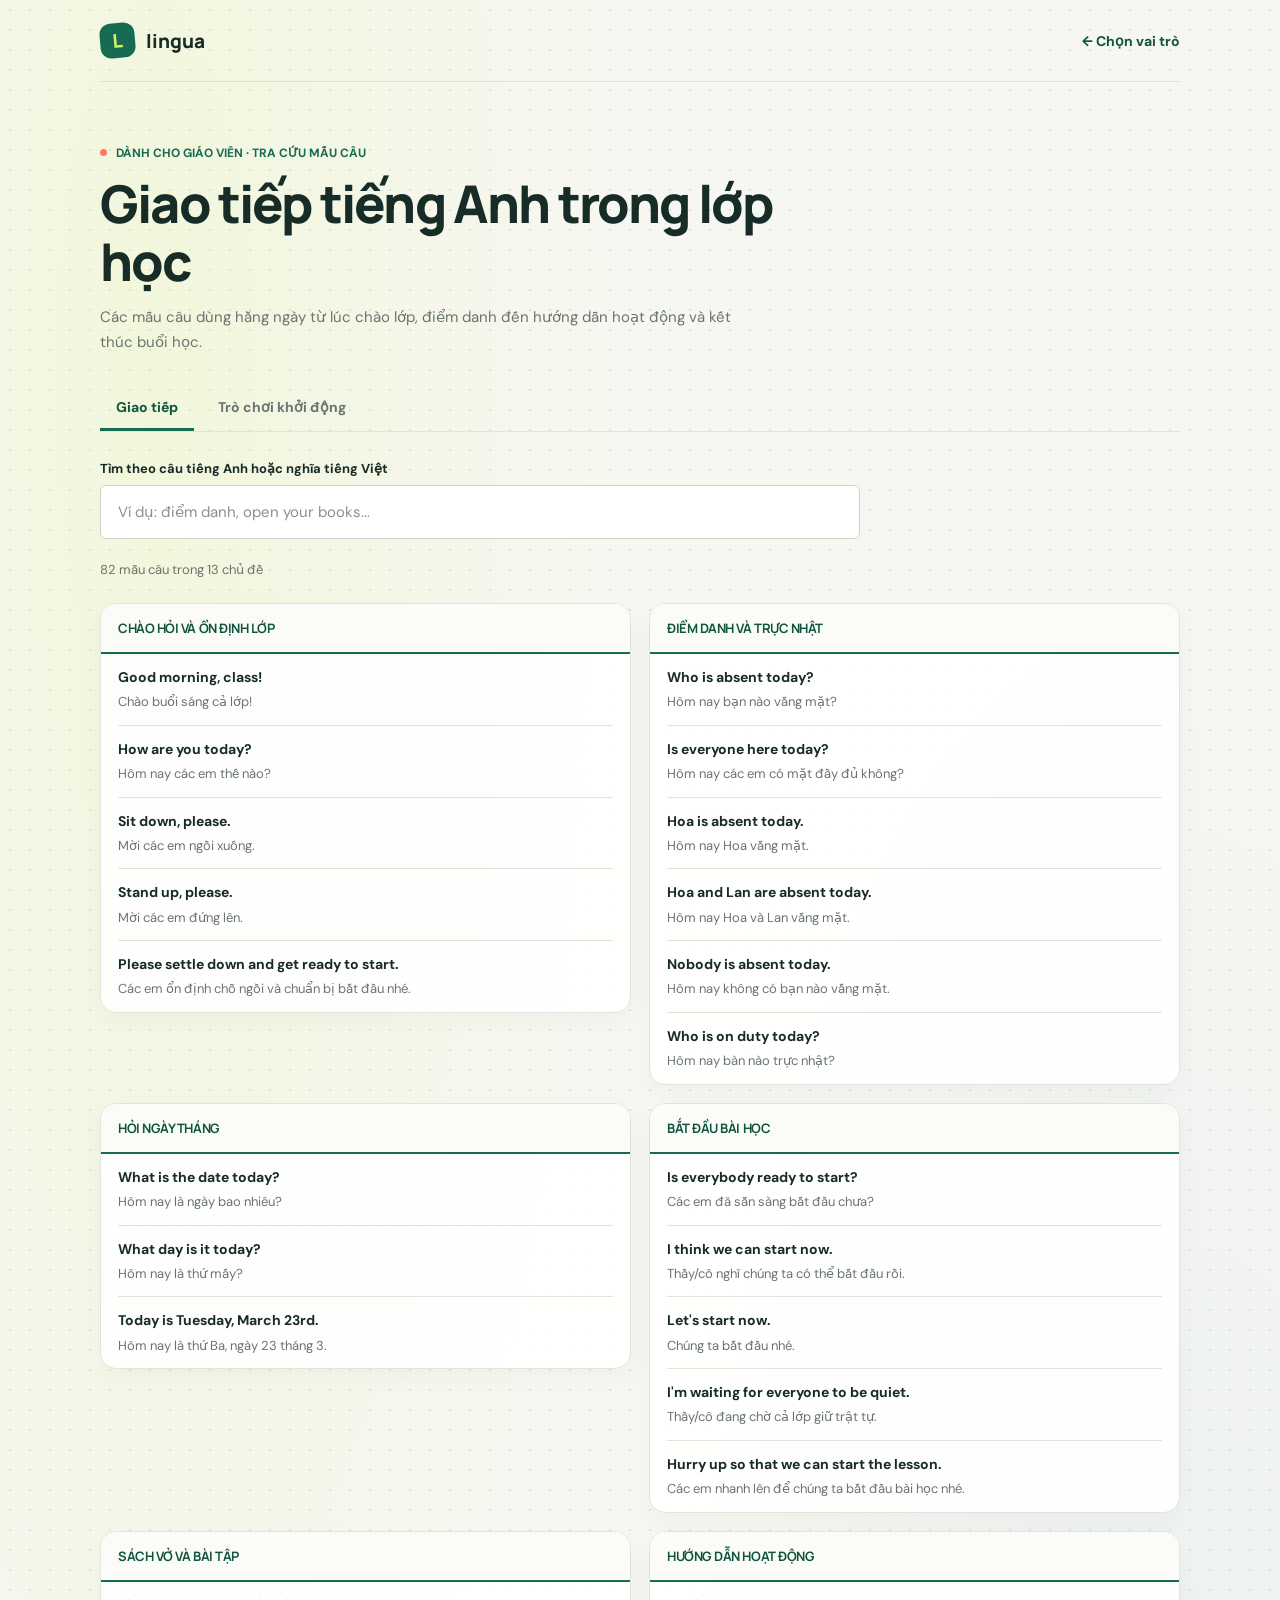
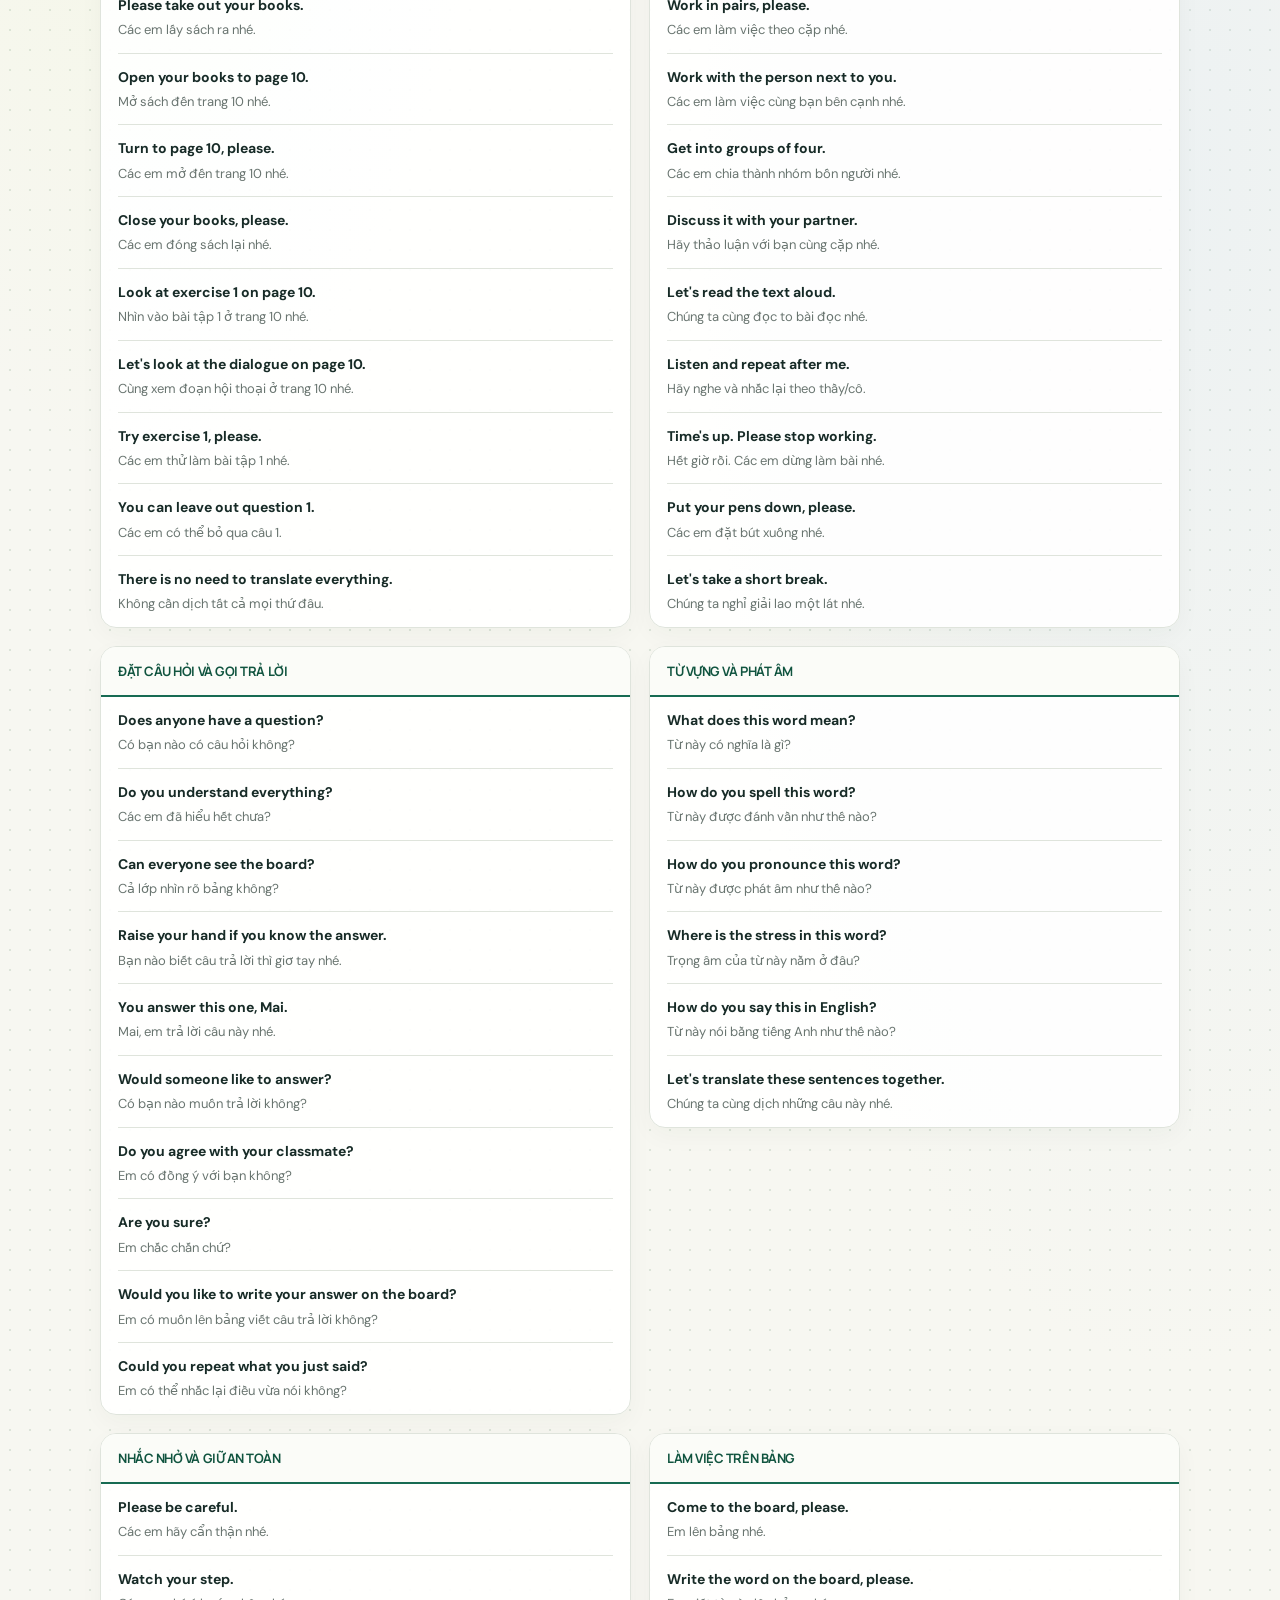
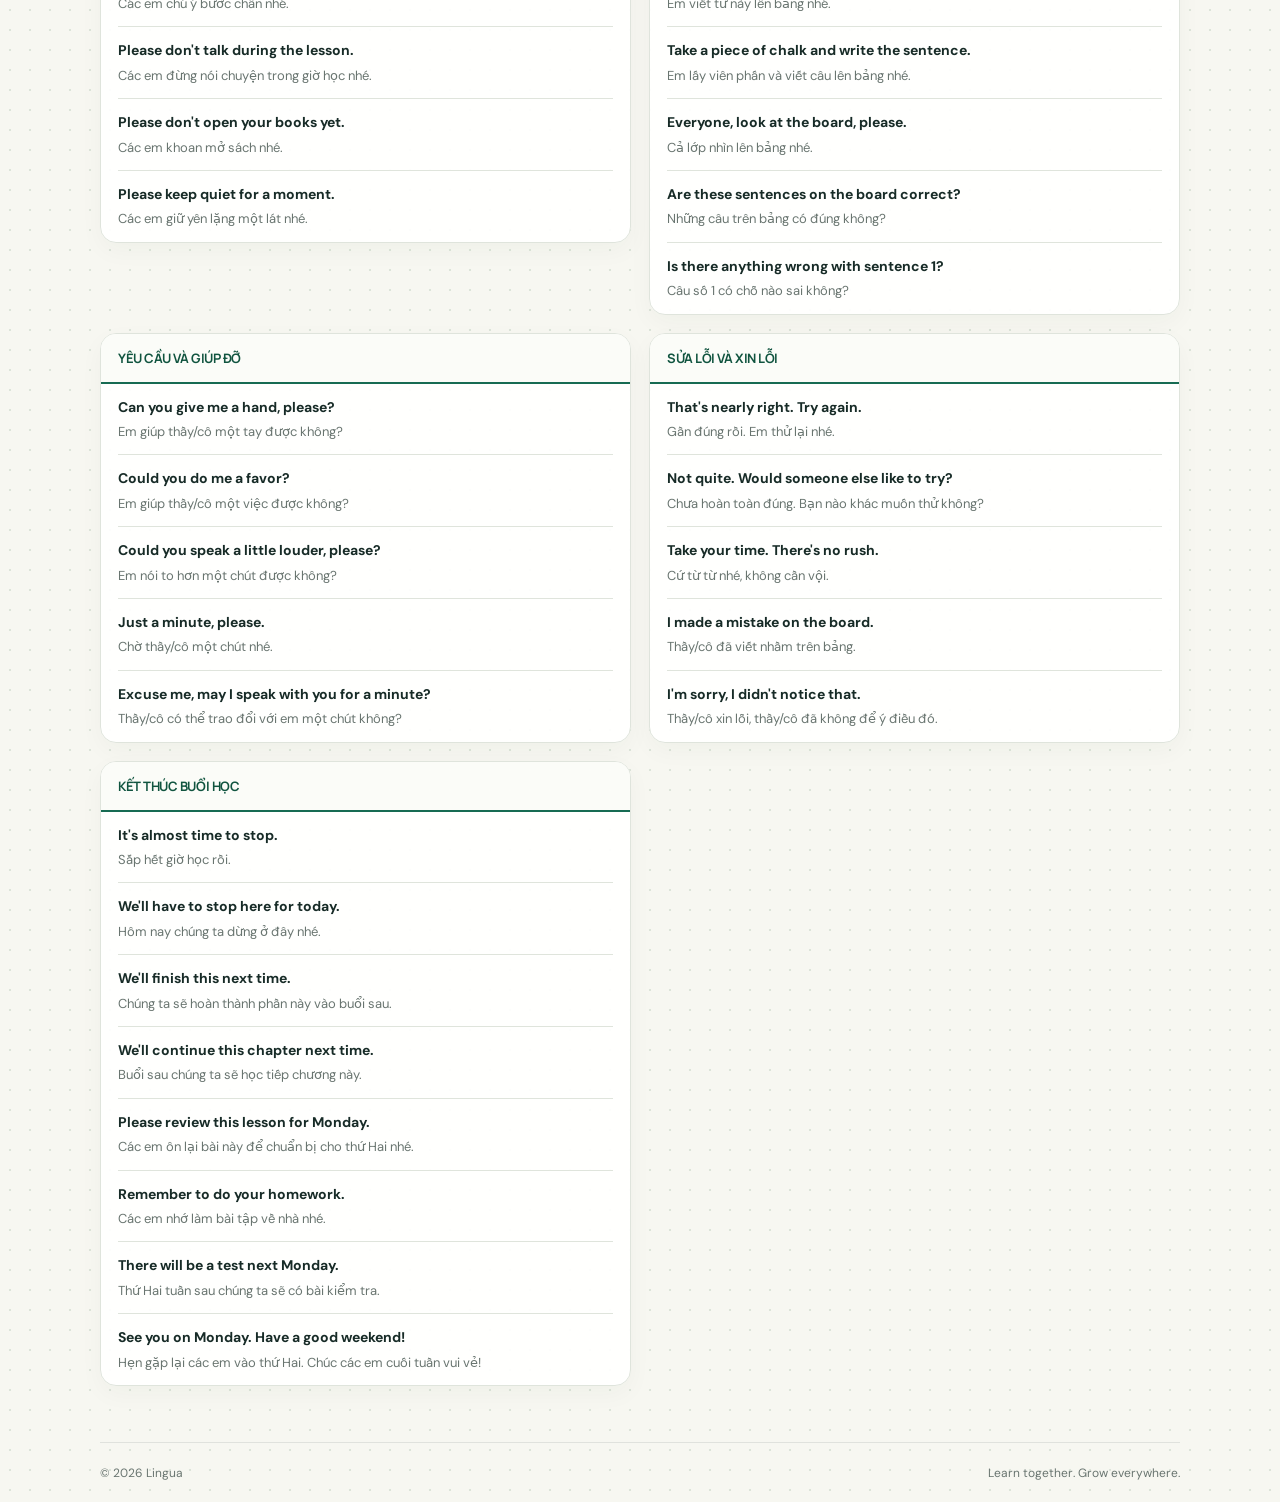
<file: teacher.html>
<!DOCTYPE html>
<html lang="vi">
<head>
  <meta charset="UTF-8">
  <meta name="viewport" content="width=device-width, initial-scale=1.0">
  <meta name="theme-color" content="#f7f7f1">
  <title>Giao tiếp tiếng Anh trong lớp học — Lingua</title>
  <link rel="preconnect" href="https://fonts.googleapis.com">
  <link rel="preconnect" href="https://fonts.gstatic.com" crossorigin>
  <link href="https://fonts.googleapis.com/css2?family=DM+Sans:wght@400;500;600;700&family=Manrope:wght@400;500;600;700;800&display=swap" rel="stylesheet">
  <style>
    :root {
      color-scheme: light;
      --paper: #f7f7f1;
      --ink: #172b27;
      --muted: #697570;
      --line: #dfe4dc;
      --green: #176b53;
      --green-dark: #10543f;
      --lime: #d7f36b;
      --coral: #ff795f;
      --white: #fff;
      font-family: "DM Sans", sans-serif;
    }

    * { box-sizing: border-box; }

    body {
      min-width: 320px;
      min-height: 100vh;
      margin: 0;
      color: var(--ink);
      background-color: var(--paper);
      background-image: radial-gradient(#dce4d9 0.8px, transparent 0.8px);
      background-size: 20px 20px;
    }

    a, button, input { font: inherit; }
    a:focus-visible, button:focus-visible, input:focus-visible { outline: 3px solid var(--coral); outline-offset: 3px; }
    .page-shell { width: min(1080px, calc(100% - 56px)); margin: 0 auto; }

    .topbar {
      height: 82px;
      display: flex;
      align-items: center;
      justify-content: space-between;
      border-bottom: 1px solid rgba(23, 43, 39, 0.1);
    }

    .brand {
      display: inline-flex;
      align-items: center;
      gap: 11px;
      color: var(--ink);
      font-family: "Manrope", sans-serif;
      font-size: 19px;
      font-weight: 800;
      text-decoration: none;
    }

    .brand-mark {
      width: 35px;
      height: 35px;
      display: grid;
      place-items: center;
      border-radius: 11px;
      background: var(--green);
      color: var(--lime);
      transform: rotate(-5deg);
    }

    .back-link { color: var(--green-dark); font-size: 14px; font-weight: 700; text-decoration: none; }
    .back-link:hover { text-decoration: underline; }
    main { padding: 58px 0 56px; }
    .intro { max-width: 720px; margin-bottom: 30px; animation: rise-in 500ms ease-out both; }

    .eyebrow {
      display: inline-flex;
      align-items: center;
      gap: 9px;
      margin: 0 0 14px;
      color: var(--green);
      font-size: 12px;
      font-weight: 700;
      text-transform: uppercase;
    }

    .eyebrow::before { width: 7px; height: 7px; border-radius: 50%; background: var(--coral); content: ""; }

    h1 {
      margin: 0;
      font-family: "Manrope", sans-serif;
      font-size: clamp(34px, 5vw, 52px);
      font-weight: 800;
      line-height: 1.12;
    }

    .intro-copy { max-width: 650px; margin: 14px 0 0; color: var(--muted); font-size: 15px; line-height: 1.7; }
    .section-tabs { display: flex; gap: 8px; margin: 0 0 28px; border-bottom: 1px solid var(--line); }

    .section-tab {
      min-height: 45px;
      padding: 0 16px;
      border: 0;
      border-bottom: 3px solid transparent;
      background: transparent;
      color: var(--muted);
      font-size: 14px;
      font-weight: 700;
      cursor: pointer;
    }

    .section-tab[aria-selected="true"] { border-bottom-color: var(--green); color: var(--green-dark); }
    .teaching-panel[hidden] { display: none; }
    .search-panel { position: relative; z-index: 2; max-width: 760px; margin: 0 0 22px; }
    .search-label { display: block; margin-bottom: 8px; color: var(--ink); font-size: 13px; font-weight: 700; }

    .search-input {
      width: 100%;
      min-height: 54px;
      padding: 0 17px;
      border: 1px solid #cbd5cc;
      border-radius: 6px;
      background: var(--white);
      color: var(--ink);
      font-size: 15px;
    }

    .search-input::placeholder { color: #87928c; }
    .search-input:focus { border-color: var(--green); outline-offset: 2px; }

    .search-suggestions {
      position: absolute;
      top: calc(100% + 5px);
      right: 0;
      left: 0;
      max-height: 360px;
      overflow-y: auto;
      margin: 0;
      padding: 5px;
      border: 1px solid var(--line);
      border-radius: 6px;
      background: var(--white);
      box-shadow: 0 16px 32px rgba(23, 43, 39, 0.12);
      list-style: none;
    }

    .search-suggestions[hidden] { display: none; }
    .suggestion-item { margin: 0; padding: 0; }

    .suggestion {
      width: 100%;
      display: grid;
      gap: 4px;
      padding: 11px 12px;
      border: 0;
      border-radius: 4px;
      background: transparent;
      color: var(--ink);
      text-align: left;
      cursor: pointer;
    }

    .suggestion:hover, .suggestion:focus-visible { background: #eff5eb; }
    .suggestion-english { font-size: 14px; font-weight: 700; }
    .suggestion-vietnamese { color: var(--muted); font-size: 13px; }
    .suggestion-empty { padding: 13px 12px; color: var(--muted); font-size: 14px; }
    .result-count { min-height: 20px; margin: 0 0 22px; color: var(--muted); font-size: 13px; }
    .lesson-groups { display: grid; grid-template-columns: repeat(2, minmax(0, 1fr)); gap: 18px; }

    .lesson-group {
      align-self: start;
      overflow: hidden;
      border: 1px solid var(--line);
      border-radius: 6px;
      background: rgba(255, 255, 255, 0.9);
      animation: rise-in 450ms ease-out both;
    }

    .lesson-group h2 {
      margin: 0;
      padding: 15px 17px;
      border-bottom: 2px solid var(--green);
      background: #fbfcf8;
      color: var(--green-dark);
      font-size: 13px;
      font-weight: 700;
    }

    .phrase-list { margin: 0; padding: 0 17px; list-style: none; }

    .phrase-row {
      display: grid;
      gap: 5px;
      padding: 13px 0;
      border-bottom: 1px solid var(--line);
      scroll-margin-top: 20px;
      transition: background 180ms ease;
    }

    .phrase-row:last-child { border-bottom: 0; }
    .phrase-row[hidden], .lesson-group[hidden] { display: none; }
    .phrase-english { font-size: 14px; font-weight: 700; line-height: 1.45; }
    .phrase-vietnamese { color: var(--muted); font-size: 13px; line-height: 1.5; }
    .phrase-row.is-highlighted { background: #eff5d9; }
    .empty-state { padding: 25px 0; color: var(--muted); font-size: 15px; }
    .empty-state[hidden] { display: none; }
    .resource-heading { margin: 0 0 17px; font-family: "Manrope", sans-serif; font-size: 23px; font-weight: 800; }
    .game-grid { display: grid; grid-template-columns: repeat(2, minmax(0, 1fr)); gap: 14px; }

    .game-card {
      padding: 18px;
      border: 1px solid var(--line);
      border-radius: 6px;
      background: rgba(255, 255, 255, 0.9);
    }

    .game-card h3 { margin: 0 0 13px; color: var(--green-dark); font-size: 14px; font-weight: 700; }
    .game-meta { margin: -5px 0 10px; color: var(--green); font-size: 12px; font-weight: 700; }
    .game-card p { margin: 0; color: var(--muted); font-size: 13px; line-height: 1.6; }
    .game-prompt { display: block; margin-top: 10px; color: var(--ink); font-size: 13px; font-weight: 600; }
    .game-link { display: inline-flex; margin-top: 15px; color: var(--green-dark); font-size: 13px; font-weight: 700; text-decoration: none; }
    .game-link:hover { text-decoration: underline; }

    footer {
      min-height: 60px;
      display: flex;
      align-items: center;
      justify-content: space-between;
      border-top: 1px solid rgba(23, 43, 39, 0.1);
      color: var(--muted);
      font-size: 12px;
    }

    @keyframes rise-in { from { opacity: 0; transform: translateY(10px); } to { opacity: 1; transform: translateY(0); } }

    @media (max-width: 700px) {
      .page-shell { width: min(100% - 36px, 540px); }
      .topbar { height: 72px; }
      main { padding: 43px 0 38px; }
      .lesson-groups { grid-template-columns: 1fr; gap: 12px; }
      .section-tabs { gap: 0; }
      .section-tab { flex: 1; padding: 0 8px; font-size: 13px; }
      .game-grid { grid-template-columns: 1fr; gap: 10px; }
      .search-suggestions { max-height: 300px; }
      footer { min-height: 56px; }
    }

    @media (prefers-reduced-motion: reduce) {
      *, *::before, *::after { animation-duration: 0.01ms !important; transition-duration: 0.01ms !important; }
    }
  </style>
  <link rel="stylesheet" href="shared.css">
</head>
<body>
  <div class="page-shell">
    <header class="topbar">
      <a class="brand" href="index.html" aria-label="Lingua, trang chủ">
        <span class="brand-mark" aria-hidden="true">L</span>
        <span>lingua</span>
      </a>
      <a class="back-link" href="index.html">← Chọn vai trò</a>
    </header>

    <main>
      <section class="intro" aria-labelledby="page-title">
        <p class="eyebrow">Dành cho giáo viên · Tra cứu mẫu câu</p>
        <h1 id="page-title">Giao tiếp tiếng Anh trong lớp học</h1>
        <p class="intro-copy">Các mẫu câu dùng hằng ngày từ lúc chào lớp, điểm danh đến hướng dẫn hoạt động và kết thúc buổi học.</p>
      </section>

      <div class="section-tabs" role="tablist" aria-label="Nội dung dành cho giáo viên">
        <button class="section-tab" id="communication-tab" type="button" role="tab" aria-selected="true" aria-controls="communication-panel">Giao tiếp</button>
        <button class="section-tab" id="resources-tab" type="button" role="tab" aria-selected="false" aria-controls="resources-panel" tabindex="-1">Trò chơi khởi động</button>
      </div>

      <section class="teaching-panel" id="communication-panel" role="tabpanel" aria-labelledby="communication-tab">
        <div class="search-panel" aria-label="Tìm kiếm mẫu câu">
          <label class="search-label" for="phrase-search">Tìm theo câu tiếng Anh hoặc nghĩa tiếng Việt</label>
          <input class="search-input" id="phrase-search" type="search" placeholder="Ví dụ: điểm danh, open your books..." autocomplete="off" aria-controls="search-suggestions">
          <ul class="search-suggestions" id="search-suggestions" role="listbox" aria-label="Gợi ý mẫu câu" hidden></ul>
        </div>
        <p class="result-count" id="result-count" aria-live="polite"></p>
        <div class="lesson-groups" id="lesson-groups"></div>
        <p class="empty-state" id="empty-state" hidden>Không tìm thấy mẫu câu phù hợp. Thử từ khóa khác nhé.</p>
      </section>

      <section class="teaching-panel" id="resources-panel" role="tabpanel" aria-labelledby="resources-tab" hidden>
        <h2 class="resource-heading">Trò chơi khởi động</h2>
        <div class="game-grid">
          <article class="game-card">
            <h3>Word Chain</h3>
            <p class="game-meta">3–5 phút · Cả lớp</p>
            <p>Nối từ tiếng Anh được từ điển xác nhận. Mỗi lượt bắt đầu bằng 1, 2 hoặc 3 chữ cái cuối của từ trước.</p>
            <span class="game-prompt">Chủ đề gợi ý: food, animals, school</span>
            <a class="game-link" href="word-chain.html">Chơi ngay →</a>
          </article>
          <article class="game-card">
            <h3>Guess the Picture</h3>
            <p class="game-meta">5 phút · Theo đội</p>
            <p>Cho xem một phần hình ảnh hoặc vẽ gợi ý lên bảng. Các đội đoán từ và đặt một câu với từ đó.</p>
            <span class="game-prompt">Mẫu câu: “Is it a ...?” · “I think it is a ...”</span>
            <a class="game-link" href="guess-the-picture.html">Chơi ngay →</a>
          </article>
          <article class="game-card">
            <h3>Act It Out!</h3>
            <p class="game-meta">5 phút · Đoán từ theo đội</p>
            <p>Một bạn diễn tả từ bí mật bằng hành động, không nói. Đồng đội đoán bằng tiếng Anh trước khi hết giờ!</p>
            <span class="game-prompt">Diễn tả: animals, actions, feelings</span>
            <a class="game-link" href="act-it-out.html">Chơi ngay →</a>
          </article>
          <article class="game-card">
            <h3>Quick Draw</h3>
            <p class="game-meta">3–5 phút · Theo đội</p>
            <p>Một học sinh bốc từ và vẽ nhanh lên bảng. Đồng đội đoán bằng tiếng Anh, không dùng tiếng Việt.</p>
            <span class="game-prompt">Chủ đề gợi ý: classroom objects, weather, actions</span>
            <a class="game-link" href="quick-draw.html">Chơi ngay →</a>
          </article>
        </div>
      </section>
    </main>

    <footer>
      <span>© 2026 Lingua</span>
      <span>Learn together. Grow everywhere.</span>
    </footer>
  </div>

  <script>
    const lessonGroups = [
      {
        title: "CHÀO HỎI VÀ ỔN ĐỊNH LỚP",
        phrases: [
          ["Good morning, class!", "Chào buổi sáng cả lớp!"],
          ["How are you today?", "Hôm nay các em thế nào?"],
          ["Sit down, please.", "Mời các em ngồi xuống."],
          ["Stand up, please.", "Mời các em đứng lên."],
          ["Please settle down and get ready to start.", "Các em ổn định chỗ ngồi và chuẩn bị bắt đầu nhé."]
        ]
      },
      {
        title: "ĐIỂM DANH VÀ TRỰC NHẬT",
        phrases: [
          ["Who is absent today?", "Hôm nay bạn nào vắng mặt?"],
          ["Is everyone here today?", "Hôm nay các em có mặt đầy đủ không?"],
          ["Hoa is absent today.", "Hôm nay Hoa vắng mặt."],
          ["Hoa and Lan are absent today.", "Hôm nay Hoa và Lan vắng mặt."],
          ["Nobody is absent today.", "Hôm nay không có bạn nào vắng mặt."],
          ["Who is on duty today?", "Hôm nay bàn nào trực nhật?"]
        ]
      },
      {
        title: "HỎI NGÀY THÁNG",
        phrases: [
          ["What is the date today?", "Hôm nay là ngày bao nhiêu?"],
          ["What day is it today?", "Hôm nay là thứ mấy?"],
          ["Today is Tuesday, March 23rd.", "Hôm nay là thứ Ba, ngày 23 tháng 3."]
        ]
      },
      {
        title: "BẮT ĐẦU BÀI HỌC",
        phrases: [
          ["Is everybody ready to start?", "Các em đã sẵn sàng bắt đầu chưa?"],
          ["I think we can start now.", "Thầy/cô nghĩ chúng ta có thể bắt đầu rồi."],
          ["Let's start now.", "Chúng ta bắt đầu nhé."],
          ["I'm waiting for everyone to be quiet.", "Thầy/cô đang chờ cả lớp giữ trật tự."],
          ["Hurry up so that we can start the lesson.", "Các em nhanh lên để chúng ta bắt đầu bài học nhé."]
        ]
      },
      {
        title: "SÁCH VỞ VÀ BÀI TẬP",
        phrases: [
          ["Please take out your books.", "Các em lấy sách ra nhé."],
          ["Open your books to page 10.", "Mở sách đến trang 10 nhé."],
          ["Turn to page 10, please.", "Các em mở đến trang 10 nhé."],
          ["Close your books, please.", "Các em đóng sách lại nhé."],
          ["Look at exercise 1 on page 10.", "Nhìn vào bài tập 1 ở trang 10 nhé."],
          ["Let's look at the dialogue on page 10.", "Cùng xem đoạn hội thoại ở trang 10 nhé."],
          ["Try exercise 1, please.", "Các em thử làm bài tập 1 nhé."],
          ["You can leave out question 1.", "Các em có thể bỏ qua câu 1."],
          ["There is no need to translate everything.", "Không cần dịch tất cả mọi thứ đâu."]
        ]
      },
      {
        title: "HƯỚNG DẪN HOẠT ĐỘNG",
        phrases: [
          ["Work in pairs, please.", "Các em làm việc theo cặp nhé."],
          ["Work with the person next to you.", "Các em làm việc cùng bạn bên cạnh nhé."],
          ["Get into groups of four.", "Các em chia thành nhóm bốn người nhé."],
          ["Discuss it with your partner.", "Hãy thảo luận với bạn cùng cặp nhé."],
          ["Let's read the text aloud.", "Chúng ta cùng đọc to bài đọc nhé."],
          ["Listen and repeat after me.", "Hãy nghe và nhắc lại theo thầy/cô."],
          ["Time's up. Please stop working.", "Hết giờ rồi. Các em dừng làm bài nhé."],
          ["Put your pens down, please.", "Các em đặt bút xuống nhé."],
          ["Let's take a short break.", "Chúng ta nghỉ giải lao một lát nhé."]
        ]
      },
      {
        title: "ĐẶT CÂU HỎI VÀ GỌI TRẢ LỜI",
        phrases: [
          ["Does anyone have a question?", "Có bạn nào có câu hỏi không?"],
          ["Do you understand everything?", "Các em đã hiểu hết chưa?"],
          ["Can everyone see the board?", "Cả lớp nhìn rõ bảng không?"],
          ["Raise your hand if you know the answer.", "Bạn nào biết câu trả lời thì giơ tay nhé."],
          ["You answer this one, Mai.", "Mai, em trả lời câu này nhé."],
          ["Would someone like to answer?", "Có bạn nào muốn trả lời không?"],
          ["Do you agree with your classmate?", "Em có đồng ý với bạn không?"],
          ["Are you sure?", "Em chắc chắn chứ?"],
          ["Would you like to write your answer on the board?", "Em có muốn lên bảng viết câu trả lời không?"],
          ["Could you repeat what you just said?", "Em có thể nhắc lại điều vừa nói không?"]
        ]
      },
      {
        title: "TỪ VỰNG VÀ PHÁT ÂM",
        phrases: [
          ["What does this word mean?", "Từ này có nghĩa là gì?"],
          ["How do you spell this word?", "Từ này được đánh vần như thế nào?"],
          ["How do you pronounce this word?", "Từ này được phát âm như thế nào?"],
          ["Where is the stress in this word?", "Trọng âm của từ này nằm ở đâu?"],
          ["How do you say this in English?", "Từ này nói bằng tiếng Anh như thế nào?"],
          ["Let's translate these sentences together.", "Chúng ta cùng dịch những câu này nhé."]
        ]
      },
      {
        title: "NHẮC NHỞ VÀ GIỮ AN TOÀN",
        phrases: [
          ["Please be careful.", "Các em hãy cẩn thận nhé."],
          ["Watch your step.", "Các em chú ý bước chân nhé."],
          ["Please don't talk during the lesson.", "Các em đừng nói chuyện trong giờ học nhé."],
          ["Please don't open your books yet.", "Các em khoan mở sách nhé."],
          ["Please keep quiet for a moment.", "Các em giữ yên lặng một lát nhé."]
        ]
      },
      {
        title: "LÀM VIỆC TRÊN BẢNG",
        phrases: [
          ["Come to the board, please.", "Em lên bảng nhé."],
          ["Write the word on the board, please.", "Em viết từ này lên bảng nhé."],
          ["Take a piece of chalk and write the sentence.", "Em lấy viên phấn và viết câu lên bảng nhé."],
          ["Everyone, look at the board, please.", "Cả lớp nhìn lên bảng nhé."],
          ["Are these sentences on the board correct?", "Những câu trên bảng có đúng không?"],
          ["Is there anything wrong with sentence 1?", "Câu số 1 có chỗ nào sai không?"]
        ]
      },
      {
        title: "YÊU CẦU VÀ GIÚP ĐỠ",
        phrases: [
          ["Can you give me a hand, please?", "Em giúp thầy/cô một tay được không?"],
          ["Could you do me a favor?", "Em giúp thầy/cô một việc được không?"],
          ["Could you speak a little louder, please?", "Em nói to hơn một chút được không?"],
          ["Just a minute, please.", "Chờ thầy/cô một chút nhé."],
          ["Excuse me, may I speak with you for a minute?", "Thầy/cô có thể trao đổi với em một chút không?"]
        ]
      },
      {
        title: "SỬA LỖI VÀ XIN LỖI",
        phrases: [
          ["That's nearly right. Try again.", "Gần đúng rồi. Em thử lại nhé."],
          ["Not quite. Would someone else like to try?", "Chưa hoàn toàn đúng. Bạn nào khác muốn thử không?"],
          ["Take your time. There's no rush.", "Cứ từ từ nhé, không cần vội."],
          ["I made a mistake on the board.", "Thầy/cô đã viết nhầm trên bảng."],
          ["I'm sorry, I didn't notice that.", "Thầy/cô xin lỗi, thầy/cô đã không để ý điều đó."]
        ]
      },
      {
        title: "KẾT THÚC BUỔI HỌC",
        phrases: [
          ["It's almost time to stop.", "Sắp hết giờ học rồi."],
          ["We'll have to stop here for today.", "Hôm nay chúng ta dừng ở đây nhé."],
          ["We'll finish this next time.", "Chúng ta sẽ hoàn thành phần này vào buổi sau."],
          ["We'll continue this chapter next time.", "Buổi sau chúng ta sẽ học tiếp chương này."],
          ["Please review this lesson for Monday.", "Các em ôn lại bài này để chuẩn bị cho thứ Hai nhé."],
          ["Remember to do your homework.", "Các em nhớ làm bài tập về nhà nhé."],
          ["There will be a test next Monday.", "Thứ Hai tuần sau chúng ta sẽ có bài kiểm tra."],
          ["See you on Monday. Have a good weekend!", "Hẹn gặp lại các em vào thứ Hai. Chúc các em cuối tuần vui vẻ!"]
        ]
      }
    ];

    const groupsContainer = document.querySelector("#lesson-groups");
    const searchInput = document.querySelector("#phrase-search");
    const suggestions = document.querySelector("#search-suggestions");
    const resultCount = document.querySelector("#result-count");
    const emptyState = document.querySelector("#empty-state");
    const sectionTabs = [...document.querySelectorAll(".section-tab")];
    const allPhrases = lessonGroups.flatMap((group) => group.phrases.map(([english, vietnamese]) => ({ group: group.title, english, vietnamese })));

    function normalize(value) {
      return value.normalize("NFD").replace(/[\u0300-\u036f]/g, "").replace(/đ/g, "d").replace(/Đ/g, "D").toLowerCase();
    }

    function renderLessons() {
      groupsContainer.replaceChildren(...lessonGroups.map((group) => {
        const section = document.createElement("section");
        section.className = "lesson-group";
        const heading = document.createElement("h2");
        heading.textContent = group.title;
        const list = document.createElement("ul");
        list.className = "phrase-list";

        group.phrases.forEach(([english, vietnamese]) => {
          const row = document.createElement("li");
          row.className = "phrase-row";
          row.dataset.search = normalize(`${english} ${vietnamese} ${group.title}`);
          const englishText = document.createElement("span");
          englishText.className = "phrase-english";
          englishText.textContent = english;
          const vietnameseText = document.createElement("span");
          vietnameseText.className = "phrase-vietnamese";
          vietnameseText.textContent = vietnamese;
          row.append(englishText, vietnameseText);
          list.append(row);
        });

        section.append(heading, list);
        return section;
      }));
    }

    function showSuggestions(matches) {
      suggestions.replaceChildren();
      if (matches.length === 0) {
        const empty = document.createElement("li");
        empty.className = "suggestion-empty";
        empty.textContent = "Không tìm thấy câu phù hợp.";
        suggestions.append(empty);
        suggestions.hidden = false;
        return;
      }

      matches.slice(0, 8).forEach((phrase) => {
        const item = document.createElement("li");
        item.className = "suggestion-item";
        const button = document.createElement("button");
        button.type = "button";
        button.className = "suggestion";
        button.setAttribute("role", "option");
        button.setAttribute("aria-selected", "false");
        const english = document.createElement("span");
        english.className = "suggestion-english";
        english.textContent = phrase.english;
        const vietnamese = document.createElement("span");
        vietnamese.className = "suggestion-vietnamese";
        vietnamese.textContent = phrase.vietnamese;
        button.append(english, vietnamese);
        button.addEventListener("click", () => {
          const row = [...document.querySelectorAll(".phrase-row")].find((entry) => entry.querySelector(".phrase-english").textContent === phrase.english);
          if (!row) return;
          row.scrollIntoView({ behavior: "smooth", block: "center" });
          row.classList.add("is-highlighted");
          window.setTimeout(() => row.classList.remove("is-highlighted"), 1800);
          suggestions.hidden = true;
        });
        item.append(button);
        suggestions.append(item);
      });
      suggestions.hidden = false;
    }

    function filterPhrases() {
      const query = normalize(searchInput.value.trim());
      const rows = [...document.querySelectorAll(".phrase-row")];
      const matches = allPhrases.filter((phrase) => normalize(`${phrase.english} ${phrase.vietnamese} ${phrase.group}`).includes(query));

      rows.forEach((row) => {
        row.hidden = Boolean(query) && !row.dataset.search.includes(query);
      });
      document.querySelectorAll(".lesson-group").forEach((group) => {
        group.hidden = !group.querySelector(".phrase-row:not([hidden])");
      });
      resultCount.textContent = query
        ? `Tìm thấy ${matches.length} / ${allPhrases.length} mẫu câu`
        : `${allPhrases.length} mẫu câu trong ${lessonGroups.length} chủ đề`;
      emptyState.hidden = matches.length > 0;

      if (query) showSuggestions(matches);
      else suggestions.hidden = true;
    }

    renderLessons();
    filterPhrases();
    sectionTabs.forEach((tab, index) => {
      tab.addEventListener("click", () => activateTab(tab));
      tab.addEventListener("keydown", (event) => {
        let nextIndex = index;
        if (event.key === "ArrowRight") nextIndex = (index + 1) % sectionTabs.length;
        if (event.key === "ArrowLeft") nextIndex = (index - 1 + sectionTabs.length) % sectionTabs.length;
        if (event.key === "Home") nextIndex = 0;
        if (event.key === "End") nextIndex = sectionTabs.length - 1;
        if (nextIndex !== index) {
          event.preventDefault();
          activateTab(sectionTabs[nextIndex]);
          sectionTabs[nextIndex].focus();
        }
      });
    });

    function activateTab(activeTab) {
      sectionTabs.forEach((tab) => {
        const isActive = tab === activeTab;
        tab.setAttribute("aria-selected", String(isActive));
        tab.tabIndex = isActive ? 0 : -1;
        document.querySelector(`#${tab.getAttribute("aria-controls")}`).hidden = !isActive;
      });
      suggestions.hidden = true;
    }

    searchInput.addEventListener("input", filterPhrases);
    searchInput.addEventListener("keydown", (event) => {
      if (event.key === "Escape") suggestions.hidden = true;
      if (event.key === "Enter") suggestions.querySelector("button")?.click();
    });
    document.addEventListener("click", (event) => {
      if (!event.target.closest(".search-panel")) suggestions.hidden = true;
    });
  </script>
</body>
</html>
</file>
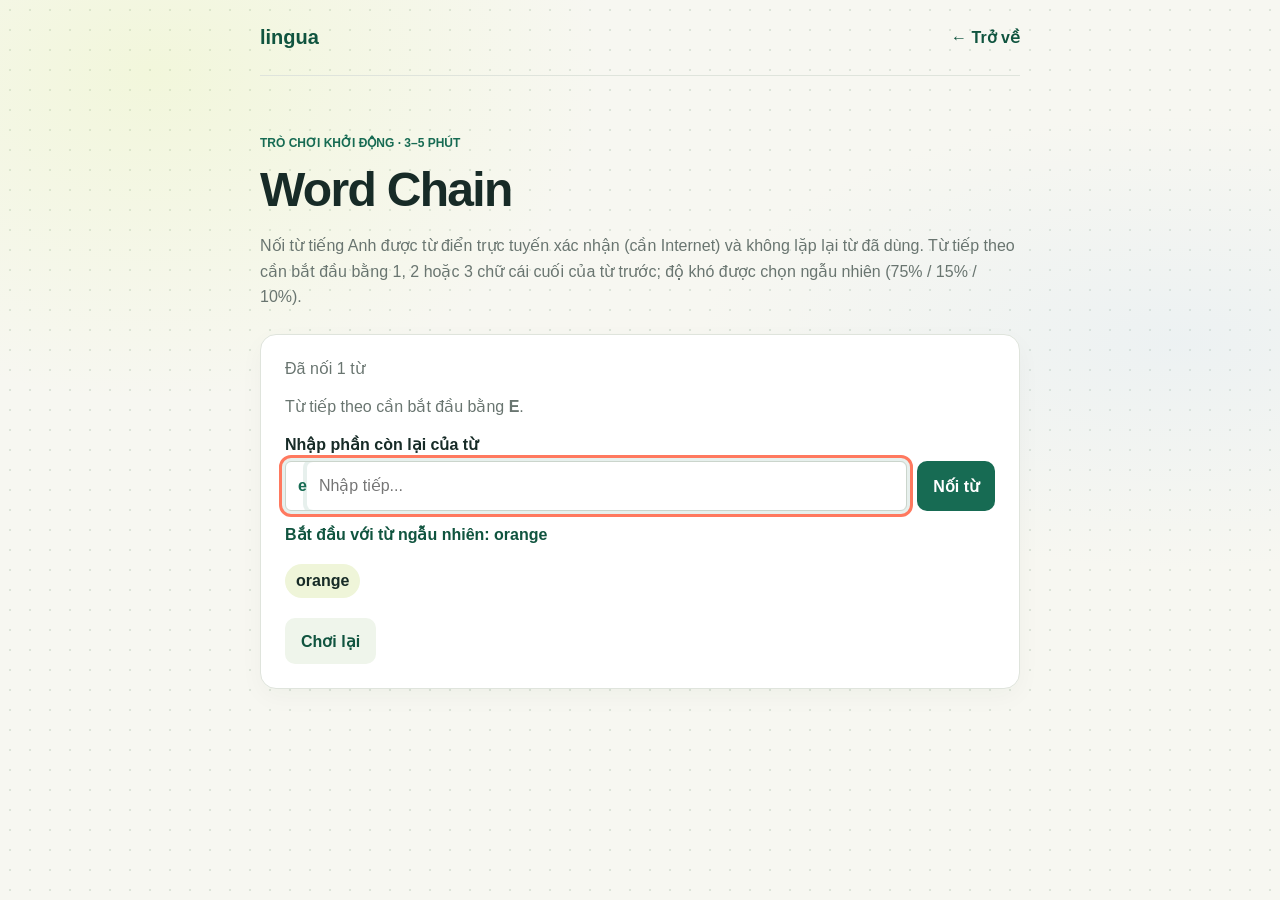
<file: word-chain.html>
<!DOCTYPE html>
<html lang="vi">
<head>
  <meta charset="UTF-8">
  <meta name="viewport" content="width=device-width, initial-scale=1">
  <meta name="theme-color" content="#f7f7f1">
  <title>Word Chain — Lingua</title>
  <style>
    :root { color-scheme: light; --paper:#f7f7f1; --ink:#172b27; --muted:#697570; --line:#dfe4dc; --green:#176b53; --dark:#10543f; --lime:#d7f36b; --white:#fff; font-family:"Segoe UI",Arial,sans-serif; }
    * { box-sizing:border-box; } body { min-width:320px; min-height:100vh; margin:0; color:var(--ink); background:var(--paper); }
    a,button,input,select { font:inherit; } :focus-visible { outline:3px solid #ff795f; outline-offset:3px; }
    .shell { width:min(760px,calc(100% - 36px)); margin:auto; } header { height:76px; display:flex; align-items:center; justify-content:space-between; border-bottom:1px solid var(--line); }
    .brand { color:var(--dark); font-size:20px; font-weight:800; text-decoration:none; } .back { color:var(--dark); font-weight:700; text-decoration:none; }
    main { padding:48px 0 56px; } .eyebrow { color:var(--green); font-size:12px; font-weight:700; text-transform:uppercase; }
    h1 { margin:8px 0 10px; font-size:clamp(34px,7vw,48px); } .intro,.muted { color:var(--muted); line-height:1.6; }
    .card { margin-top:24px; padding:24px; border:1px solid var(--line); border-radius:10px; background:var(--white); }
    label { display:block; margin-bottom:7px; font-weight:700; } .row { display:flex; gap:10px; } input,select { min-width:0; min-height:48px; padding:0 12px; border:1px solid #cbd5cc; border-radius:6px; background:white; color:var(--ink); }
    input { flex:1; } .word-entry { display:flex; flex:1; min-width:0; align-items:center; overflow:hidden; border:1px solid #cbd5cc; border-radius:6px; background:white; } .word-entry:focus-within { outline:3px solid #ff795f; outline-offset:3px; } .word-prefix { padding-left:12px; color:var(--green); font-weight:800; } .word-entry input { border:0; outline:0; } .word-entry input:focus-visible { outline:0; }
    button { min-height:46px; padding:0 16px; border:0; border-radius:6px; background:var(--green); color:white; font-weight:700; cursor:pointer; } button.secondary { background:#eff5eb; color:var(--dark); }
    .status { min-height:25px; margin:14px 0; color:var(--dark); font-weight:700; } .status.error { color:#b33d2c; } .chain { display:flex; flex-wrap:wrap; gap:8px; margin:0; padding:0; list-style:none; }
    .chain li { padding:8px 11px; border-radius:20px; background:#eff5d9; font-weight:700; } .score { margin:0 0 12px; color:var(--muted); }
    @media(max-width:520px) { .row { flex-direction:column; } .card { padding:18px; } }
  </style>
  <link rel="stylesheet" href="shared.css">
</head>
<body>
  <div class="shell">
    <header><a class="brand" href="index.html">lingua</a><a class="back" href="teacher.html">← Trở về</a></header>
    <main>
      <p class="eyebrow">Trò chơi khởi động · 3–5 phút</p>
      <h1>Word Chain</h1>
      <p class="intro">Nối từ tiếng Anh được từ điển trực tuyến xác nhận (cần Internet) và không lặp lại từ đã dùng. Từ tiếp theo cần bắt đầu bằng 1, 2 hoặc 3 chữ cái cuối của từ trước; độ khó được chọn ngẫu nhiên (75% / 15% / 10%).</p>
      <section class="card" aria-label="Trò chơi nối từ">
        <p class="score" id="score" aria-live="polite">Đang chọn từ bắt đầu...</p>
        <p class="muted" id="prompt">Vui lòng chờ một chút.</p>
        <form id="word-form" aria-busy="true">
          <label for="word-input">Nhập phần còn lại của từ</label>
          <div class="row"><div class="word-entry"><span class="word-prefix" id="word-prefix" aria-hidden="true"></span><input id="word-input" aria-label="Phần còn lại của từ" autocomplete="off" required disabled placeholder="Nhập tiếp..." pattern="[a-zA-Z]+" title="Chỉ nhập chữ cái còn lại của từ"></div><button type="submit" disabled>Nối từ</button></div>
        </form>
        <p class="status" id="status" role="status">Đang chọn từ bắt đầu ngẫu nhiên...</p>
        <ol class="chain" id="chain" aria-label="Các từ đã nối"></ol>
        <button class="secondary" id="reset" type="button" style="margin-top:20px">Chơi lại</button>
      </section>
    </main>
  </div>
  <script>
    const form = document.querySelector("#word-form");
    const input = document.querySelector("#word-input");
    const list = document.querySelector("#chain");
    const prompt = document.querySelector("#prompt");
    const status = document.querySelector("#status");
    const score = document.querySelector("#score");
    const submitButton = form.querySelector('button[type="submit"]');
    const resetButton = document.querySelector("#reset");
    const wordPrefix = document.querySelector("#word-prefix");
    const starterWords = ["apple", "bridge", "cloud", "dance", "earth", "flower", "garden", "happy", "island", "jungle", "kite", "lemon", "music", "night", "orange", "pencil", "queen", "river", "school", "tiger", "umbrella", "water", "yellow", "zebra"];
    const words = [];
    const clean = (word) => word.trim().toLocaleLowerCase("en").replace(/[^a-z]/g, "");

    function chooseLinkLength() {
      const chance = Math.random();
      if (chance < 0.75) return 1;
      if (chance < 0.9) return 2;
      return 3;
    }

    function setPrompt(suffix) {
      wordPrefix.textContent = suffix.toLowerCase();
      prompt.replaceChildren("Từ tiếp theo cần bắt đầu bằng ", Object.assign(document.createElement("strong"), {
        textContent: suffix.toUpperCase()
      }), ".");
    }

    function setGameReady(isReady) {
      input.disabled = !isReady;
      submitButton.disabled = !isReady;
      resetButton.disabled = !isReady;
      form.setAttribute("aria-busy", String(!isReady));
    }

    async function isDictionaryWord(word) {
      const response = await fetch(`https://api.dictionaryapi.dev/api/v2/entries/en/${encodeURIComponent(word)}`);
      if (response.status === 404) return false;
      if (!response.ok) throw new Error(`Từ điển phản hồi lỗi (${response.status}).`);
      const entries = await response.json();
      return Array.isArray(entries) && entries.length > 0;
    }

    async function startGame() {
      setGameReady(false);
      score.textContent = "Đang chọn từ bắt đầu...";
      status.textContent = "Đang chọn từ bắt đầu ngẫu nhiên...";
      status.classList.remove("error");
      prompt.textContent = "Vui lòng chờ một chút.";
      words.length = 0;
      list.replaceChildren();

      const starter = starterWords[Math.floor(Math.random() * starterWords.length)];
      words.push(starter);
      list.append(Object.assign(document.createElement("li"), { textContent: starter }));
      setPrompt(starter.slice(-chooseLinkLength()));
      score.textContent = `Đã nối ${words.length} từ`;
      status.textContent = `Bắt đầu với từ ngẫu nhiên: ${starter}`;
      setGameReady(true);
      input.focus();
    }

    form.addEventListener("submit", async (event) => {
      event.preventDefault();
      const raw = input.value.trim();
      const requiredPrefix = wordPrefix.textContent;
      const word = clean(`${requiredPrefix}${raw}`);
      let error = "";
      if (!raw) error = "Hãy nhập phần còn lại của từ.";
      else if (!/^[a-z]+$/i.test(raw)) error = "Mỗi lượt chỉ nhập một từ tiếng Anh.";
      else if (words.includes(word)) error = "Từ này đã được dùng rồi. Hãy nghĩ từ khác!";
      if (error) {
        status.textContent = error;
        status.classList.add("error");
        input.select();
        return;
      }

      setGameReady(false);
      status.textContent = "Đang kiểm tra từ điển...";
      status.classList.remove("error");
      try {
        if (!await isDictionaryWord(word)) {
          status.textContent = "Từ này không có trong từ điển. Hãy thử một từ tiếng Anh khác!";
          status.classList.add("error");
          input.select();
          return;
        }
      } catch (error) {
        status.textContent = error instanceof TypeError
          ? "Không thể kết nối từ điển. Hãy kiểm tra kết nối Internet rồi thử lại."
          : `Không thể kiểm tra từ lúc này. ${error.message}`;
        status.classList.add("error");
        return;
      } finally {
        setGameReady(true);
      }

      words.push(word);
      const item = document.createElement("li");
      item.textContent = word;
      list.append(item);
      const suffix = word.slice(-chooseLinkLength());
      setPrompt(suffix);
      status.textContent = `Tốt lắm! Từ tiếp theo bắt đầu bằng ${suffix.toUpperCase()}.`;
      status.classList.remove("error");
      score.textContent = `Đã nối ${words.length} từ`;
      input.value = "";
      input.focus();
    });
    resetButton.addEventListener("click", () => {
      input.value = "";
      startGame();
    });
    startGame();
  </script>
</body>
</html>
</file>
<file: shared.css>
:root {
  --motion-ease: cubic-bezier(0.2, 0.75, 0.25, 1);
}

html {
  scroll-behavior: smooth;
}

body {
  font-family: "DM Sans", "Segoe UI", Arial, sans-serif;
  background-color: var(--paper);
  background-image:
    radial-gradient(ellipse at 12% 8%, rgba(215, 243, 107, 0.16), transparent 28rem),
    radial-gradient(ellipse at 92% 38%, rgba(190, 216, 248, 0.18), transparent 30rem),
    radial-gradient(#dce4d9 0.8px, transparent 0.8px);
  background-size: auto, auto, 20px 20px;
}

h1,
h2,
h3 {
  font-family: "Manrope", "DM Sans", "Segoe UI", sans-serif;
  letter-spacing: -0.035em;
}

a,
button,
input,
select {
  -webkit-tap-highlight-color: transparent;
}

a:not(.role-card):not(.brand):not(.brand-mark):not(.game-link):not(.back):not(.back-link):hover {
  color: var(--green-dark, var(--dark));
}

:where(.topbar, header) {
  border-color: rgba(23, 43, 39, 0.13);
}

.brand-mark {
  transition: transform 220ms var(--motion-ease), box-shadow 220ms var(--motion-ease);
}

.brand:hover .brand-mark {
  box-shadow: 0 6px 16px rgba(23, 107, 83, 0.2);
  transform: rotate(0) scale(1.06);
}

.card,
.role-card,
.lesson-group,
.game-card,
.table-wrap {
  border-radius: 16px;
  box-shadow: 0 8px 24px rgba(23, 43, 39, 0.035);
  transition:
    border-color 220ms var(--motion-ease),
    box-shadow 220ms var(--motion-ease),
    transform 220ms var(--motion-ease);
}

.card:hover,
.role-card:hover,
.lesson-group:hover,
.game-card:hover {
  border-color: #b7cfc0;
  box-shadow: 0 16px 38px rgba(23, 43, 39, 0.09);
  transform: translateY(-3px);
}

.role-card[aria-pressed="true"] {
  border-color: var(--green);
}

.role-art {
  transition: transform 260ms var(--motion-ease);
}

.role-card:hover .role-art {
  transform: scale(1.07) rotate(4deg);
}

button:not(.section-tab):not(.role-card) {
  border-radius: 10px;
  transition:
    background-color 180ms ease,
    box-shadow 180ms ease,
    transform 180ms var(--motion-ease);
}

button:not(.section-tab):not(.role-card):hover:not(:disabled) {
  box-shadow: 0 7px 18px rgba(23, 107, 83, 0.18);
  transform: translateY(-2px);
}

button:not(.section-tab):not(.role-card):active:not(:disabled) {
  box-shadow: none;
  transform: translateY(0) scale(0.98);
}

button:disabled {
  cursor: not-allowed;
}

input,
select,
.word-entry {
  transition:
    border-color 180ms ease,
    box-shadow 180ms ease,
    background-color 180ms ease;
}

input:focus,
select:focus {
  border-color: var(--green);
  box-shadow: 0 0 0 4px rgba(23, 107, 83, 0.1);
}

.word-entry:focus-within {
  box-shadow: 0 0 0 4px rgba(23, 107, 83, 0.1);
}

.section-tab {
  transition: color 180ms ease, border-color 180ms ease, background-color 180ms ease;
}

.section-tab:hover:not([aria-selected="true"]) {
  background: rgba(255, 255, 255, 0.55);
  color: var(--green-dark);
}

.phrase-row {
  transition: background-color 180ms ease, padding 180ms ease;
}

.phrase-row:hover {
  padding-right: 8px;
  padding-left: 8px;
  background: rgba(239, 245, 235, 0.65);
}

.game-link {
  transition: color 180ms ease, gap 180ms ease;
}

.game-link:hover {
  gap: 5px;
}

.picture,
.word,
.word-card {
  transition:
    background-color 220ms ease,
    color 220ms ease,
    filter 220ms ease,
    transform 220ms var(--motion-ease);
}

.picture:hover,
.word:not(.is-hidden):hover,
.word-card:hover {
  transform: scale(1.01);
}

.team {
  transition: border-color 180ms ease, background-color 180ms ease;
}

.team:focus-within {
  border-color: #a9cabb;
  background: #fbfcf8;
}

.chain li {
  transition: background-color 180ms ease, transform 180ms var(--motion-ease);
}

.chain li:hover {
  background: var(--lime, #d7f36b);
  transform: translateY(-2px);
}

.table-wrap tbody tr {
  transition: background-color 160ms ease;
}

.table-wrap tbody tr:hover {
  background: rgba(239, 245, 235, 0.7);
}

.lesson-preview {
  animation: shared-enter 450ms var(--motion-ease) both;
}

@keyframes shared-enter {
  from {
    opacity: 0;
    transform: translateY(10px);
  }
  to {
    opacity: 1;
    transform: translateY(0);
  }
}

@media (prefers-reduced-motion: reduce) {
  html {
    scroll-behavior: auto;
  }

  *,
  *::before,
  *::after {
    animation-duration: 0.01ms !important;
    animation-iteration-count: 1 !important;
    transition-duration: 0.01ms !important;
  }
}
</file>
